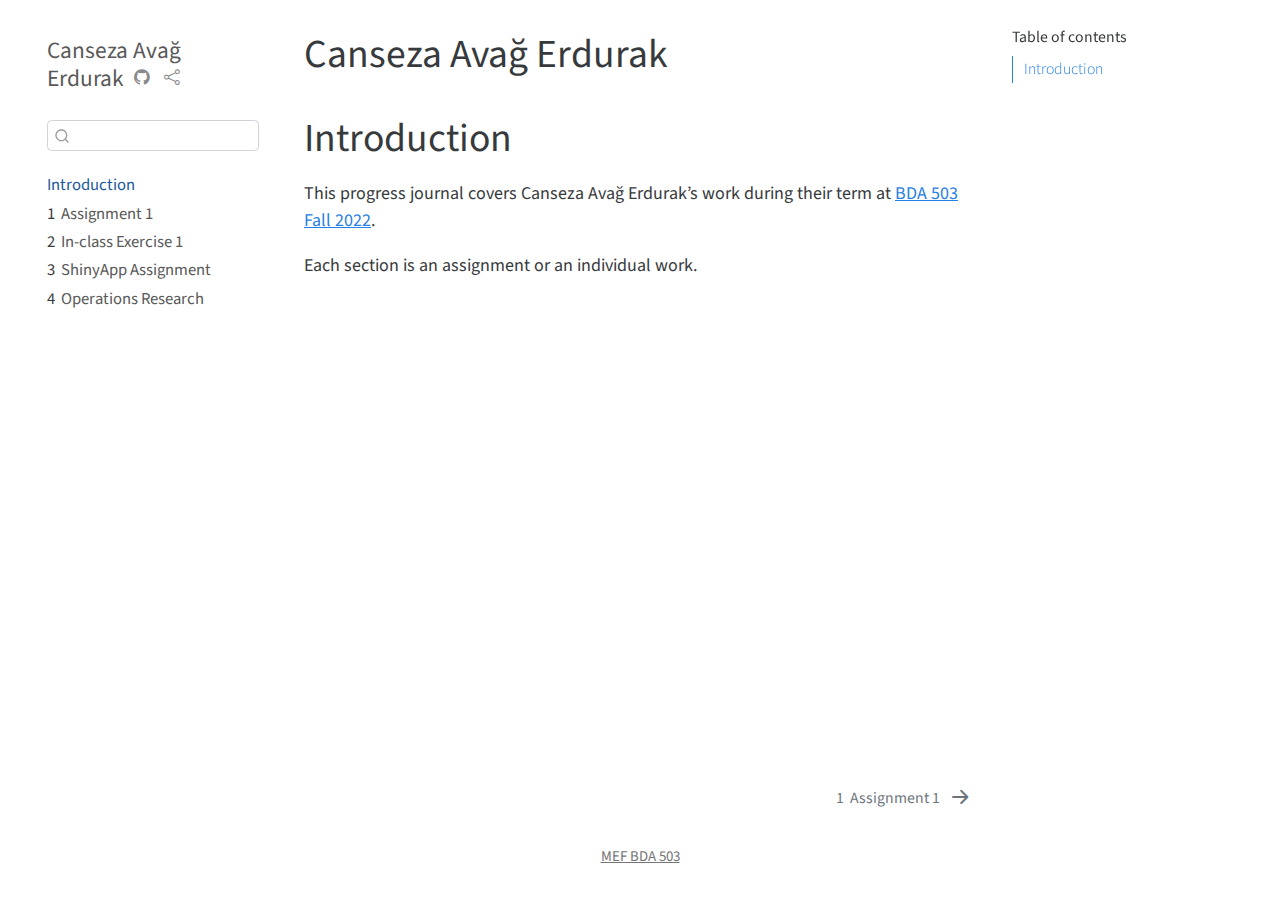
<file: docs/index.html>
<!DOCTYPE html>
<html xmlns="http://www.w3.org/1999/xhtml" lang="en" xml:lang="en"><head>

<meta charset="utf-8">
<meta name="generator" content="quarto-1.1.251">

<meta name="viewport" content="width=device-width, initial-scale=1.0, user-scalable=yes">


<title>Canseza Avağ Erdurak</title>
<style>
code{white-space: pre-wrap;}
span.smallcaps{font-variant: small-caps;}
div.columns{display: flex; gap: min(4vw, 1.5em);}
div.column{flex: auto; overflow-x: auto;}
div.hanging-indent{margin-left: 1.5em; text-indent: -1.5em;}
ul.task-list{list-style: none;}
ul.task-list li input[type="checkbox"] {
  width: 0.8em;
  margin: 0 0.8em 0.2em -1.6em;
  vertical-align: middle;
}
</style>


<script src="site_libs/quarto-nav/quarto-nav.js"></script>
<script src="site_libs/quarto-nav/headroom.min.js"></script>
<script src="site_libs/clipboard/clipboard.min.js"></script>
<script src="site_libs/quarto-search/autocomplete.umd.js"></script>
<script src="site_libs/quarto-search/fuse.min.js"></script>
<script src="site_libs/quarto-search/quarto-search.js"></script>
<meta name="quarto:offset" content="./">
<link href="./assignment1.html" rel="next">
<script src="site_libs/quarto-html/quarto.js"></script>
<script src="site_libs/quarto-html/popper.min.js"></script>
<script src="site_libs/quarto-html/tippy.umd.min.js"></script>
<script src="site_libs/quarto-html/anchor.min.js"></script>
<link href="site_libs/quarto-html/tippy.css" rel="stylesheet">
<link href="site_libs/quarto-html/quarto-syntax-highlighting.css" rel="stylesheet" id="quarto-text-highlighting-styles">
<script src="site_libs/bootstrap/bootstrap.min.js"></script>
<link href="site_libs/bootstrap/bootstrap-icons.css" rel="stylesheet">
<link href="site_libs/bootstrap/bootstrap.min.css" rel="stylesheet" id="quarto-bootstrap" data-mode="light">
<script id="quarto-search-options" type="application/json">{
  "location": "sidebar",
  "copy-button": false,
  "collapse-after": 3,
  "panel-placement": "start",
  "type": "textbox",
  "limit": 20,
  "language": {
    "search-no-results-text": "No results",
    "search-matching-documents-text": "matching documents",
    "search-copy-link-title": "Copy link to search",
    "search-hide-matches-text": "Hide additional matches",
    "search-more-match-text": "more match in this document",
    "search-more-matches-text": "more matches in this document",
    "search-clear-button-title": "Clear",
    "search-detached-cancel-button-title": "Cancel",
    "search-submit-button-title": "Submit"
  }
}</script>


</head>

<body class="nav-sidebar floating">

<div id="quarto-search-results"></div>
  <header id="quarto-header" class="headroom fixed-top">
  <nav class="quarto-secondary-nav" data-bs-toggle="collapse" data-bs-target="#quarto-sidebar" aria-controls="quarto-sidebar" aria-expanded="false" aria-label="Toggle sidebar navigation" onclick="if (window.quartoToggleHeadroom) { window.quartoToggleHeadroom(); }">
    <div class="container-fluid d-flex justify-content-between">
      <h1 class="quarto-secondary-nav-title">Canseza Avağ Erdurak</h1>
      <button type="button" class="quarto-btn-toggle btn" aria-label="Show secondary navigation">
        <i class="bi bi-chevron-right"></i>
      </button>
    </div>
  </nav>
</header>
<!-- content -->
<div id="quarto-content" class="quarto-container page-columns page-rows-contents page-layout-article">
<!-- sidebar -->
  <nav id="quarto-sidebar" class="sidebar collapse sidebar-navigation floating overflow-auto">
    <div class="pt-lg-2 mt-2 text-left sidebar-header">
    <div class="sidebar-title mb-0 py-0">
      <a href="./">Canseza Avağ Erdurak</a> 
        <div class="sidebar-tools-main">
    <a href="https://github.com/pjournal/mef06-avagcanseza" title="Source Code" class="sidebar-tool px-1"><i class="bi bi-github"></i></a>
    <a href="" title="Share" id="sidebar-tool-dropdown-0" class="sidebar-tool dropdown-toggle px-1" data-bs-toggle="dropdown" aria-expanded="false"><i class="bi bi-share"></i></a>
    <ul class="dropdown-menu" aria-labelledby="sidebar-tool-dropdown-0">
        <li>
          <a class="dropdown-item sidebar-tools-main-item" href="https://twitter.com/intent/tweet?url=|url|">
            <i class="bi bi-bi-twitter pe-1"></i>
          Twitter
          </a>
        </li>
        <li>
          <a class="dropdown-item sidebar-tools-main-item" href="https://www.facebook.com/sharer/sharer.php?u=|url|">
            <i class="bi bi-bi-facebook pe-1"></i>
          Facebook
          </a>
        </li>
    </ul>
</div>
    </div>
      </div>
      <div class="mt-2 flex-shrink-0 align-items-center">
        <div class="sidebar-search">
        <div id="quarto-search" class="" title="Search"></div>
        </div>
      </div>
    <div class="sidebar-menu-container"> 
    <ul class="list-unstyled mt-1">
        <li class="sidebar-item">
  <div class="sidebar-item-container"> 
  <a href="./index.html" class="sidebar-item-text sidebar-link active">Introduction</a>
  </div>
</li>
        <li class="sidebar-item">
  <div class="sidebar-item-container"> 
  <a href="./assignment1.html" class="sidebar-item-text sidebar-link"><span class="chapter-number">1</span>&nbsp; <span class="chapter-title">Assignment 1</span></a>
  </div>
</li>
        <li class="sidebar-item">
  <div class="sidebar-item-container"> 
  <a href="./inclass_exercise1.html" class="sidebar-item-text sidebar-link"><span class="chapter-number">2</span>&nbsp; <span class="chapter-title">In-class Exercise 1</span></a>
  </div>
</li>
        <li class="sidebar-item">
  <div class="sidebar-item-container"> 
  <a href="./assignment3.html" class="sidebar-item-text sidebar-link"><span class="chapter-number">3</span>&nbsp; <span class="chapter-title">ShinyApp Assignment</span></a>
  </div>
</li>
        <li class="sidebar-item">
  <div class="sidebar-item-container"> 
  <a href="./assignment4.html" class="sidebar-item-text sidebar-link"><span class="chapter-number">4</span>&nbsp; <span class="chapter-title">Operations Research</span></a>
  </div>
</li>
    </ul>
    </div>
</nav>
<!-- margin-sidebar -->
    <div id="quarto-margin-sidebar" class="sidebar margin-sidebar">
        <nav id="TOC" role="doc-toc" class="toc-active">
    <h2 id="toc-title">Table of contents</h2>
   
  <ul>
  <li><a href="#introduction" id="toc-introduction" class="nav-link active" data-scroll-target="#introduction">Introduction</a></li>
  </ul>
</nav>
    </div>
<!-- main -->
<main class="content" id="quarto-document-content">

<header id="title-block-header" class="quarto-title-block default">
<div class="quarto-title">
<h1 class="title d-none d-lg-block">Canseza Avağ Erdurak</h1>
</div>



<div class="quarto-title-meta">

    
    
  </div>
  

</header>

<section id="introduction" class="level1 unnumbered">
<h1 class="unnumbered">Introduction</h1>
<!-- DO NOT TOUCH THIS PART EXCEPT FILLING YOUR OR YOUR GROUP's NAME -->
<p>This progress journal covers Canseza Avağ Erdurak’s work during their term at <a href="https://mef-bda503.github.io/fall22/">BDA 503 Fall 2022</a>.</p>
<p>Each section is an assignment or an individual work.</p>
<!-- IF THIS IS A GROUP UNCOMMENT BELOW -->
<!-- # Group Members

+ [Member 1](Member 1's Progress Journal URL with https://)  
+ [Member 2](Member 2's Progress Journal URL with https://)
+ [Member 3](Member 3's Progress Journal URL with https://)

# Group Project Details

Our group project is [PROJECT NAME]. [SHORT DESCRIPTION] -->


</section>

</main> <!-- /main -->
<script id="quarto-html-after-body" type="application/javascript">
window.document.addEventListener("DOMContentLoaded", function (event) {
  const toggleBodyColorMode = (bsSheetEl) => {
    const mode = bsSheetEl.getAttribute("data-mode");
    const bodyEl = window.document.querySelector("body");
    if (mode === "dark") {
      bodyEl.classList.add("quarto-dark");
      bodyEl.classList.remove("quarto-light");
    } else {
      bodyEl.classList.add("quarto-light");
      bodyEl.classList.remove("quarto-dark");
    }
  }
  const toggleBodyColorPrimary = () => {
    const bsSheetEl = window.document.querySelector("link#quarto-bootstrap");
    if (bsSheetEl) {
      toggleBodyColorMode(bsSheetEl);
    }
  }
  toggleBodyColorPrimary();  
  const icon = "";
  const anchorJS = new window.AnchorJS();
  anchorJS.options = {
    placement: 'right',
    icon: icon
  };
  anchorJS.add('.anchored');
  const clipboard = new window.ClipboardJS('.code-copy-button', {
    target: function(trigger) {
      return trigger.previousElementSibling;
    }
  });
  clipboard.on('success', function(e) {
    // button target
    const button = e.trigger;
    // don't keep focus
    button.blur();
    // flash "checked"
    button.classList.add('code-copy-button-checked');
    var currentTitle = button.getAttribute("title");
    button.setAttribute("title", "Copied!");
    setTimeout(function() {
      button.setAttribute("title", currentTitle);
      button.classList.remove('code-copy-button-checked');
    }, 1000);
    // clear code selection
    e.clearSelection();
  });
  function tippyHover(el, contentFn) {
    const config = {
      allowHTML: true,
      content: contentFn,
      maxWidth: 500,
      delay: 100,
      arrow: false,
      appendTo: function(el) {
          return el.parentElement;
      },
      interactive: true,
      interactiveBorder: 10,
      theme: 'quarto',
      placement: 'bottom-start'
    };
    window.tippy(el, config); 
  }
  const noterefs = window.document.querySelectorAll('a[role="doc-noteref"]');
  for (var i=0; i<noterefs.length; i++) {
    const ref = noterefs[i];
    tippyHover(ref, function() {
      // use id or data attribute instead here
      let href = ref.getAttribute('data-footnote-href') || ref.getAttribute('href');
      try { href = new URL(href).hash; } catch {}
      const id = href.replace(/^#\/?/, "");
      const note = window.document.getElementById(id);
      return note.innerHTML;
    });
  }
  var bibliorefs = window.document.querySelectorAll('a[role="doc-biblioref"]');
  for (var i=0; i<bibliorefs.length; i++) {
    const ref = bibliorefs[i];
    const cites = ref.parentNode.getAttribute('data-cites').split(' ');
    tippyHover(ref, function() {
      var popup = window.document.createElement('div');
      cites.forEach(function(cite) {
        var citeDiv = window.document.createElement('div');
        citeDiv.classList.add('hanging-indent');
        citeDiv.classList.add('csl-entry');
        var biblioDiv = window.document.getElementById('ref-' + cite);
        if (biblioDiv) {
          citeDiv.innerHTML = biblioDiv.innerHTML;
        }
        popup.appendChild(citeDiv);
      });
      return popup.innerHTML;
    });
  }
});
</script>
<nav class="page-navigation">
  <div class="nav-page nav-page-previous">
  </div>
  <div class="nav-page nav-page-next">
      <a href="./assignment1.html" class="pagination-link">
        <span class="nav-page-text"><span class="chapter-number">1</span>&nbsp; <span class="chapter-title">Assignment 1</span></span> <i class="bi bi-arrow-right-short"></i>
      </a>
  </div>
</nav>
</div> <!-- /content -->
<footer class="footer">
  <div class="nav-footer">
      <div class="nav-footer-center"><a href="https://mef-bda503.github.io">MEF BDA 503</a></div>
  </div>
</footer>



</body></html>
</file>
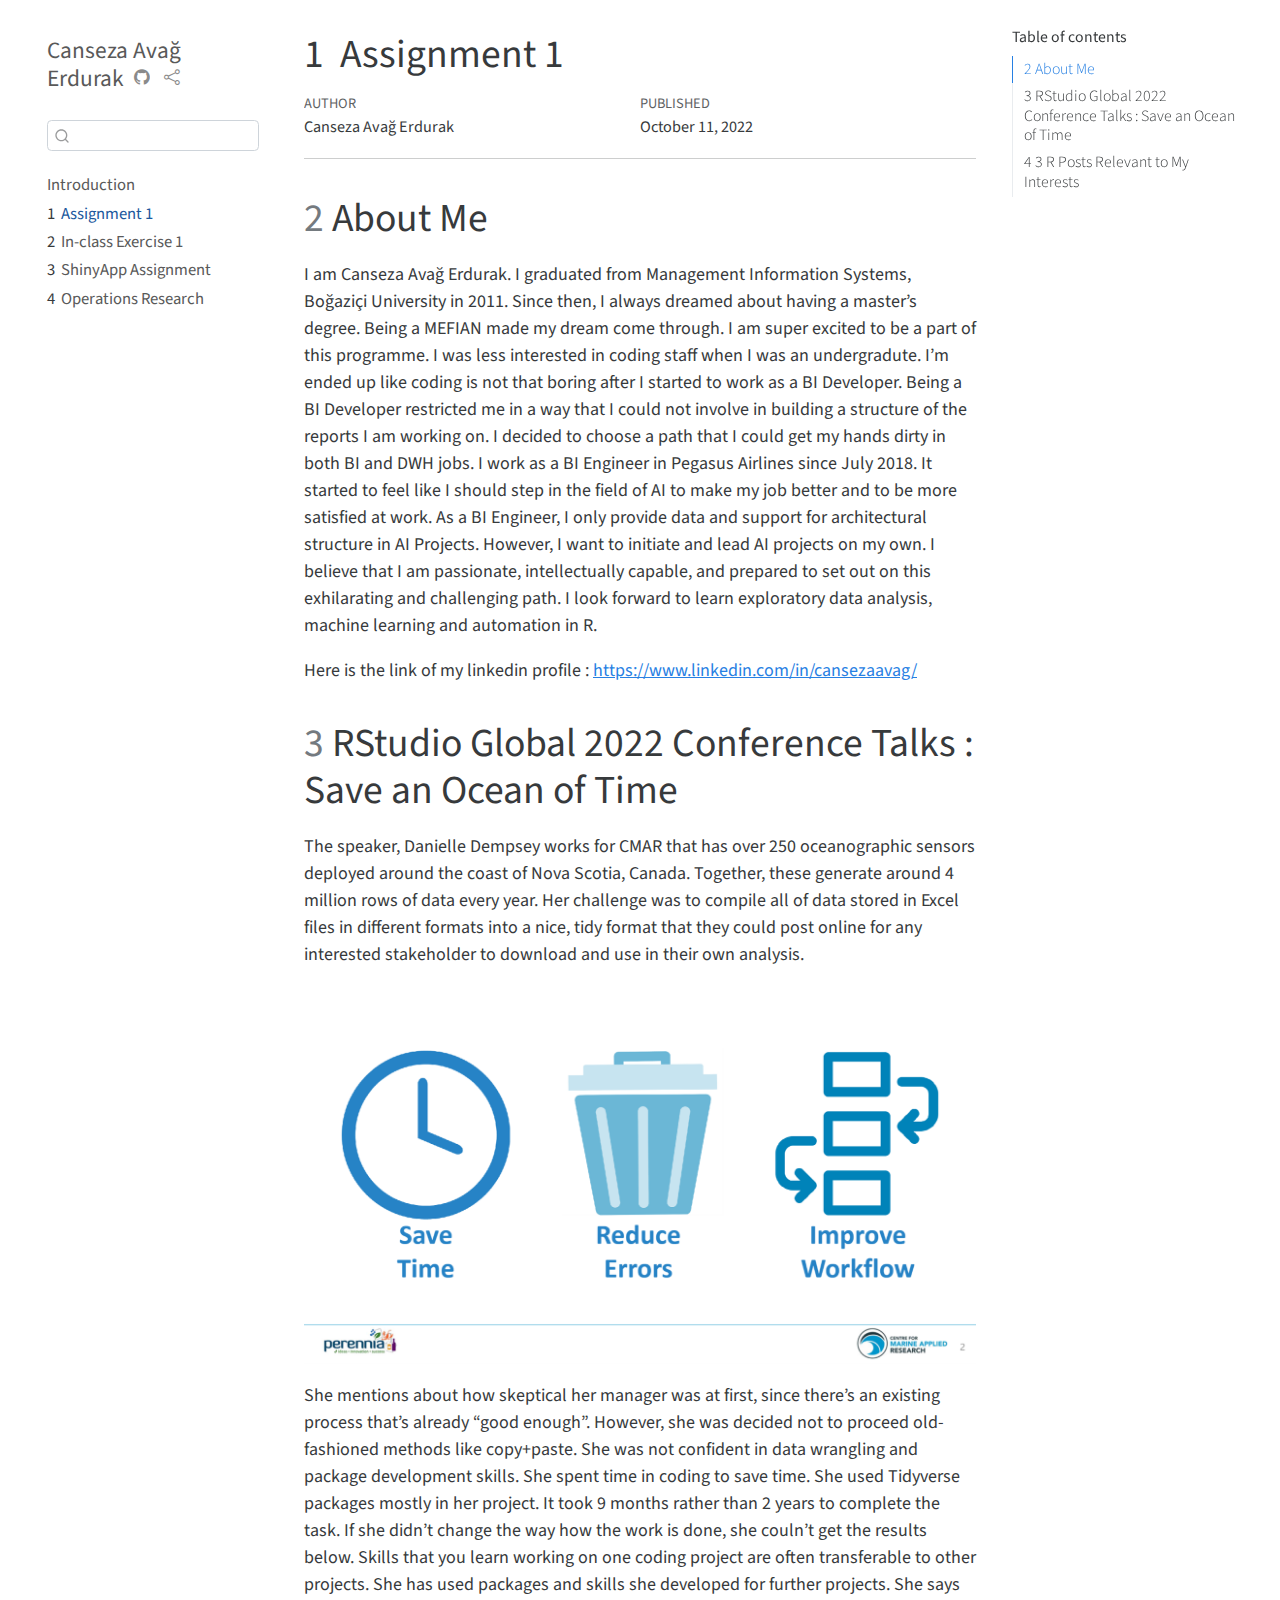
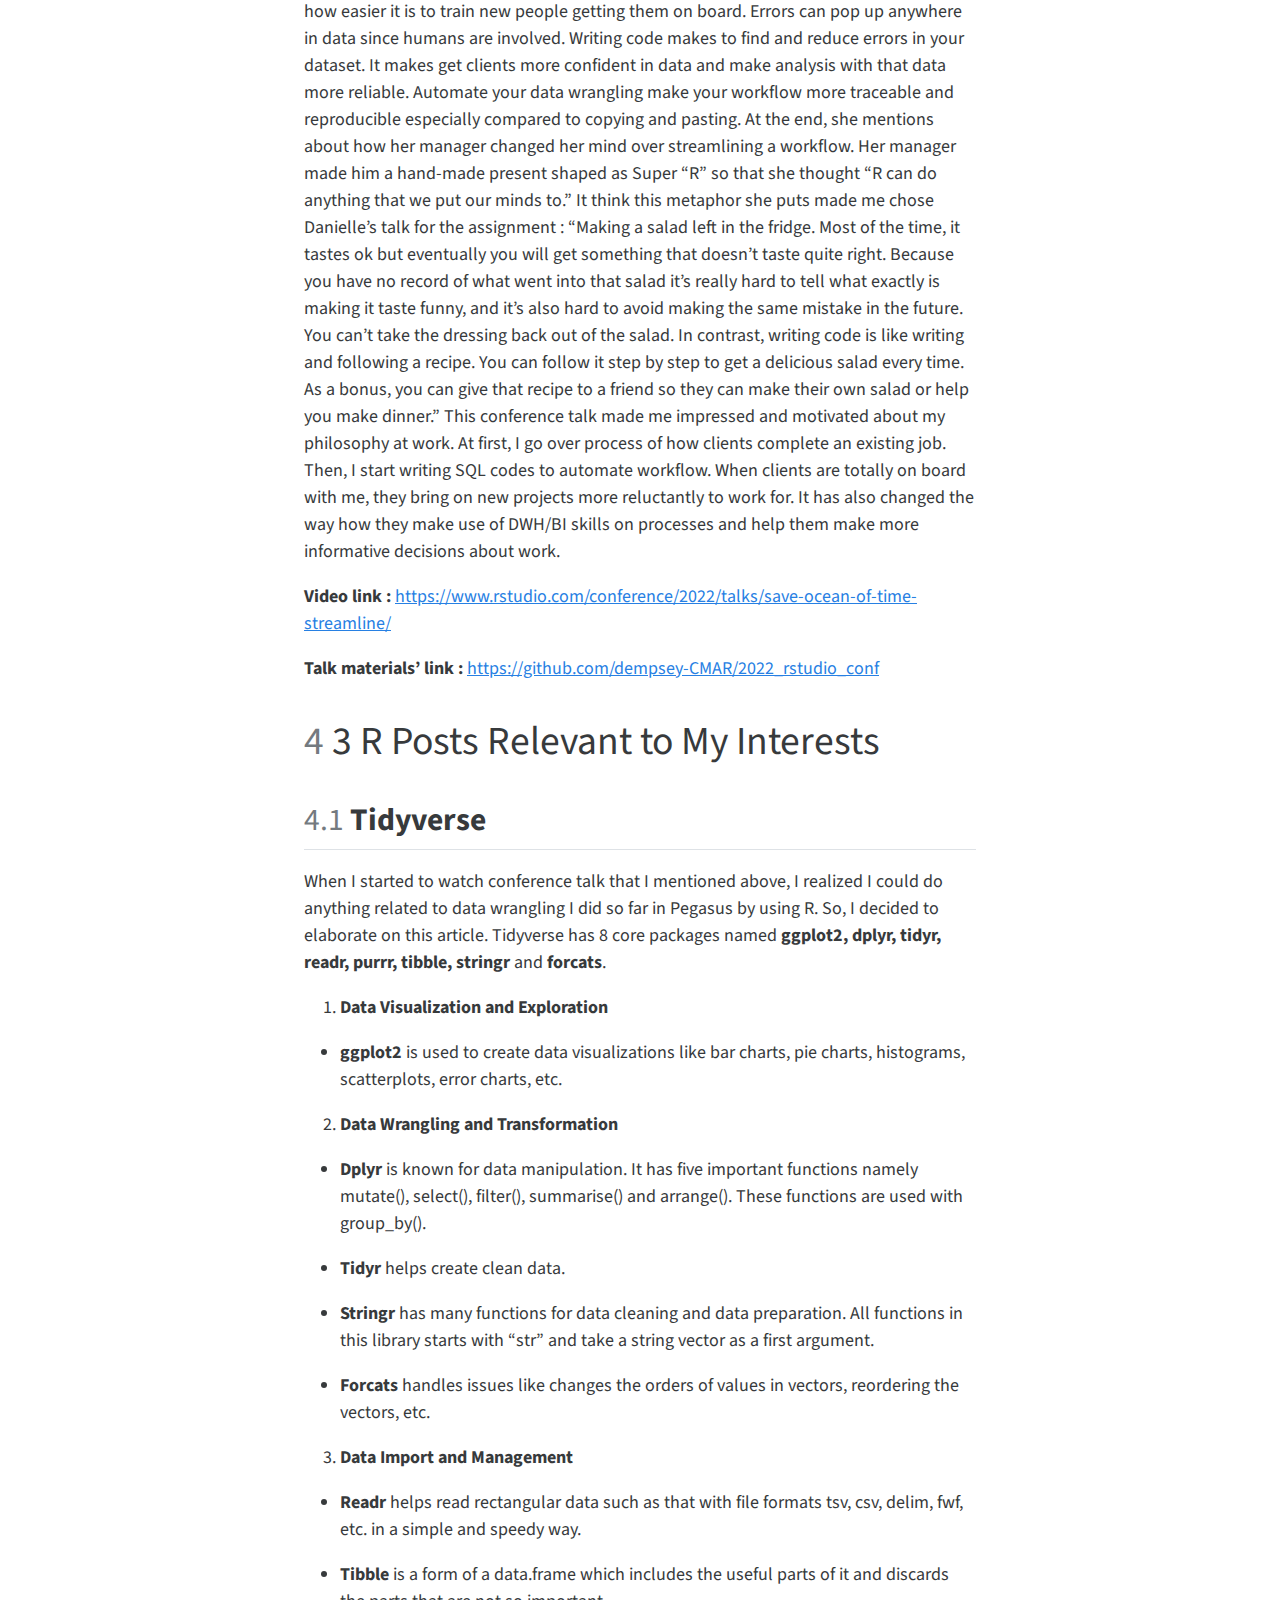
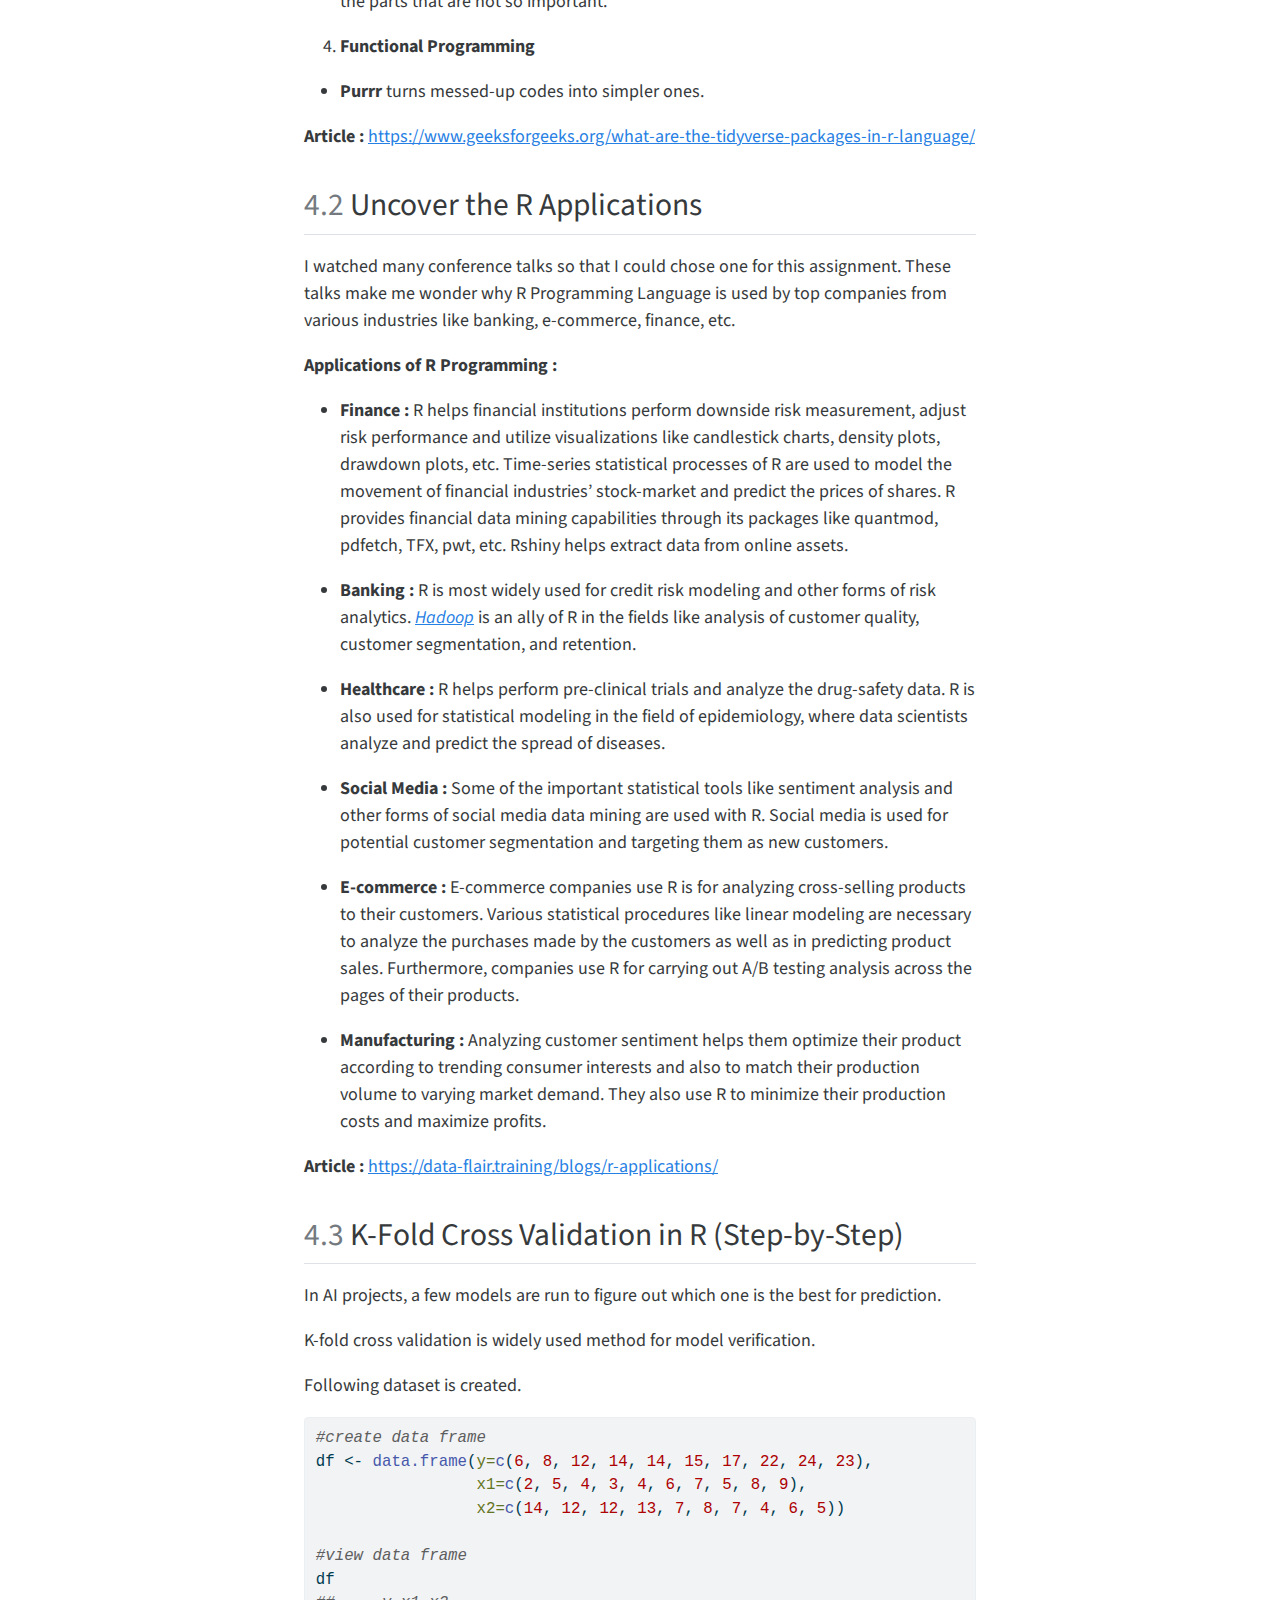
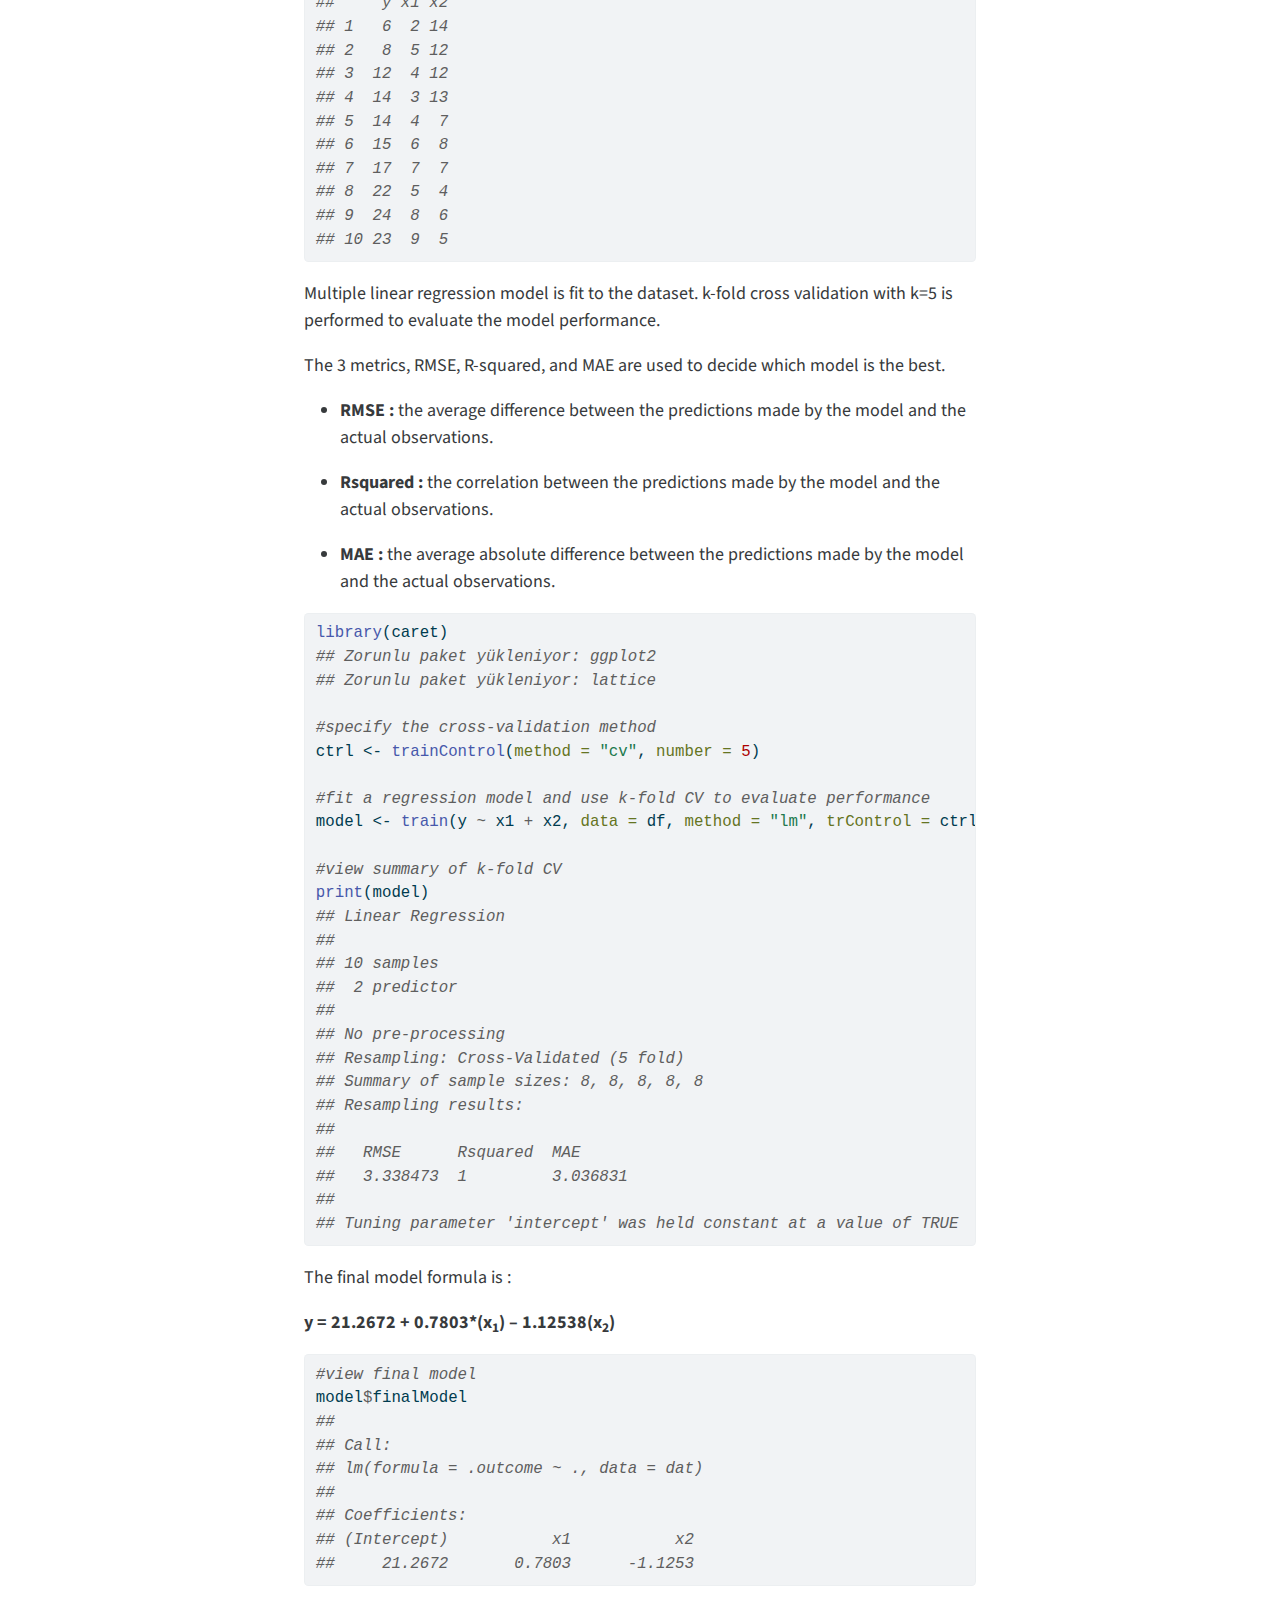
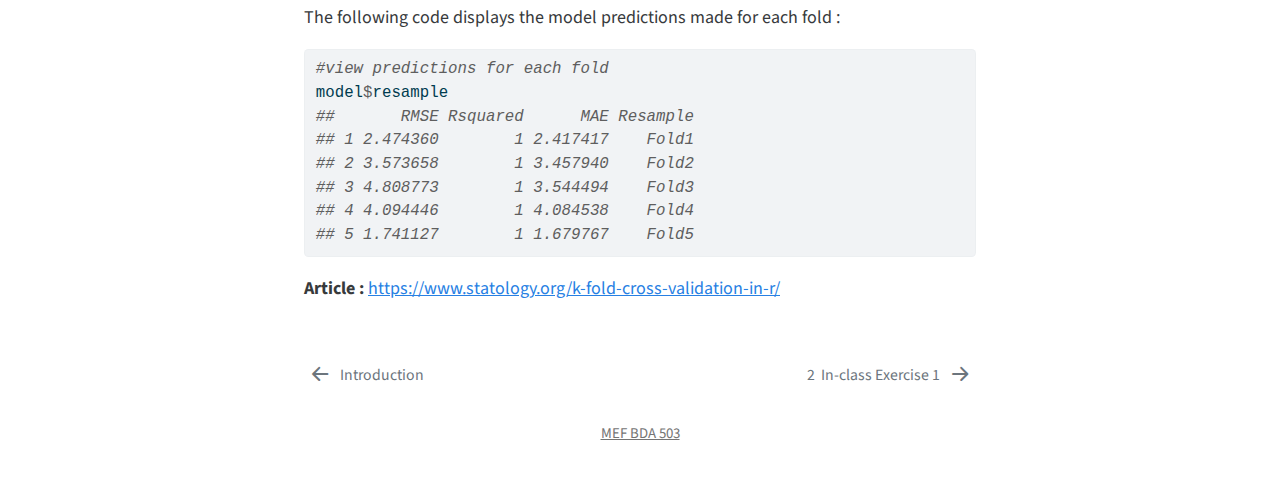
<file: docs/assignment1.html>
<!DOCTYPE html>
<html xmlns="http://www.w3.org/1999/xhtml" lang="en" xml:lang="en"><head>

<meta charset="utf-8">
<meta name="generator" content="quarto-1.1.251">

<meta name="viewport" content="width=device-width, initial-scale=1.0, user-scalable=yes">

<meta name="author" content="Canseza Avağ Erdurak">
<meta name="dcterms.date" content="2022-10-11">

<title>Canseza Avağ Erdurak - 1&nbsp; Assignment 1</title>
<style>
code{white-space: pre-wrap;}
span.smallcaps{font-variant: small-caps;}
div.columns{display: flex; gap: min(4vw, 1.5em);}
div.column{flex: auto; overflow-x: auto;}
div.hanging-indent{margin-left: 1.5em; text-indent: -1.5em;}
ul.task-list{list-style: none;}
ul.task-list li input[type="checkbox"] {
  width: 0.8em;
  margin: 0 0.8em 0.2em -1.6em;
  vertical-align: middle;
}
pre > code.sourceCode { white-space: pre; position: relative; }
pre > code.sourceCode > span { display: inline-block; line-height: 1.25; }
pre > code.sourceCode > span:empty { height: 1.2em; }
.sourceCode { overflow: visible; }
code.sourceCode > span { color: inherit; text-decoration: inherit; }
div.sourceCode { margin: 1em 0; }
pre.sourceCode { margin: 0; }
@media screen {
div.sourceCode { overflow: auto; }
}
@media print {
pre > code.sourceCode { white-space: pre-wrap; }
pre > code.sourceCode > span { text-indent: -5em; padding-left: 5em; }
}
pre.numberSource code
  { counter-reset: source-line 0; }
pre.numberSource code > span
  { position: relative; left: -4em; counter-increment: source-line; }
pre.numberSource code > span > a:first-child::before
  { content: counter(source-line);
    position: relative; left: -1em; text-align: right; vertical-align: baseline;
    border: none; display: inline-block;
    -webkit-touch-callout: none; -webkit-user-select: none;
    -khtml-user-select: none; -moz-user-select: none;
    -ms-user-select: none; user-select: none;
    padding: 0 4px; width: 4em;
    color: #aaaaaa;
  }
pre.numberSource { margin-left: 3em; border-left: 1px solid #aaaaaa;  padding-left: 4px; }
div.sourceCode
  {   }
@media screen {
pre > code.sourceCode > span > a:first-child::before { text-decoration: underline; }
}
code span.al { color: #ff0000; font-weight: bold; } /* Alert */
code span.an { color: #60a0b0; font-weight: bold; font-style: italic; } /* Annotation */
code span.at { color: #7d9029; } /* Attribute */
code span.bn { color: #40a070; } /* BaseN */
code span.bu { color: #008000; } /* BuiltIn */
code span.cf { color: #007020; font-weight: bold; } /* ControlFlow */
code span.ch { color: #4070a0; } /* Char */
code span.cn { color: #880000; } /* Constant */
code span.co { color: #60a0b0; font-style: italic; } /* Comment */
code span.cv { color: #60a0b0; font-weight: bold; font-style: italic; } /* CommentVar */
code span.do { color: #ba2121; font-style: italic; } /* Documentation */
code span.dt { color: #902000; } /* DataType */
code span.dv { color: #40a070; } /* DecVal */
code span.er { color: #ff0000; font-weight: bold; } /* Error */
code span.ex { } /* Extension */
code span.fl { color: #40a070; } /* Float */
code span.fu { color: #06287e; } /* Function */
code span.im { color: #008000; font-weight: bold; } /* Import */
code span.in { color: #60a0b0; font-weight: bold; font-style: italic; } /* Information */
code span.kw { color: #007020; font-weight: bold; } /* Keyword */
code span.op { color: #666666; } /* Operator */
code span.ot { color: #007020; } /* Other */
code span.pp { color: #bc7a00; } /* Preprocessor */
code span.sc { color: #4070a0; } /* SpecialChar */
code span.ss { color: #bb6688; } /* SpecialString */
code span.st { color: #4070a0; } /* String */
code span.va { color: #19177c; } /* Variable */
code span.vs { color: #4070a0; } /* VerbatimString */
code span.wa { color: #60a0b0; font-weight: bold; font-style: italic; } /* Warning */
</style>


<script src="site_libs/quarto-nav/quarto-nav.js"></script>
<script src="site_libs/quarto-nav/headroom.min.js"></script>
<script src="site_libs/clipboard/clipboard.min.js"></script>
<script src="site_libs/quarto-search/autocomplete.umd.js"></script>
<script src="site_libs/quarto-search/fuse.min.js"></script>
<script src="site_libs/quarto-search/quarto-search.js"></script>
<meta name="quarto:offset" content="./">
<link href="./inclass_exercise1.html" rel="next">
<link href="./index.html" rel="prev">
<script src="site_libs/quarto-html/quarto.js"></script>
<script src="site_libs/quarto-html/popper.min.js"></script>
<script src="site_libs/quarto-html/tippy.umd.min.js"></script>
<script src="site_libs/quarto-html/anchor.min.js"></script>
<link href="site_libs/quarto-html/tippy.css" rel="stylesheet">
<link href="site_libs/quarto-html/quarto-syntax-highlighting.css" rel="stylesheet" id="quarto-text-highlighting-styles">
<script src="site_libs/bootstrap/bootstrap.min.js"></script>
<link href="site_libs/bootstrap/bootstrap-icons.css" rel="stylesheet">
<link href="site_libs/bootstrap/bootstrap.min.css" rel="stylesheet" id="quarto-bootstrap" data-mode="light">
<script id="quarto-search-options" type="application/json">{
  "location": "sidebar",
  "copy-button": false,
  "collapse-after": 3,
  "panel-placement": "start",
  "type": "textbox",
  "limit": 20,
  "language": {
    "search-no-results-text": "No results",
    "search-matching-documents-text": "matching documents",
    "search-copy-link-title": "Copy link to search",
    "search-hide-matches-text": "Hide additional matches",
    "search-more-match-text": "more match in this document",
    "search-more-matches-text": "more matches in this document",
    "search-clear-button-title": "Clear",
    "search-detached-cancel-button-title": "Cancel",
    "search-submit-button-title": "Submit"
  }
}</script>


</head>

<body class="nav-sidebar floating">

<div id="quarto-search-results"></div>
  <header id="quarto-header" class="headroom fixed-top">
  <nav class="quarto-secondary-nav" data-bs-toggle="collapse" data-bs-target="#quarto-sidebar" aria-controls="quarto-sidebar" aria-expanded="false" aria-label="Toggle sidebar navigation" onclick="if (window.quartoToggleHeadroom) { window.quartoToggleHeadroom(); }">
    <div class="container-fluid d-flex justify-content-between">
      <h1 class="quarto-secondary-nav-title"><span class="chapter-number">1</span>&nbsp; <span class="chapter-title">Assignment 1</span></h1>
      <button type="button" class="quarto-btn-toggle btn" aria-label="Show secondary navigation">
        <i class="bi bi-chevron-right"></i>
      </button>
    </div>
  </nav>
</header>
<!-- content -->
<div id="quarto-content" class="quarto-container page-columns page-rows-contents page-layout-article">
<!-- sidebar -->
  <nav id="quarto-sidebar" class="sidebar collapse sidebar-navigation floating overflow-auto">
    <div class="pt-lg-2 mt-2 text-left sidebar-header">
    <div class="sidebar-title mb-0 py-0">
      <a href="./">Canseza Avağ Erdurak</a> 
        <div class="sidebar-tools-main">
    <a href="https://github.com/pjournal/mef06-avagcanseza" title="Source Code" class="sidebar-tool px-1"><i class="bi bi-github"></i></a>
    <a href="" title="Share" id="sidebar-tool-dropdown-0" class="sidebar-tool dropdown-toggle px-1" data-bs-toggle="dropdown" aria-expanded="false"><i class="bi bi-share"></i></a>
    <ul class="dropdown-menu" aria-labelledby="sidebar-tool-dropdown-0">
        <li>
          <a class="dropdown-item sidebar-tools-main-item" href="https://twitter.com/intent/tweet?url=|url|">
            <i class="bi bi-bi-twitter pe-1"></i>
          Twitter
          </a>
        </li>
        <li>
          <a class="dropdown-item sidebar-tools-main-item" href="https://www.facebook.com/sharer/sharer.php?u=|url|">
            <i class="bi bi-bi-facebook pe-1"></i>
          Facebook
          </a>
        </li>
    </ul>
</div>
    </div>
      </div>
      <div class="mt-2 flex-shrink-0 align-items-center">
        <div class="sidebar-search">
        <div id="quarto-search" class="" title="Search"></div>
        </div>
      </div>
    <div class="sidebar-menu-container"> 
    <ul class="list-unstyled mt-1">
        <li class="sidebar-item">
  <div class="sidebar-item-container"> 
  <a href="./index.html" class="sidebar-item-text sidebar-link">Introduction</a>
  </div>
</li>
        <li class="sidebar-item">
  <div class="sidebar-item-container"> 
  <a href="./assignment1.html" class="sidebar-item-text sidebar-link active"><span class="chapter-number">1</span>&nbsp; <span class="chapter-title">Assignment 1</span></a>
  </div>
</li>
        <li class="sidebar-item">
  <div class="sidebar-item-container"> 
  <a href="./inclass_exercise1.html" class="sidebar-item-text sidebar-link"><span class="chapter-number">2</span>&nbsp; <span class="chapter-title">In-class Exercise 1</span></a>
  </div>
</li>
        <li class="sidebar-item">
  <div class="sidebar-item-container"> 
  <a href="./assignment3.html" class="sidebar-item-text sidebar-link"><span class="chapter-number">3</span>&nbsp; <span class="chapter-title">ShinyApp Assignment</span></a>
  </div>
</li>
        <li class="sidebar-item">
  <div class="sidebar-item-container"> 
  <a href="./assignment4.html" class="sidebar-item-text sidebar-link"><span class="chapter-number">4</span>&nbsp; <span class="chapter-title">Operations Research</span></a>
  </div>
</li>
    </ul>
    </div>
</nav>
<!-- margin-sidebar -->
    <div id="quarto-margin-sidebar" class="sidebar margin-sidebar">
        <nav id="TOC" role="doc-toc" class="toc-active">
    <h2 id="toc-title">Table of contents</h2>
   
  <ul>
  <li><a href="#about-me" id="toc-about-me" class="nav-link active" data-scroll-target="#about-me"><span class="toc-section-number">2</span>  About Me</a></li>
  <li><a href="#rstudio-global-2022-conference-talks-save-an-ocean-of-time" id="toc-rstudio-global-2022-conference-talks-save-an-ocean-of-time" class="nav-link" data-scroll-target="#rstudio-global-2022-conference-talks-save-an-ocean-of-time"><span class="toc-section-number">3</span>  RStudio Global 2022 Conference Talks : Save an Ocean of Time</a></li>
  <li><a href="#r-posts-relevant-to-my-interests" id="toc-r-posts-relevant-to-my-interests" class="nav-link" data-scroll-target="#r-posts-relevant-to-my-interests"><span class="toc-section-number">4</span>  3 R Posts Relevant to My Interests</a>
  <ul class="collapse">
  <li><a href="#tidyverse" id="toc-tidyverse" class="nav-link" data-scroll-target="#tidyverse"><span class="toc-section-number">4.1</span>  <strong>Tidyverse</strong></a></li>
  <li><a href="#uncover-the-r-applications" id="toc-uncover-the-r-applications" class="nav-link" data-scroll-target="#uncover-the-r-applications"><span class="toc-section-number">4.2</span>  Uncover the R Applications</a></li>
  <li><a href="#k-fold-cross-validation-in-r-step-by-step" id="toc-k-fold-cross-validation-in-r-step-by-step" class="nav-link" data-scroll-target="#k-fold-cross-validation-in-r-step-by-step"><span class="toc-section-number">4.3</span>  K-Fold Cross Validation in R (Step-by-Step)</a></li>
  </ul></li>
  </ul>
</nav>
    </div>
<!-- main -->
<main class="content" id="quarto-document-content">

<header id="title-block-header" class="quarto-title-block default">
<div class="quarto-title">
<h1 class="title d-none d-lg-block"><span class="chapter-number">1</span>&nbsp; <span class="chapter-title">Assignment 1</span></h1>
</div>



<div class="quarto-title-meta">

    <div>
    <div class="quarto-title-meta-heading">Author</div>
    <div class="quarto-title-meta-contents">
             <p>Canseza Avağ Erdurak </p>
          </div>
  </div>
    
    <div>
    <div class="quarto-title-meta-heading">Published</div>
    <div class="quarto-title-meta-contents">
      <p class="date">October 11, 2022</p>
    </div>
  </div>
    
  </div>
  

</header>

<hr>
<section id="about-me" class="level1" data-number="2">
<h1 data-number="2"><span class="header-section-number">2</span> About Me</h1>
<p>I am Canseza Avağ Erdurak. I graduated from Management Information Systems, Boğaziçi University in 2011. Since then, I always dreamed about having a master’s degree. Being a MEFIAN made my dream come through. I am super excited to be a part of this programme. I was less interested in coding staff when I was an undergradute. I’m ended up like coding is not that boring after I started to work as a BI Developer. Being a BI Developer restricted me in a way that I could not involve in building a structure of the reports I am working on. I decided to choose a path that I could get my hands dirty in both BI and DWH jobs. I work as a BI Engineer in Pegasus Airlines since July 2018. It started to feel like I should step in the field of AI to make my job better and to be more satisfied at work. As a BI Engineer, I only provide data and support for architectural structure in AI Projects. However, I want to initiate and lead AI projects on my own. I believe that I am passionate, intellectually capable, and prepared to set out on this exhilarating and challenging path. I look forward to learn exploratory data analysis, machine learning and automation in R.</p>
<p>Here is the link of my linkedin profile : <a href="https://www.linkedin.com/in/cansezaavag/" class="uri">https://www.linkedin.com/in/cansezaavag/</a></p>
</section>
<section id="rstudio-global-2022-conference-talks-save-an-ocean-of-time" class="level1" data-number="3">
<h1 data-number="3"><span class="header-section-number">3</span> RStudio Global 2022 Conference Talks : Save an Ocean of Time</h1>
<p>The speaker, Danielle Dempsey works for CMAR that has over 250 oceanographic sensors deployed around the coast of Nova Scotia, Canada. Together, these generate around 4 million rows of data every year. Her challenge was to compile all of data stored in Excel files in different formats into a nice, tidy format that they could post online for any interested stakeholder to download and use in their own analysis.</p>
<p><img src="writingcode.png" class="img-fluid"></p>
<p>She mentions about how skeptical her manager was at first, since there’s an existing process that’s already “good enough”. However, she was decided not to proceed old-fashioned methods like copy+paste. She was not confident in data wrangling and package development skills. She spent time in coding to save time. She used Tidyverse packages mostly in her project. It took 9 months rather than 2 years to complete the task. If she didn’t change the way how the work is done, she couln’t get the results below. Skills that you learn working on one coding project are often transferable to other projects. She has used packages and skills she developed for further projects. She says how easier it is to train new people getting them on board. Errors can pop up anywhere in data since humans are involved. Writing code makes to find and reduce errors in your dataset. It makes get clients more confident in data and make analysis with that data more reliable. Automate your data wrangling make your workflow more traceable and reproducible especially compared to copying and pasting. At the end, she mentions about how her manager changed her mind over streamlining a workflow. Her manager made him a hand-made present shaped as Super “R” so that she thought “R can do anything that we put our minds to.” It think this metaphor she puts made me chose Danielle’s talk for the assignment : “Making a salad left in the fridge. Most of the time, it tastes ok but eventually you will get something that doesn’t taste quite right. Because you have no record of what went into that salad it’s really hard to tell what exactly is making it taste funny, and it’s also hard to avoid making the same mistake in the future. You can’t take the dressing back out of the salad. In contrast, writing code is like writing and following a recipe. You can follow it step by step to get a delicious salad every time. As a bonus, you can give that recipe to a friend so they can make their own salad or help you make dinner.” This conference talk made me impressed and motivated about my philosophy at work. At first, I go over process of how clients complete an existing job. Then, I start writing SQL codes to automate workflow. When clients are totally on board with me, they bring on new projects more reluctantly to work for. It has also changed the way how they make use of DWH/BI skills on processes and help them make more informative decisions about work.</p>
<p><strong>Video link :</strong> <a href="https://www.rstudio.com/conference/2022/talks/save-ocean-of-time-streamline/" class="uri">https://www.rstudio.com/conference/2022/talks/save-ocean-of-time-streamline/</a></p>
<p><strong>Talk materials’ link :</strong> <a href="https://github.com/dempsey-CMAR/2022_rstudio_conf" class="uri">https://github.com/dempsey-CMAR/2022_rstudio_conf</a></p>
</section>
<section id="r-posts-relevant-to-my-interests" class="level1" data-number="4">
<h1 data-number="4"><span class="header-section-number">4</span> 3 R Posts Relevant to My Interests</h1>
<section id="tidyverse" class="level2" data-number="4.1">
<h2 data-number="4.1" class="anchored" data-anchor-id="tidyverse"><span class="header-section-number">4.1</span> <strong>Tidyverse</strong></h2>
<p>When I started to watch conference talk that I mentioned above, I realized I could do anything related to data wrangling I did so far in Pegasus by using R. So, I decided to elaborate on this article. Tidyverse has 8 core packages named <strong>ggplot2, dplyr, tidyr, readr, purrr, tibble, stringr</strong> and <strong>forcats</strong>.</p>
<ol type="1">
<li><strong>Data Visualization and Exploration</strong></li>
</ol>
<ul>
<li><strong>ggplot2</strong> is used to create data visualizations like bar charts, pie charts, histograms, scatterplots, error charts, etc.</li>
</ul>
<ol start="2" type="1">
<li><strong>Data Wrangling and Transformation</strong></li>
</ol>
<ul>
<li><p><strong>Dplyr</strong> is known for data manipulation. It has five important functions namely mutate(), select(), filter(), summarise() and arrange(). These functions are used with group_by().</p></li>
<li><p><strong>Tidyr</strong> helps create clean data.</p></li>
<li><p><strong>Stringr</strong> has many functions for data cleaning and data preparation. All functions in this library starts with “str” and take a string vector as a first argument.</p></li>
<li><p><strong>Forcats</strong> handles issues like changes the orders of values in vectors, reordering the vectors, etc.</p></li>
</ul>
<ol start="3" type="1">
<li><strong>Data Import and Management</strong></li>
</ol>
<ul>
<li><p><strong>Readr</strong> helps read rectangular data such as that with file formats tsv, csv, delim, fwf, etc. in a simple and speedy way.</p></li>
<li><p><strong>Tibble</strong> is a form of a data.frame which includes the useful parts of it and discards the parts that are not so important.</p></li>
</ul>
<ol start="4" type="1">
<li><strong>Functional Programming</strong></li>
</ol>
<ul>
<li><strong>Purrr</strong> turns messed-up codes into simpler ones.</li>
</ul>
<p><strong>Article :</strong> <a href="https://www.geeksforgeeks.org/what-are-the-tidyverse-packages-in-r-language/" class="uri">https://www.geeksforgeeks.org/what-are-the-tidyverse-packages-in-r-language/</a></p>
</section>
<section id="uncover-the-r-applications" class="level2" data-number="4.2">
<h2 data-number="4.2" class="anchored" data-anchor-id="uncover-the-r-applications"><span class="header-section-number">4.2</span> Uncover the R Applications</h2>
<p>I watched many conference talks so that I could chose one for this assignment. These talks make me wonder why R Programming Language is used by top companies from various industries like banking, e-commerce, finance, etc.</p>
<p><strong>Applications of R Programming :</strong></p>
<ul>
<li><p><strong>Finance :</strong> R helps financial institutions perform downside risk measurement, adjust risk performance and utilize visualizations like candlestick charts, density plots, drawdown plots, etc. Time-series statistical processes of R are used to model the movement of financial industries’ stock-market and predict the prices of shares. R provides financial data mining capabilities through its packages like quantmod, pdfetch, TFX, pwt, etc. Rshiny helps extract data from online assets.</p></li>
<li><p><strong>Banking :</strong> R is most widely used for credit risk modeling and other forms of risk analytics. <a href="https://data-flair.training/blogs/hadoop-tutorials-home/"><em>Hadoop</em></a> is an ally of R in the fields like analysis of customer quality, customer segmentation, and retention.</p></li>
<li><p><strong>Healthcare :</strong> R helps perform pre-clinical trials and analyze the drug-safety data. R is also used for statistical modeling in the field of epidemiology, where data scientists analyze and predict the spread of diseases.</p></li>
<li><p><strong>Social Media :</strong> Some of the important statistical tools like sentiment analysis and other forms of social media data mining are used with R. Social media is used for potential customer segmentation and targeting them as new customers.</p></li>
<li><p><strong>E-commerce :</strong> E-commerce companies use R is for analyzing cross-selling products to their customers. Various statistical procedures like linear modeling are necessary to analyze the purchases made by the customers as well as in predicting product sales. Furthermore, companies use R for carrying out A/B testing analysis across the pages of their products.</p></li>
<li><p><strong>Manufacturing :</strong> Analyzing customer sentiment helps them optimize their product according to trending consumer interests and also to match their production volume to varying market demand. They also use R to minimize their production costs and maximize profits.</p></li>
</ul>
<p><strong>Article :</strong> <a href="https://data-flair.training/blogs/r-applications/" class="uri">https://data-flair.training/blogs/r-applications/</a></p>
</section>
<section id="k-fold-cross-validation-in-r-step-by-step" class="level2" data-number="4.3">
<h2 data-number="4.3" class="anchored" data-anchor-id="k-fold-cross-validation-in-r-step-by-step"><span class="header-section-number">4.3</span> K-Fold Cross Validation in R (Step-by-Step)</h2>
<p>In AI projects, a few models are run to figure out which one is the best for prediction.</p>
<p>K-fold cross validation is widely used method for model verification.</p>
<p>Following dataset is created.</p>
<div class="cell">
<div class="sourceCode cell-code" id="cb1"><pre class="sourceCode r code-with-copy"><code class="sourceCode r"><span id="cb1-1"><a href="#cb1-1" aria-hidden="true" tabindex="-1"></a><span class="co">#create data frame</span></span>
<span id="cb1-2"><a href="#cb1-2" aria-hidden="true" tabindex="-1"></a>df <span class="ot">&lt;-</span> <span class="fu">data.frame</span>(<span class="at">y=</span><span class="fu">c</span>(<span class="dv">6</span>, <span class="dv">8</span>, <span class="dv">12</span>, <span class="dv">14</span>, <span class="dv">14</span>, <span class="dv">15</span>, <span class="dv">17</span>, <span class="dv">22</span>, <span class="dv">24</span>, <span class="dv">23</span>),</span>
<span id="cb1-3"><a href="#cb1-3" aria-hidden="true" tabindex="-1"></a>                 <span class="at">x1=</span><span class="fu">c</span>(<span class="dv">2</span>, <span class="dv">5</span>, <span class="dv">4</span>, <span class="dv">3</span>, <span class="dv">4</span>, <span class="dv">6</span>, <span class="dv">7</span>, <span class="dv">5</span>, <span class="dv">8</span>, <span class="dv">9</span>),</span>
<span id="cb1-4"><a href="#cb1-4" aria-hidden="true" tabindex="-1"></a>                 <span class="at">x2=</span><span class="fu">c</span>(<span class="dv">14</span>, <span class="dv">12</span>, <span class="dv">12</span>, <span class="dv">13</span>, <span class="dv">7</span>, <span class="dv">8</span>, <span class="dv">7</span>, <span class="dv">4</span>, <span class="dv">6</span>, <span class="dv">5</span>))</span>
<span id="cb1-5"><a href="#cb1-5" aria-hidden="true" tabindex="-1"></a></span>
<span id="cb1-6"><a href="#cb1-6" aria-hidden="true" tabindex="-1"></a><span class="co">#view data frame</span></span>
<span id="cb1-7"><a href="#cb1-7" aria-hidden="true" tabindex="-1"></a>df</span>
<span id="cb1-8"><a href="#cb1-8" aria-hidden="true" tabindex="-1"></a><span class="do">##     y x1 x2</span></span>
<span id="cb1-9"><a href="#cb1-9" aria-hidden="true" tabindex="-1"></a><span class="do">## 1   6  2 14</span></span>
<span id="cb1-10"><a href="#cb1-10" aria-hidden="true" tabindex="-1"></a><span class="do">## 2   8  5 12</span></span>
<span id="cb1-11"><a href="#cb1-11" aria-hidden="true" tabindex="-1"></a><span class="do">## 3  12  4 12</span></span>
<span id="cb1-12"><a href="#cb1-12" aria-hidden="true" tabindex="-1"></a><span class="do">## 4  14  3 13</span></span>
<span id="cb1-13"><a href="#cb1-13" aria-hidden="true" tabindex="-1"></a><span class="do">## 5  14  4  7</span></span>
<span id="cb1-14"><a href="#cb1-14" aria-hidden="true" tabindex="-1"></a><span class="do">## 6  15  6  8</span></span>
<span id="cb1-15"><a href="#cb1-15" aria-hidden="true" tabindex="-1"></a><span class="do">## 7  17  7  7</span></span>
<span id="cb1-16"><a href="#cb1-16" aria-hidden="true" tabindex="-1"></a><span class="do">## 8  22  5  4</span></span>
<span id="cb1-17"><a href="#cb1-17" aria-hidden="true" tabindex="-1"></a><span class="do">## 9  24  8  6</span></span>
<span id="cb1-18"><a href="#cb1-18" aria-hidden="true" tabindex="-1"></a><span class="do">## 10 23  9  5</span></span></code><button title="Copy to Clipboard" class="code-copy-button"><i class="bi"></i></button></pre></div>
</div>
<p>Multiple linear regression model is fit to the dataset. k-fold cross validation with k=5 is performed to evaluate the model performance.</p>
<p>The 3 metrics, RMSE, R-squared, and MAE are used to decide which model is the best.</p>
<ul>
<li><p><strong>RMSE :</strong> the average difference between the predictions made by the model and the actual observations.</p></li>
<li><p><strong>Rsquared :</strong> the correlation between the predictions made by the model and the actual observations.</p></li>
<li><p><strong>MAE :</strong> the average absolute difference between the predictions made by the model and the actual observations.</p></li>
</ul>
<div class="cell">
<div class="sourceCode cell-code" id="cb2"><pre class="sourceCode r code-with-copy"><code class="sourceCode r"><span id="cb2-1"><a href="#cb2-1" aria-hidden="true" tabindex="-1"></a><span class="fu">library</span>(caret)</span>
<span id="cb2-2"><a href="#cb2-2" aria-hidden="true" tabindex="-1"></a><span class="do">## Zorunlu paket yükleniyor: ggplot2</span></span>
<span id="cb2-3"><a href="#cb2-3" aria-hidden="true" tabindex="-1"></a><span class="do">## Zorunlu paket yükleniyor: lattice</span></span>
<span id="cb2-4"><a href="#cb2-4" aria-hidden="true" tabindex="-1"></a></span>
<span id="cb2-5"><a href="#cb2-5" aria-hidden="true" tabindex="-1"></a><span class="co">#specify the cross-validation method</span></span>
<span id="cb2-6"><a href="#cb2-6" aria-hidden="true" tabindex="-1"></a>ctrl <span class="ot">&lt;-</span> <span class="fu">trainControl</span>(<span class="at">method =</span> <span class="st">"cv"</span>, <span class="at">number =</span> <span class="dv">5</span>)</span>
<span id="cb2-7"><a href="#cb2-7" aria-hidden="true" tabindex="-1"></a></span>
<span id="cb2-8"><a href="#cb2-8" aria-hidden="true" tabindex="-1"></a><span class="co">#fit a regression model and use k-fold CV to evaluate performance</span></span>
<span id="cb2-9"><a href="#cb2-9" aria-hidden="true" tabindex="-1"></a>model <span class="ot">&lt;-</span> <span class="fu">train</span>(y <span class="sc">~</span> x1 <span class="sc">+</span> x2, <span class="at">data =</span> df, <span class="at">method =</span> <span class="st">"lm"</span>, <span class="at">trControl =</span> ctrl)</span>
<span id="cb2-10"><a href="#cb2-10" aria-hidden="true" tabindex="-1"></a></span>
<span id="cb2-11"><a href="#cb2-11" aria-hidden="true" tabindex="-1"></a><span class="co">#view summary of k-fold CV               </span></span>
<span id="cb2-12"><a href="#cb2-12" aria-hidden="true" tabindex="-1"></a><span class="fu">print</span>(model)</span>
<span id="cb2-13"><a href="#cb2-13" aria-hidden="true" tabindex="-1"></a><span class="do">## Linear Regression </span></span>
<span id="cb2-14"><a href="#cb2-14" aria-hidden="true" tabindex="-1"></a><span class="do">## </span></span>
<span id="cb2-15"><a href="#cb2-15" aria-hidden="true" tabindex="-1"></a><span class="do">## 10 samples</span></span>
<span id="cb2-16"><a href="#cb2-16" aria-hidden="true" tabindex="-1"></a><span class="do">##  2 predictor</span></span>
<span id="cb2-17"><a href="#cb2-17" aria-hidden="true" tabindex="-1"></a><span class="do">## </span></span>
<span id="cb2-18"><a href="#cb2-18" aria-hidden="true" tabindex="-1"></a><span class="do">## No pre-processing</span></span>
<span id="cb2-19"><a href="#cb2-19" aria-hidden="true" tabindex="-1"></a><span class="do">## Resampling: Cross-Validated (5 fold) </span></span>
<span id="cb2-20"><a href="#cb2-20" aria-hidden="true" tabindex="-1"></a><span class="do">## Summary of sample sizes: 8, 8, 8, 8, 8 </span></span>
<span id="cb2-21"><a href="#cb2-21" aria-hidden="true" tabindex="-1"></a><span class="do">## Resampling results:</span></span>
<span id="cb2-22"><a href="#cb2-22" aria-hidden="true" tabindex="-1"></a><span class="do">## </span></span>
<span id="cb2-23"><a href="#cb2-23" aria-hidden="true" tabindex="-1"></a><span class="do">##   RMSE      Rsquared  MAE     </span></span>
<span id="cb2-24"><a href="#cb2-24" aria-hidden="true" tabindex="-1"></a><span class="do">##   3.338473  1         3.036831</span></span>
<span id="cb2-25"><a href="#cb2-25" aria-hidden="true" tabindex="-1"></a><span class="do">## </span></span>
<span id="cb2-26"><a href="#cb2-26" aria-hidden="true" tabindex="-1"></a><span class="do">## Tuning parameter 'intercept' was held constant at a value of TRUE</span></span></code><button title="Copy to Clipboard" class="code-copy-button"><i class="bi"></i></button></pre></div>
</div>
<p>The final model formula is :</p>
<p><strong>y = 21.2672 + 0.7803*(x<sub>1</sub>) – 1.12538(x<sub>2</sub>)</strong></p>
<div class="cell">
<div class="sourceCode cell-code" id="cb3"><pre class="sourceCode r code-with-copy"><code class="sourceCode r"><span id="cb3-1"><a href="#cb3-1" aria-hidden="true" tabindex="-1"></a><span class="co">#view final model</span></span>
<span id="cb3-2"><a href="#cb3-2" aria-hidden="true" tabindex="-1"></a>model<span class="sc">$</span>finalModel</span>
<span id="cb3-3"><a href="#cb3-3" aria-hidden="true" tabindex="-1"></a><span class="do">## </span></span>
<span id="cb3-4"><a href="#cb3-4" aria-hidden="true" tabindex="-1"></a><span class="do">## Call:</span></span>
<span id="cb3-5"><a href="#cb3-5" aria-hidden="true" tabindex="-1"></a><span class="do">## lm(formula = .outcome ~ ., data = dat)</span></span>
<span id="cb3-6"><a href="#cb3-6" aria-hidden="true" tabindex="-1"></a><span class="do">## </span></span>
<span id="cb3-7"><a href="#cb3-7" aria-hidden="true" tabindex="-1"></a><span class="do">## Coefficients:</span></span>
<span id="cb3-8"><a href="#cb3-8" aria-hidden="true" tabindex="-1"></a><span class="do">## (Intercept)           x1           x2  </span></span>
<span id="cb3-9"><a href="#cb3-9" aria-hidden="true" tabindex="-1"></a><span class="do">##     21.2672       0.7803      -1.1253</span></span></code><button title="Copy to Clipboard" class="code-copy-button"><i class="bi"></i></button></pre></div>
</div>
<p>The following code displays the model predictions made for each fold :</p>
<div class="cell">
<div class="sourceCode cell-code" id="cb4"><pre class="sourceCode r code-with-copy"><code class="sourceCode r"><span id="cb4-1"><a href="#cb4-1" aria-hidden="true" tabindex="-1"></a><span class="co">#view predictions for each fold</span></span>
<span id="cb4-2"><a href="#cb4-2" aria-hidden="true" tabindex="-1"></a>model<span class="sc">$</span>resample</span>
<span id="cb4-3"><a href="#cb4-3" aria-hidden="true" tabindex="-1"></a><span class="do">##       RMSE Rsquared      MAE Resample</span></span>
<span id="cb4-4"><a href="#cb4-4" aria-hidden="true" tabindex="-1"></a><span class="do">## 1 2.474360        1 2.417417    Fold1</span></span>
<span id="cb4-5"><a href="#cb4-5" aria-hidden="true" tabindex="-1"></a><span class="do">## 2 3.573658        1 3.457940    Fold2</span></span>
<span id="cb4-6"><a href="#cb4-6" aria-hidden="true" tabindex="-1"></a><span class="do">## 3 4.808773        1 3.544494    Fold3</span></span>
<span id="cb4-7"><a href="#cb4-7" aria-hidden="true" tabindex="-1"></a><span class="do">## 4 4.094446        1 4.084538    Fold4</span></span>
<span id="cb4-8"><a href="#cb4-8" aria-hidden="true" tabindex="-1"></a><span class="do">## 5 1.741127        1 1.679767    Fold5</span></span></code><button title="Copy to Clipboard" class="code-copy-button"><i class="bi"></i></button></pre></div>
</div>
<p><strong>Article :</strong> <a href="https://www.statology.org/k-fold-cross-validation-in-r/" class="uri">https://www.statology.org/k-fold-cross-validation-in-r/</a></p>


</section>
</section>

</main> <!-- /main -->
<script id="quarto-html-after-body" type="application/javascript">
window.document.addEventListener("DOMContentLoaded", function (event) {
  const toggleBodyColorMode = (bsSheetEl) => {
    const mode = bsSheetEl.getAttribute("data-mode");
    const bodyEl = window.document.querySelector("body");
    if (mode === "dark") {
      bodyEl.classList.add("quarto-dark");
      bodyEl.classList.remove("quarto-light");
    } else {
      bodyEl.classList.add("quarto-light");
      bodyEl.classList.remove("quarto-dark");
    }
  }
  const toggleBodyColorPrimary = () => {
    const bsSheetEl = window.document.querySelector("link#quarto-bootstrap");
    if (bsSheetEl) {
      toggleBodyColorMode(bsSheetEl);
    }
  }
  toggleBodyColorPrimary();  
  const icon = "";
  const anchorJS = new window.AnchorJS();
  anchorJS.options = {
    placement: 'right',
    icon: icon
  };
  anchorJS.add('.anchored');
  const clipboard = new window.ClipboardJS('.code-copy-button', {
    target: function(trigger) {
      return trigger.previousElementSibling;
    }
  });
  clipboard.on('success', function(e) {
    // button target
    const button = e.trigger;
    // don't keep focus
    button.blur();
    // flash "checked"
    button.classList.add('code-copy-button-checked');
    var currentTitle = button.getAttribute("title");
    button.setAttribute("title", "Copied!");
    setTimeout(function() {
      button.setAttribute("title", currentTitle);
      button.classList.remove('code-copy-button-checked');
    }, 1000);
    // clear code selection
    e.clearSelection();
  });
  function tippyHover(el, contentFn) {
    const config = {
      allowHTML: true,
      content: contentFn,
      maxWidth: 500,
      delay: 100,
      arrow: false,
      appendTo: function(el) {
          return el.parentElement;
      },
      interactive: true,
      interactiveBorder: 10,
      theme: 'quarto',
      placement: 'bottom-start'
    };
    window.tippy(el, config); 
  }
  const noterefs = window.document.querySelectorAll('a[role="doc-noteref"]');
  for (var i=0; i<noterefs.length; i++) {
    const ref = noterefs[i];
    tippyHover(ref, function() {
      // use id or data attribute instead here
      let href = ref.getAttribute('data-footnote-href') || ref.getAttribute('href');
      try { href = new URL(href).hash; } catch {}
      const id = href.replace(/^#\/?/, "");
      const note = window.document.getElementById(id);
      return note.innerHTML;
    });
  }
  var bibliorefs = window.document.querySelectorAll('a[role="doc-biblioref"]');
  for (var i=0; i<bibliorefs.length; i++) {
    const ref = bibliorefs[i];
    const cites = ref.parentNode.getAttribute('data-cites').split(' ');
    tippyHover(ref, function() {
      var popup = window.document.createElement('div');
      cites.forEach(function(cite) {
        var citeDiv = window.document.createElement('div');
        citeDiv.classList.add('hanging-indent');
        citeDiv.classList.add('csl-entry');
        var biblioDiv = window.document.getElementById('ref-' + cite);
        if (biblioDiv) {
          citeDiv.innerHTML = biblioDiv.innerHTML;
        }
        popup.appendChild(citeDiv);
      });
      return popup.innerHTML;
    });
  }
});
</script>
<nav class="page-navigation">
  <div class="nav-page nav-page-previous">
      <a href="./index.html" class="pagination-link">
        <i class="bi bi-arrow-left-short"></i> <span class="nav-page-text">Introduction</span>
      </a>          
  </div>
  <div class="nav-page nav-page-next">
      <a href="./inclass_exercise1.html" class="pagination-link">
        <span class="nav-page-text"><span class="chapter-number">2</span>&nbsp; <span class="chapter-title">In-class Exercise 1</span></span> <i class="bi bi-arrow-right-short"></i>
      </a>
  </div>
</nav>
</div> <!-- /content -->
<footer class="footer">
  <div class="nav-footer">
      <div class="nav-footer-center"><a href="https://mef-bda503.github.io">MEF BDA 503</a></div>
  </div>
</footer>



</body></html>
</file>
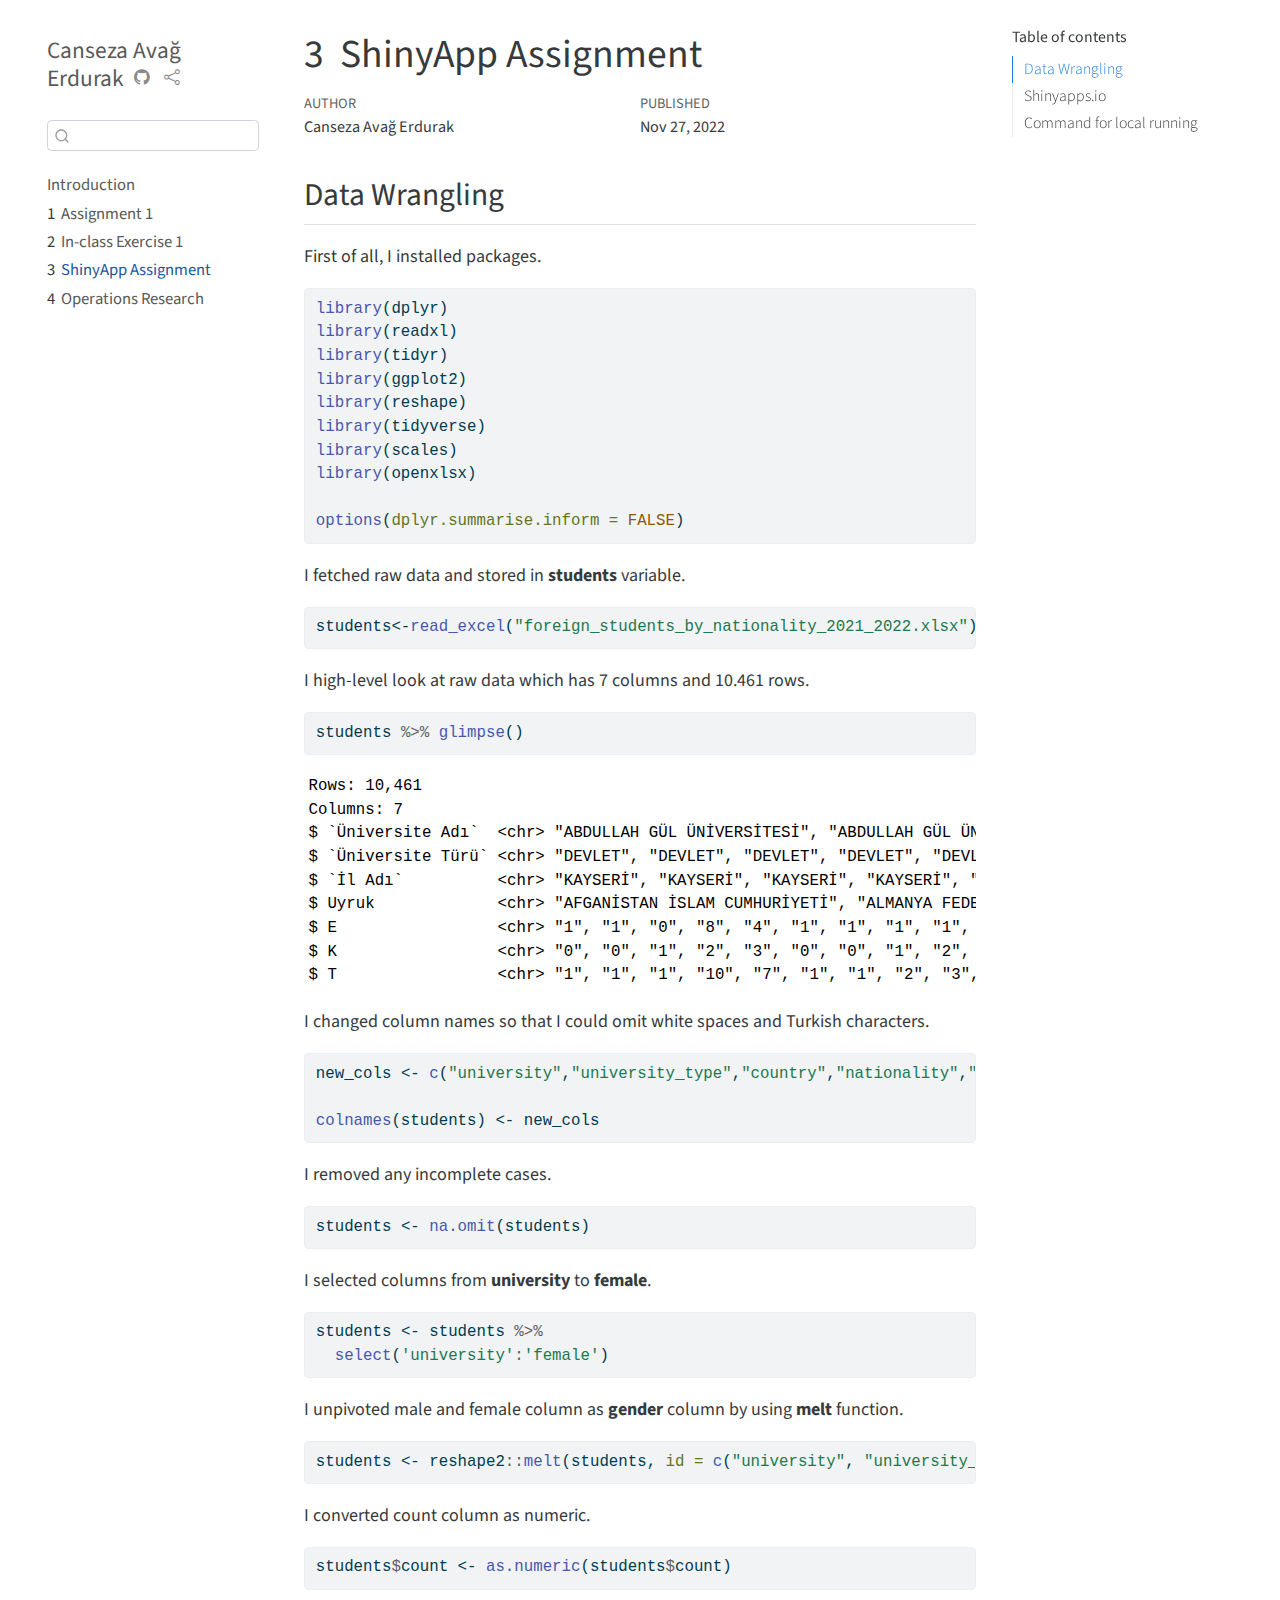
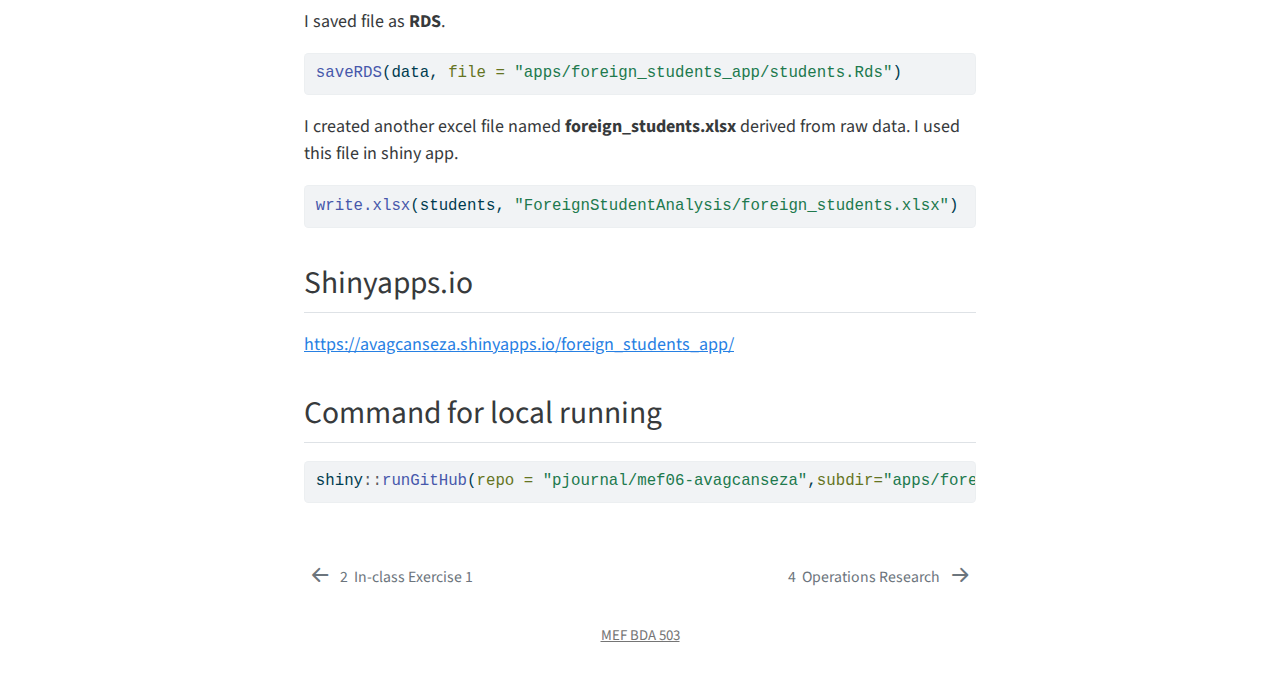
<file: docs/assignment3.html>
<!DOCTYPE html>
<html xmlns="http://www.w3.org/1999/xhtml" lang="en" xml:lang="en"><head>

<meta charset="utf-8">
<meta name="generator" content="quarto-1.1.251">

<meta name="viewport" content="width=device-width, initial-scale=1.0, user-scalable=yes">

<meta name="author" content="Canseza Avağ Erdurak">

<title>Canseza Avağ Erdurak - 3&nbsp; ShinyApp Assignment</title>
<style>
code{white-space: pre-wrap;}
span.smallcaps{font-variant: small-caps;}
div.columns{display: flex; gap: min(4vw, 1.5em);}
div.column{flex: auto; overflow-x: auto;}
div.hanging-indent{margin-left: 1.5em; text-indent: -1.5em;}
ul.task-list{list-style: none;}
ul.task-list li input[type="checkbox"] {
  width: 0.8em;
  margin: 0 0.8em 0.2em -1.6em;
  vertical-align: middle;
}
pre > code.sourceCode { white-space: pre; position: relative; }
pre > code.sourceCode > span { display: inline-block; line-height: 1.25; }
pre > code.sourceCode > span:empty { height: 1.2em; }
.sourceCode { overflow: visible; }
code.sourceCode > span { color: inherit; text-decoration: inherit; }
div.sourceCode { margin: 1em 0; }
pre.sourceCode { margin: 0; }
@media screen {
div.sourceCode { overflow: auto; }
}
@media print {
pre > code.sourceCode { white-space: pre-wrap; }
pre > code.sourceCode > span { text-indent: -5em; padding-left: 5em; }
}
pre.numberSource code
  { counter-reset: source-line 0; }
pre.numberSource code > span
  { position: relative; left: -4em; counter-increment: source-line; }
pre.numberSource code > span > a:first-child::before
  { content: counter(source-line);
    position: relative; left: -1em; text-align: right; vertical-align: baseline;
    border: none; display: inline-block;
    -webkit-touch-callout: none; -webkit-user-select: none;
    -khtml-user-select: none; -moz-user-select: none;
    -ms-user-select: none; user-select: none;
    padding: 0 4px; width: 4em;
    color: #aaaaaa;
  }
pre.numberSource { margin-left: 3em; border-left: 1px solid #aaaaaa;  padding-left: 4px; }
div.sourceCode
  {   }
@media screen {
pre > code.sourceCode > span > a:first-child::before { text-decoration: underline; }
}
code span.al { color: #ff0000; font-weight: bold; } /* Alert */
code span.an { color: #60a0b0; font-weight: bold; font-style: italic; } /* Annotation */
code span.at { color: #7d9029; } /* Attribute */
code span.bn { color: #40a070; } /* BaseN */
code span.bu { color: #008000; } /* BuiltIn */
code span.cf { color: #007020; font-weight: bold; } /* ControlFlow */
code span.ch { color: #4070a0; } /* Char */
code span.cn { color: #880000; } /* Constant */
code span.co { color: #60a0b0; font-style: italic; } /* Comment */
code span.cv { color: #60a0b0; font-weight: bold; font-style: italic; } /* CommentVar */
code span.do { color: #ba2121; font-style: italic; } /* Documentation */
code span.dt { color: #902000; } /* DataType */
code span.dv { color: #40a070; } /* DecVal */
code span.er { color: #ff0000; font-weight: bold; } /* Error */
code span.ex { } /* Extension */
code span.fl { color: #40a070; } /* Float */
code span.fu { color: #06287e; } /* Function */
code span.im { color: #008000; font-weight: bold; } /* Import */
code span.in { color: #60a0b0; font-weight: bold; font-style: italic; } /* Information */
code span.kw { color: #007020; font-weight: bold; } /* Keyword */
code span.op { color: #666666; } /* Operator */
code span.ot { color: #007020; } /* Other */
code span.pp { color: #bc7a00; } /* Preprocessor */
code span.sc { color: #4070a0; } /* SpecialChar */
code span.ss { color: #bb6688; } /* SpecialString */
code span.st { color: #4070a0; } /* String */
code span.va { color: #19177c; } /* Variable */
code span.vs { color: #4070a0; } /* VerbatimString */
code span.wa { color: #60a0b0; font-weight: bold; font-style: italic; } /* Warning */
</style>


<script src="site_libs/quarto-nav/quarto-nav.js"></script>
<script src="site_libs/quarto-nav/headroom.min.js"></script>
<script src="site_libs/clipboard/clipboard.min.js"></script>
<script src="site_libs/quarto-search/autocomplete.umd.js"></script>
<script src="site_libs/quarto-search/fuse.min.js"></script>
<script src="site_libs/quarto-search/quarto-search.js"></script>
<meta name="quarto:offset" content="./">
<link href="./assignment4.html" rel="next">
<link href="./inclass_exercise1.html" rel="prev">
<script src="site_libs/quarto-html/quarto.js"></script>
<script src="site_libs/quarto-html/popper.min.js"></script>
<script src="site_libs/quarto-html/tippy.umd.min.js"></script>
<script src="site_libs/quarto-html/anchor.min.js"></script>
<link href="site_libs/quarto-html/tippy.css" rel="stylesheet">
<link href="site_libs/quarto-html/quarto-syntax-highlighting.css" rel="stylesheet" id="quarto-text-highlighting-styles">
<script src="site_libs/bootstrap/bootstrap.min.js"></script>
<link href="site_libs/bootstrap/bootstrap-icons.css" rel="stylesheet">
<link href="site_libs/bootstrap/bootstrap.min.css" rel="stylesheet" id="quarto-bootstrap" data-mode="light">
<script id="quarto-search-options" type="application/json">{
  "location": "sidebar",
  "copy-button": false,
  "collapse-after": 3,
  "panel-placement": "start",
  "type": "textbox",
  "limit": 20,
  "language": {
    "search-no-results-text": "No results",
    "search-matching-documents-text": "matching documents",
    "search-copy-link-title": "Copy link to search",
    "search-hide-matches-text": "Hide additional matches",
    "search-more-match-text": "more match in this document",
    "search-more-matches-text": "more matches in this document",
    "search-clear-button-title": "Clear",
    "search-detached-cancel-button-title": "Cancel",
    "search-submit-button-title": "Submit"
  }
}</script>


</head>

<body class="nav-sidebar floating">

<div id="quarto-search-results"></div>
  <header id="quarto-header" class="headroom fixed-top">
  <nav class="quarto-secondary-nav" data-bs-toggle="collapse" data-bs-target="#quarto-sidebar" aria-controls="quarto-sidebar" aria-expanded="false" aria-label="Toggle sidebar navigation" onclick="if (window.quartoToggleHeadroom) { window.quartoToggleHeadroom(); }">
    <div class="container-fluid d-flex justify-content-between">
      <h1 class="quarto-secondary-nav-title"><span class="chapter-number">3</span>&nbsp; <span class="chapter-title">ShinyApp Assignment</span></h1>
      <button type="button" class="quarto-btn-toggle btn" aria-label="Show secondary navigation">
        <i class="bi bi-chevron-right"></i>
      </button>
    </div>
  </nav>
</header>
<!-- content -->
<div id="quarto-content" class="quarto-container page-columns page-rows-contents page-layout-article">
<!-- sidebar -->
  <nav id="quarto-sidebar" class="sidebar collapse sidebar-navigation floating overflow-auto">
    <div class="pt-lg-2 mt-2 text-left sidebar-header">
    <div class="sidebar-title mb-0 py-0">
      <a href="./">Canseza Avağ Erdurak</a> 
        <div class="sidebar-tools-main">
    <a href="https://github.com/pjournal/mef06-avagcanseza" title="Source Code" class="sidebar-tool px-1"><i class="bi bi-github"></i></a>
    <a href="" title="Share" id="sidebar-tool-dropdown-0" class="sidebar-tool dropdown-toggle px-1" data-bs-toggle="dropdown" aria-expanded="false"><i class="bi bi-share"></i></a>
    <ul class="dropdown-menu" aria-labelledby="sidebar-tool-dropdown-0">
        <li>
          <a class="dropdown-item sidebar-tools-main-item" href="https://twitter.com/intent/tweet?url=|url|">
            <i class="bi bi-bi-twitter pe-1"></i>
          Twitter
          </a>
        </li>
        <li>
          <a class="dropdown-item sidebar-tools-main-item" href="https://www.facebook.com/sharer/sharer.php?u=|url|">
            <i class="bi bi-bi-facebook pe-1"></i>
          Facebook
          </a>
        </li>
    </ul>
</div>
    </div>
      </div>
      <div class="mt-2 flex-shrink-0 align-items-center">
        <div class="sidebar-search">
        <div id="quarto-search" class="" title="Search"></div>
        </div>
      </div>
    <div class="sidebar-menu-container"> 
    <ul class="list-unstyled mt-1">
        <li class="sidebar-item">
  <div class="sidebar-item-container"> 
  <a href="./index.html" class="sidebar-item-text sidebar-link">Introduction</a>
  </div>
</li>
        <li class="sidebar-item">
  <div class="sidebar-item-container"> 
  <a href="./assignment1.html" class="sidebar-item-text sidebar-link"><span class="chapter-number">1</span>&nbsp; <span class="chapter-title">Assignment 1</span></a>
  </div>
</li>
        <li class="sidebar-item">
  <div class="sidebar-item-container"> 
  <a href="./inclass_exercise1.html" class="sidebar-item-text sidebar-link"><span class="chapter-number">2</span>&nbsp; <span class="chapter-title">In-class Exercise 1</span></a>
  </div>
</li>
        <li class="sidebar-item">
  <div class="sidebar-item-container"> 
  <a href="./assignment3.html" class="sidebar-item-text sidebar-link active"><span class="chapter-number">3</span>&nbsp; <span class="chapter-title">ShinyApp Assignment</span></a>
  </div>
</li>
        <li class="sidebar-item">
  <div class="sidebar-item-container"> 
  <a href="./assignment4.html" class="sidebar-item-text sidebar-link"><span class="chapter-number">4</span>&nbsp; <span class="chapter-title">Operations Research</span></a>
  </div>
</li>
    </ul>
    </div>
</nav>
<!-- margin-sidebar -->
    <div id="quarto-margin-sidebar" class="sidebar margin-sidebar">
        <nav id="TOC" role="doc-toc" class="toc-active">
    <h2 id="toc-title">Table of contents</h2>
   
  <ul>
  <li><a href="#data-wrangling" id="toc-data-wrangling" class="nav-link active" data-scroll-target="#data-wrangling">Data Wrangling</a></li>
  <li><a href="#shinyapps.io" id="toc-shinyapps.io" class="nav-link" data-scroll-target="#shinyapps.io">Shinyapps.io</a></li>
  <li><a href="#command-for-local-running" id="toc-command-for-local-running" class="nav-link" data-scroll-target="#command-for-local-running">Command for local running</a></li>
  </ul>
</nav>
    </div>
<!-- main -->
<main class="content" id="quarto-document-content">

<header id="title-block-header" class="quarto-title-block default">
<div class="quarto-title">
<h1 class="title d-none d-lg-block"><span class="chapter-number">3</span>&nbsp; <span class="chapter-title">ShinyApp Assignment</span></h1>
</div>



<div class="quarto-title-meta">

    <div>
    <div class="quarto-title-meta-heading">Author</div>
    <div class="quarto-title-meta-contents">
             <p>Canseza Avağ Erdurak </p>
          </div>
  </div>
    
    <div>
    <div class="quarto-title-meta-heading">Published</div>
    <div class="quarto-title-meta-contents">
      <p class="date">Nov 27, 2022</p>
    </div>
  </div>
    
  </div>
  

</header>

<section id="data-wrangling" class="level2">
<h2 class="anchored" data-anchor-id="data-wrangling">Data Wrangling</h2>
<p>First of all, I installed packages.</p>
<div class="cell">
<div class="sourceCode cell-code" id="cb1"><pre class="sourceCode r code-with-copy"><code class="sourceCode r"><span id="cb1-1"><a href="#cb1-1" aria-hidden="true" tabindex="-1"></a><span class="fu">library</span>(dplyr)</span>
<span id="cb1-2"><a href="#cb1-2" aria-hidden="true" tabindex="-1"></a><span class="fu">library</span>(readxl)</span>
<span id="cb1-3"><a href="#cb1-3" aria-hidden="true" tabindex="-1"></a><span class="fu">library</span>(tidyr)</span>
<span id="cb1-4"><a href="#cb1-4" aria-hidden="true" tabindex="-1"></a><span class="fu">library</span>(ggplot2)</span>
<span id="cb1-5"><a href="#cb1-5" aria-hidden="true" tabindex="-1"></a><span class="fu">library</span>(reshape)</span>
<span id="cb1-6"><a href="#cb1-6" aria-hidden="true" tabindex="-1"></a><span class="fu">library</span>(tidyverse)</span>
<span id="cb1-7"><a href="#cb1-7" aria-hidden="true" tabindex="-1"></a><span class="fu">library</span>(scales)</span>
<span id="cb1-8"><a href="#cb1-8" aria-hidden="true" tabindex="-1"></a><span class="fu">library</span>(openxlsx)</span>
<span id="cb1-9"><a href="#cb1-9" aria-hidden="true" tabindex="-1"></a></span>
<span id="cb1-10"><a href="#cb1-10" aria-hidden="true" tabindex="-1"></a><span class="fu">options</span>(<span class="at">dplyr.summarise.inform =</span> <span class="cn">FALSE</span>)</span></code><button title="Copy to Clipboard" class="code-copy-button"><i class="bi"></i></button></pre></div>
</div>
<p>I fetched raw data and stored in <strong>students</strong> variable.</p>
<div class="cell">
<div class="sourceCode cell-code" id="cb2"><pre class="sourceCode r code-with-copy"><code class="sourceCode r"><span id="cb2-1"><a href="#cb2-1" aria-hidden="true" tabindex="-1"></a>students<span class="ot">&lt;-</span><span class="fu">read_excel</span>(<span class="st">"foreign_students_by_nationality_2021_2022.xlsx"</span>)</span></code><button title="Copy to Clipboard" class="code-copy-button"><i class="bi"></i></button></pre></div>
</div>
<p>I high-level look at raw data which has 7 columns and 10.461 rows.</p>
<div class="cell">
<div class="sourceCode cell-code" id="cb3"><pre class="sourceCode r code-with-copy"><code class="sourceCode r"><span id="cb3-1"><a href="#cb3-1" aria-hidden="true" tabindex="-1"></a>students <span class="sc">%&gt;%</span> <span class="fu">glimpse</span>()</span></code><button title="Copy to Clipboard" class="code-copy-button"><i class="bi"></i></button></pre></div>
<div class="cell-output cell-output-stdout">
<pre><code>Rows: 10,461
Columns: 7
$ `Üniversite Adı`  &lt;chr&gt; "ABDULLAH GÜL ÜNİVERSİTESİ", "ABDULLAH GÜL ÜNİVERSİT…
$ `Üniversite Türü` &lt;chr&gt; "DEVLET", "DEVLET", "DEVLET", "DEVLET", "DEVLET", "D…
$ `İl Adı`          &lt;chr&gt; "KAYSERİ", "KAYSERİ", "KAYSERİ", "KAYSERİ", "KAYSERİ…
$ Uyruk             &lt;chr&gt; "AFGANİSTAN İSLAM CUMHURİYETİ", "ALMANYA FEDERAL CUM…
$ E                 &lt;chr&gt; "1", "1", "0", "8", "4", "1", "1", "1", "1", "1", "1…
$ K                 &lt;chr&gt; "0", "0", "1", "2", "3", "0", "0", "1", "2", "0", "0…
$ T                 &lt;chr&gt; "1", "1", "1", "10", "7", "1", "1", "2", "3", "1", "…</code></pre>
</div>
</div>
<p>I changed column names so that I could omit white spaces and Turkish characters.</p>
<div class="cell">
<div class="sourceCode cell-code" id="cb5"><pre class="sourceCode r code-with-copy"><code class="sourceCode r"><span id="cb5-1"><a href="#cb5-1" aria-hidden="true" tabindex="-1"></a>new_cols <span class="ot">&lt;-</span> <span class="fu">c</span>(<span class="st">"university"</span>,<span class="st">"university_type"</span>,<span class="st">"country"</span>,<span class="st">"nationality"</span>,<span class="st">"male"</span>,<span class="st">"female"</span>,<span class="st">"total"</span>)</span>
<span id="cb5-2"><a href="#cb5-2" aria-hidden="true" tabindex="-1"></a></span>
<span id="cb5-3"><a href="#cb5-3" aria-hidden="true" tabindex="-1"></a><span class="fu">colnames</span>(students) <span class="ot">&lt;-</span> new_cols</span></code><button title="Copy to Clipboard" class="code-copy-button"><i class="bi"></i></button></pre></div>
</div>
<p>I removed any incomplete cases.</p>
<div class="cell">
<div class="sourceCode cell-code" id="cb6"><pre class="sourceCode r code-with-copy"><code class="sourceCode r"><span id="cb6-1"><a href="#cb6-1" aria-hidden="true" tabindex="-1"></a>students <span class="ot">&lt;-</span> <span class="fu">na.omit</span>(students) </span></code><button title="Copy to Clipboard" class="code-copy-button"><i class="bi"></i></button></pre></div>
</div>
<p>I selected columns from <strong>university</strong> to <strong>female</strong>.</p>
<div class="cell">
<div class="sourceCode cell-code" id="cb7"><pre class="sourceCode r code-with-copy"><code class="sourceCode r"><span id="cb7-1"><a href="#cb7-1" aria-hidden="true" tabindex="-1"></a>students <span class="ot">&lt;-</span> students <span class="sc">%&gt;%</span></span>
<span id="cb7-2"><a href="#cb7-2" aria-hidden="true" tabindex="-1"></a>  <span class="fu">select</span>(<span class="st">'university'</span><span class="sc">:</span><span class="st">'female'</span>)</span></code><button title="Copy to Clipboard" class="code-copy-button"><i class="bi"></i></button></pre></div>
</div>
<p>I unpivoted male and female column as <strong>gender</strong> column by using <strong>melt</strong> function.</p>
<div class="cell">
<div class="sourceCode cell-code" id="cb8"><pre class="sourceCode r code-with-copy"><code class="sourceCode r"><span id="cb8-1"><a href="#cb8-1" aria-hidden="true" tabindex="-1"></a>students <span class="ot">&lt;-</span> reshape2<span class="sc">::</span><span class="fu">melt</span>(students, <span class="at">id =</span> <span class="fu">c</span>(<span class="st">"university"</span>, <span class="st">"university_type"</span>, <span class="st">"country"</span>, <span class="st">"nationality"</span>), <span class="at">variable.name =</span> <span class="st">"gender"</span>, <span class="at">value.name=</span><span class="st">"count"</span>)</span></code><button title="Copy to Clipboard" class="code-copy-button"><i class="bi"></i></button></pre></div>
</div>
<p>I converted count column as numeric.</p>
<div class="cell">
<div class="sourceCode cell-code" id="cb9"><pre class="sourceCode r code-with-copy"><code class="sourceCode r"><span id="cb9-1"><a href="#cb9-1" aria-hidden="true" tabindex="-1"></a>students<span class="sc">$</span>count <span class="ot">&lt;-</span> <span class="fu">as.numeric</span>(students<span class="sc">$</span>count)</span></code><button title="Copy to Clipboard" class="code-copy-button"><i class="bi"></i></button></pre></div>
</div>
<p>I saved file as <strong>RDS</strong>.</p>
<div class="cell">
<div class="sourceCode cell-code" id="cb10"><pre class="sourceCode r code-with-copy"><code class="sourceCode r"><span id="cb10-1"><a href="#cb10-1" aria-hidden="true" tabindex="-1"></a><span class="fu">saveRDS</span>(data, <span class="at">file =</span> <span class="st">"apps/foreign_students_app/students.Rds"</span>)</span></code><button title="Copy to Clipboard" class="code-copy-button"><i class="bi"></i></button></pre></div>
</div>
<p>I created another excel file named <strong>foreign_students.xlsx</strong> derived from raw data. I used this file in shiny app.</p>
<div class="cell">
<div class="sourceCode cell-code" id="cb11"><pre class="sourceCode r code-with-copy"><code class="sourceCode r"><span id="cb11-1"><a href="#cb11-1" aria-hidden="true" tabindex="-1"></a><span class="fu">write.xlsx</span>(students, <span class="st">"ForeignStudentAnalysis/foreign_students.xlsx"</span>)</span></code><button title="Copy to Clipboard" class="code-copy-button"><i class="bi"></i></button></pre></div>
</div>
</section>
<section id="shinyapps.io" class="level2">
<h2 class="anchored" data-anchor-id="shinyapps.io">Shinyapps.io</h2>
<p><a href="https://avagcanseza.shinyapps.io/foreign_students_app/" class="uri">https://avagcanseza.shinyapps.io/foreign_students_app/</a></p>
</section>
<section id="command-for-local-running" class="level2">
<h2 class="anchored" data-anchor-id="command-for-local-running">Command for local running</h2>
<div class="cell">
<div class="sourceCode cell-code" id="cb12"><pre class="sourceCode r code-with-copy"><code class="sourceCode r"><span id="cb12-1"><a href="#cb12-1" aria-hidden="true" tabindex="-1"></a>shiny<span class="sc">::</span><span class="fu">runGitHub</span>(<span class="at">repo =</span> <span class="st">"pjournal/mef06-avagcanseza"</span>,<span class="at">subdir=</span><span class="st">"apps/foreign_students_app"</span>)</span></code><button title="Copy to Clipboard" class="code-copy-button"><i class="bi"></i></button></pre></div>
</div>


</section>

</main> <!-- /main -->
<script id="quarto-html-after-body" type="application/javascript">
window.document.addEventListener("DOMContentLoaded", function (event) {
  const toggleBodyColorMode = (bsSheetEl) => {
    const mode = bsSheetEl.getAttribute("data-mode");
    const bodyEl = window.document.querySelector("body");
    if (mode === "dark") {
      bodyEl.classList.add("quarto-dark");
      bodyEl.classList.remove("quarto-light");
    } else {
      bodyEl.classList.add("quarto-light");
      bodyEl.classList.remove("quarto-dark");
    }
  }
  const toggleBodyColorPrimary = () => {
    const bsSheetEl = window.document.querySelector("link#quarto-bootstrap");
    if (bsSheetEl) {
      toggleBodyColorMode(bsSheetEl);
    }
  }
  toggleBodyColorPrimary();  
  const icon = "";
  const anchorJS = new window.AnchorJS();
  anchorJS.options = {
    placement: 'right',
    icon: icon
  };
  anchorJS.add('.anchored');
  const clipboard = new window.ClipboardJS('.code-copy-button', {
    target: function(trigger) {
      return trigger.previousElementSibling;
    }
  });
  clipboard.on('success', function(e) {
    // button target
    const button = e.trigger;
    // don't keep focus
    button.blur();
    // flash "checked"
    button.classList.add('code-copy-button-checked');
    var currentTitle = button.getAttribute("title");
    button.setAttribute("title", "Copied!");
    setTimeout(function() {
      button.setAttribute("title", currentTitle);
      button.classList.remove('code-copy-button-checked');
    }, 1000);
    // clear code selection
    e.clearSelection();
  });
  function tippyHover(el, contentFn) {
    const config = {
      allowHTML: true,
      content: contentFn,
      maxWidth: 500,
      delay: 100,
      arrow: false,
      appendTo: function(el) {
          return el.parentElement;
      },
      interactive: true,
      interactiveBorder: 10,
      theme: 'quarto',
      placement: 'bottom-start'
    };
    window.tippy(el, config); 
  }
  const noterefs = window.document.querySelectorAll('a[role="doc-noteref"]');
  for (var i=0; i<noterefs.length; i++) {
    const ref = noterefs[i];
    tippyHover(ref, function() {
      // use id or data attribute instead here
      let href = ref.getAttribute('data-footnote-href') || ref.getAttribute('href');
      try { href = new URL(href).hash; } catch {}
      const id = href.replace(/^#\/?/, "");
      const note = window.document.getElementById(id);
      return note.innerHTML;
    });
  }
  var bibliorefs = window.document.querySelectorAll('a[role="doc-biblioref"]');
  for (var i=0; i<bibliorefs.length; i++) {
    const ref = bibliorefs[i];
    const cites = ref.parentNode.getAttribute('data-cites').split(' ');
    tippyHover(ref, function() {
      var popup = window.document.createElement('div');
      cites.forEach(function(cite) {
        var citeDiv = window.document.createElement('div');
        citeDiv.classList.add('hanging-indent');
        citeDiv.classList.add('csl-entry');
        var biblioDiv = window.document.getElementById('ref-' + cite);
        if (biblioDiv) {
          citeDiv.innerHTML = biblioDiv.innerHTML;
        }
        popup.appendChild(citeDiv);
      });
      return popup.innerHTML;
    });
  }
});
</script>
<nav class="page-navigation">
  <div class="nav-page nav-page-previous">
      <a href="./inclass_exercise1.html" class="pagination-link">
        <i class="bi bi-arrow-left-short"></i> <span class="nav-page-text"><span class="chapter-number">2</span>&nbsp; <span class="chapter-title">In-class Exercise 1</span></span>
      </a>          
  </div>
  <div class="nav-page nav-page-next">
      <a href="./assignment4.html" class="pagination-link">
        <span class="nav-page-text"><span class="chapter-number">4</span>&nbsp; <span class="chapter-title">Operations Research</span></span> <i class="bi bi-arrow-right-short"></i>
      </a>
  </div>
</nav>
</div> <!-- /content -->
<footer class="footer">
  <div class="nav-footer">
      <div class="nav-footer-center"><a href="https://mef-bda503.github.io">MEF BDA 503</a></div>
  </div>
</footer>



</body></html>
</file>
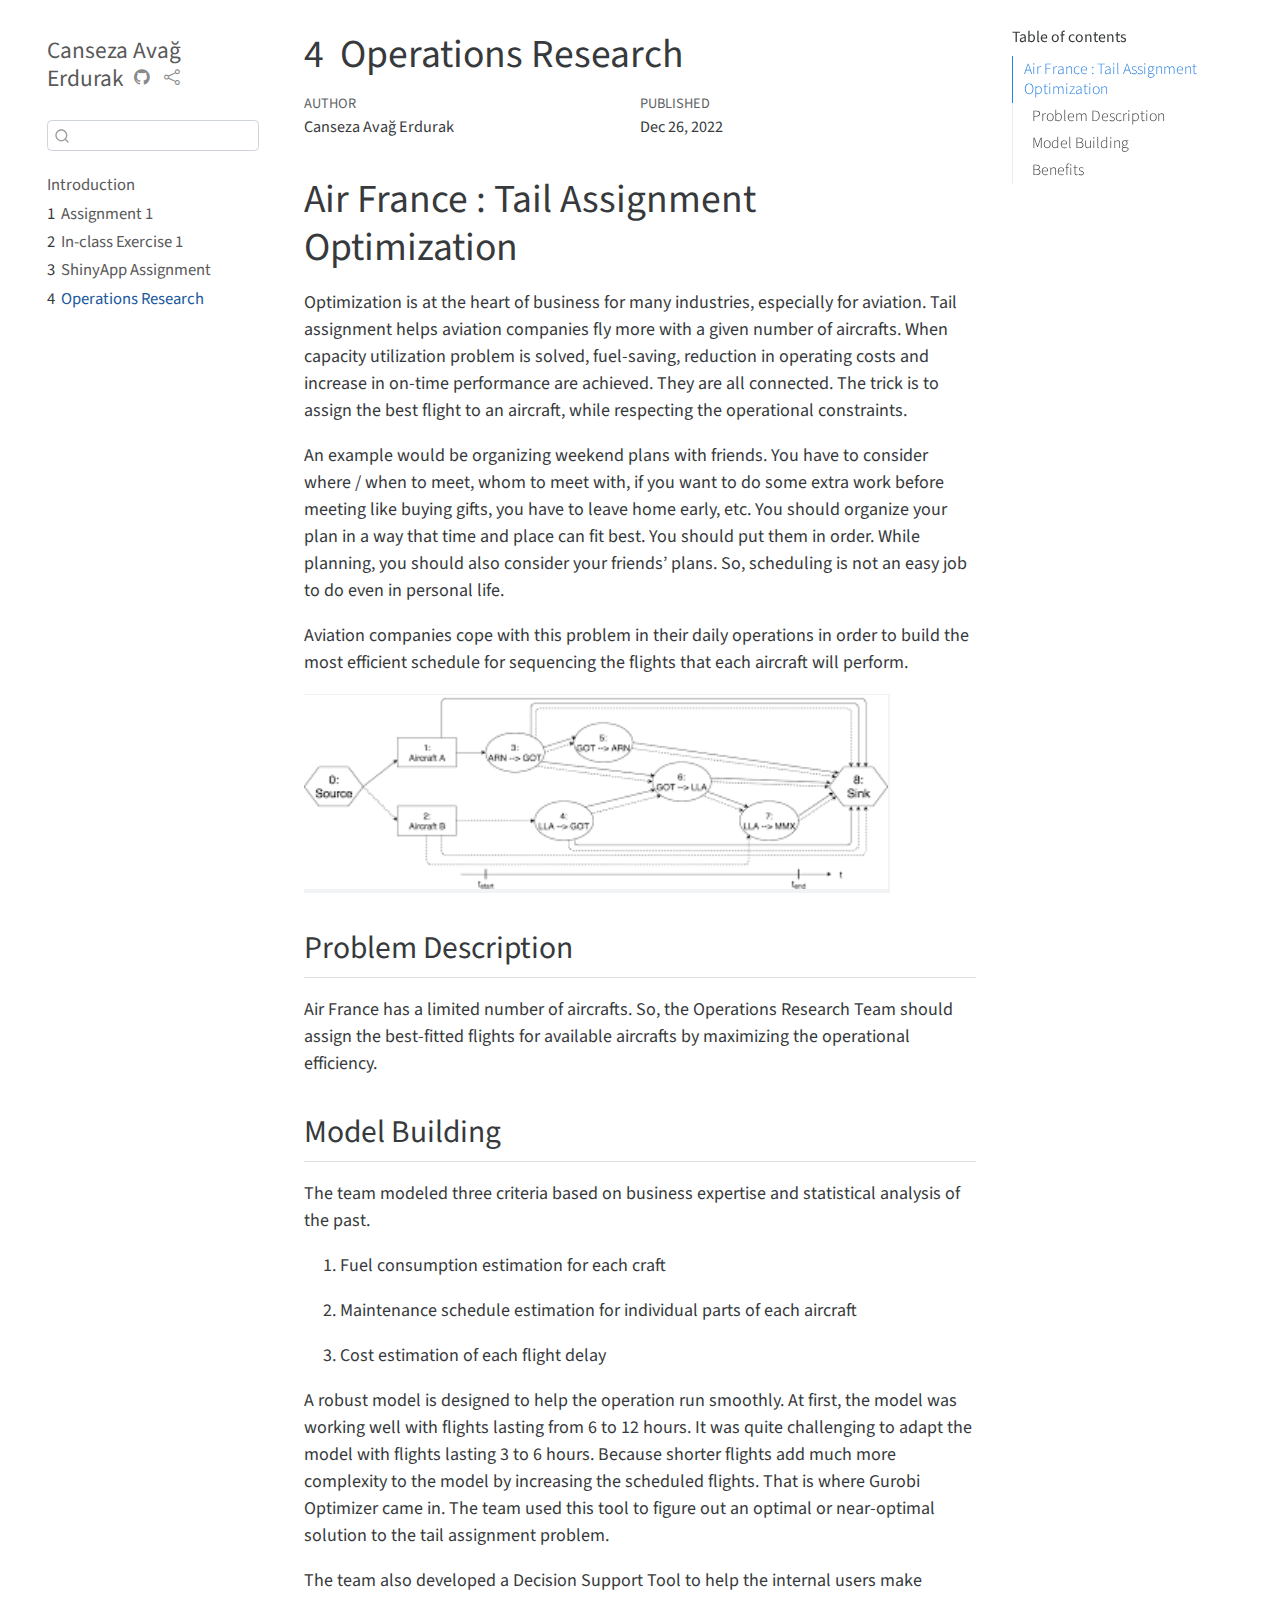
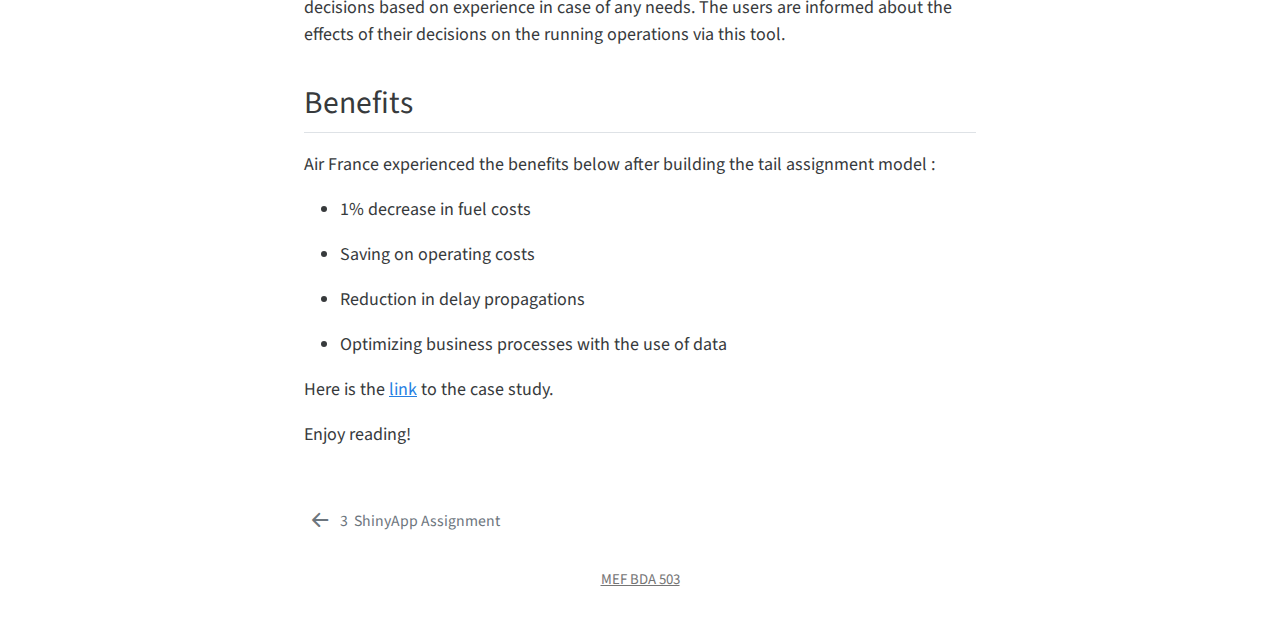
<file: docs/assignment4.html>
<!DOCTYPE html>
<html xmlns="http://www.w3.org/1999/xhtml" lang="en" xml:lang="en"><head>

<meta charset="utf-8">
<meta name="generator" content="quarto-1.1.251">

<meta name="viewport" content="width=device-width, initial-scale=1.0, user-scalable=yes">

<meta name="author" content="Canseza Avağ Erdurak">

<title>Canseza Avağ Erdurak - 4&nbsp; Operations Research</title>
<style>
code{white-space: pre-wrap;}
span.smallcaps{font-variant: small-caps;}
div.columns{display: flex; gap: min(4vw, 1.5em);}
div.column{flex: auto; overflow-x: auto;}
div.hanging-indent{margin-left: 1.5em; text-indent: -1.5em;}
ul.task-list{list-style: none;}
ul.task-list li input[type="checkbox"] {
  width: 0.8em;
  margin: 0 0.8em 0.2em -1.6em;
  vertical-align: middle;
}
</style>


<script src="site_libs/quarto-nav/quarto-nav.js"></script>
<script src="site_libs/quarto-nav/headroom.min.js"></script>
<script src="site_libs/clipboard/clipboard.min.js"></script>
<script src="site_libs/quarto-search/autocomplete.umd.js"></script>
<script src="site_libs/quarto-search/fuse.min.js"></script>
<script src="site_libs/quarto-search/quarto-search.js"></script>
<meta name="quarto:offset" content="./">
<link href="./assignment3.html" rel="prev">
<script src="site_libs/quarto-html/quarto.js"></script>
<script src="site_libs/quarto-html/popper.min.js"></script>
<script src="site_libs/quarto-html/tippy.umd.min.js"></script>
<script src="site_libs/quarto-html/anchor.min.js"></script>
<link href="site_libs/quarto-html/tippy.css" rel="stylesheet">
<link href="site_libs/quarto-html/quarto-syntax-highlighting.css" rel="stylesheet" id="quarto-text-highlighting-styles">
<script src="site_libs/bootstrap/bootstrap.min.js"></script>
<link href="site_libs/bootstrap/bootstrap-icons.css" rel="stylesheet">
<link href="site_libs/bootstrap/bootstrap.min.css" rel="stylesheet" id="quarto-bootstrap" data-mode="light">
<script id="quarto-search-options" type="application/json">{
  "location": "sidebar",
  "copy-button": false,
  "collapse-after": 3,
  "panel-placement": "start",
  "type": "textbox",
  "limit": 20,
  "language": {
    "search-no-results-text": "No results",
    "search-matching-documents-text": "matching documents",
    "search-copy-link-title": "Copy link to search",
    "search-hide-matches-text": "Hide additional matches",
    "search-more-match-text": "more match in this document",
    "search-more-matches-text": "more matches in this document",
    "search-clear-button-title": "Clear",
    "search-detached-cancel-button-title": "Cancel",
    "search-submit-button-title": "Submit"
  }
}</script>


</head>

<body class="nav-sidebar floating">

<div id="quarto-search-results"></div>
  <header id="quarto-header" class="headroom fixed-top">
  <nav class="quarto-secondary-nav" data-bs-toggle="collapse" data-bs-target="#quarto-sidebar" aria-controls="quarto-sidebar" aria-expanded="false" aria-label="Toggle sidebar navigation" onclick="if (window.quartoToggleHeadroom) { window.quartoToggleHeadroom(); }">
    <div class="container-fluid d-flex justify-content-between">
      <h1 class="quarto-secondary-nav-title"><span class="chapter-number">4</span>&nbsp; <span class="chapter-title">Operations Research</span></h1>
      <button type="button" class="quarto-btn-toggle btn" aria-label="Show secondary navigation">
        <i class="bi bi-chevron-right"></i>
      </button>
    </div>
  </nav>
</header>
<!-- content -->
<div id="quarto-content" class="quarto-container page-columns page-rows-contents page-layout-article">
<!-- sidebar -->
  <nav id="quarto-sidebar" class="sidebar collapse sidebar-navigation floating overflow-auto">
    <div class="pt-lg-2 mt-2 text-left sidebar-header">
    <div class="sidebar-title mb-0 py-0">
      <a href="./">Canseza Avağ Erdurak</a> 
        <div class="sidebar-tools-main">
    <a href="https://github.com/pjournal/mef06-avagcanseza" title="Source Code" class="sidebar-tool px-1"><i class="bi bi-github"></i></a>
    <a href="" title="Share" id="sidebar-tool-dropdown-0" class="sidebar-tool dropdown-toggle px-1" data-bs-toggle="dropdown" aria-expanded="false"><i class="bi bi-share"></i></a>
    <ul class="dropdown-menu" aria-labelledby="sidebar-tool-dropdown-0">
        <li>
          <a class="dropdown-item sidebar-tools-main-item" href="https://twitter.com/intent/tweet?url=|url|">
            <i class="bi bi-bi-twitter pe-1"></i>
          Twitter
          </a>
        </li>
        <li>
          <a class="dropdown-item sidebar-tools-main-item" href="https://www.facebook.com/sharer/sharer.php?u=|url|">
            <i class="bi bi-bi-facebook pe-1"></i>
          Facebook
          </a>
        </li>
    </ul>
</div>
    </div>
      </div>
      <div class="mt-2 flex-shrink-0 align-items-center">
        <div class="sidebar-search">
        <div id="quarto-search" class="" title="Search"></div>
        </div>
      </div>
    <div class="sidebar-menu-container"> 
    <ul class="list-unstyled mt-1">
        <li class="sidebar-item">
  <div class="sidebar-item-container"> 
  <a href="./index.html" class="sidebar-item-text sidebar-link">Introduction</a>
  </div>
</li>
        <li class="sidebar-item">
  <div class="sidebar-item-container"> 
  <a href="./assignment1.html" class="sidebar-item-text sidebar-link"><span class="chapter-number">1</span>&nbsp; <span class="chapter-title">Assignment 1</span></a>
  </div>
</li>
        <li class="sidebar-item">
  <div class="sidebar-item-container"> 
  <a href="./inclass_exercise1.html" class="sidebar-item-text sidebar-link"><span class="chapter-number">2</span>&nbsp; <span class="chapter-title">In-class Exercise 1</span></a>
  </div>
</li>
        <li class="sidebar-item">
  <div class="sidebar-item-container"> 
  <a href="./assignment3.html" class="sidebar-item-text sidebar-link"><span class="chapter-number">3</span>&nbsp; <span class="chapter-title">ShinyApp Assignment</span></a>
  </div>
</li>
        <li class="sidebar-item">
  <div class="sidebar-item-container"> 
  <a href="./assignment4.html" class="sidebar-item-text sidebar-link active"><span class="chapter-number">4</span>&nbsp; <span class="chapter-title">Operations Research</span></a>
  </div>
</li>
    </ul>
    </div>
</nav>
<!-- margin-sidebar -->
    <div id="quarto-margin-sidebar" class="sidebar margin-sidebar">
        <nav id="TOC" role="doc-toc" class="toc-active">
    <h2 id="toc-title">Table of contents</h2>
   
  <ul>
  <li><a href="#air-france-tail-assignment-optimization" id="toc-air-france-tail-assignment-optimization" class="nav-link active" data-scroll-target="#air-france-tail-assignment-optimization">Air France : Tail Assignment Optimization</a>
  <ul class="collapse">
  <li><a href="#problem-description" id="toc-problem-description" class="nav-link" data-scroll-target="#problem-description">Problem Description</a></li>
  <li><a href="#model-building" id="toc-model-building" class="nav-link" data-scroll-target="#model-building">Model Building</a></li>
  <li><a href="#benefits" id="toc-benefits" class="nav-link" data-scroll-target="#benefits">Benefits</a></li>
  </ul></li>
  </ul>
</nav>
    </div>
<!-- main -->
<main class="content" id="quarto-document-content">

<header id="title-block-header" class="quarto-title-block default">
<div class="quarto-title">
<h1 class="title d-none d-lg-block"><span class="chapter-number">4</span>&nbsp; <span class="chapter-title">Operations Research</span></h1>
</div>



<div class="quarto-title-meta">

    <div>
    <div class="quarto-title-meta-heading">Author</div>
    <div class="quarto-title-meta-contents">
             <p>Canseza Avağ Erdurak </p>
          </div>
  </div>
    
    <div>
    <div class="quarto-title-meta-heading">Published</div>
    <div class="quarto-title-meta-contents">
      <p class="date">Dec 26, 2022</p>
    </div>
  </div>
    
  </div>
  

</header>

<section id="air-france-tail-assignment-optimization" class="level1">
<h1>Air France : Tail Assignment Optimization</h1>
<p>Optimization is at the heart of business for many industries, especially for aviation. Tail assignment helps aviation companies fly more with a given number of aircrafts. When capacity utilization problem is solved, fuel-saving, reduction in operating costs and increase in on-time performance are achieved. They are all connected. The trick is to assign the best flight to an aircraft, while respecting the operational constraints.</p>
<p>An example would be organizing weekend plans with friends. You have to consider where / when to meet, whom to meet with, if you want to do some extra work before meeting like buying gifts, you have to leave home early, etc. You should organize your plan in a way that time and place can fit best. You should put them in order. While planning, you should also consider your friends’ plans. So, scheduling is not an easy job to do even in personal life.</p>
<p>Aviation companies cope with this problem in their daily operations in order to build the most efficient schedule for sequencing the flights that each aircraft will perform.</p>
<p><img src="tail_assignment.png" class="img-fluid"><br>
</p>
<section id="problem-description" class="level2">
<h2 class="anchored" data-anchor-id="problem-description">Problem Description</h2>
<p>Air France has a limited number of aircrafts. So, the Operations Research Team should assign the best-fitted flights for available aircrafts by maximizing the operational efficiency.</p>
</section>
<section id="model-building" class="level2">
<h2 class="anchored" data-anchor-id="model-building">Model Building</h2>
<p>The team modeled three criteria based on business expertise and statistical analysis of the past.</p>
<ol type="1">
<li><p>Fuel consumption estimation for each craft</p></li>
<li><p>Maintenance schedule estimation for individual parts of each aircraft</p></li>
<li><p>Cost estimation of each flight delay</p></li>
</ol>
<p>A robust model is designed to help the operation run smoothly. At first, the model was working well with flights lasting from 6 to 12 hours. It was quite challenging to adapt the model with flights lasting 3 to 6 hours. Because shorter flights add much more complexity to the model by increasing the scheduled flights. That is where Gurobi Optimizer came in. The team used this tool to figure out an optimal or near-optimal solution to the tail assignment problem.</p>
<p>The team also developed a Decision Support Tool to help the internal users make decisions based on experience in case of any needs. The users are informed about the effects of their decisions on the running operations via this tool.</p>
</section>
<section id="benefits" class="level2">
<h2 class="anchored" data-anchor-id="benefits">Benefits</h2>
<p>Air France experienced the benefits below after building the tail assignment model :</p>
<ul>
<li><p>1% decrease in fuel costs</p></li>
<li><p>Saving on operating costs</p></li>
<li><p>Reduction in delay propagations</p></li>
<li><p>Optimizing business processes with the use of data</p></li>
</ul>
<p>Here is the <a href="https://www.gurobi.com/wp-content/uploads/2022/08/CaseStudy-2019Sep-AirFrance_Eng.pdf?x58432">link</a> to the case study.</p>
<p>Enjoy reading!</p>


</section>
</section>

</main> <!-- /main -->
<script id="quarto-html-after-body" type="application/javascript">
window.document.addEventListener("DOMContentLoaded", function (event) {
  const toggleBodyColorMode = (bsSheetEl) => {
    const mode = bsSheetEl.getAttribute("data-mode");
    const bodyEl = window.document.querySelector("body");
    if (mode === "dark") {
      bodyEl.classList.add("quarto-dark");
      bodyEl.classList.remove("quarto-light");
    } else {
      bodyEl.classList.add("quarto-light");
      bodyEl.classList.remove("quarto-dark");
    }
  }
  const toggleBodyColorPrimary = () => {
    const bsSheetEl = window.document.querySelector("link#quarto-bootstrap");
    if (bsSheetEl) {
      toggleBodyColorMode(bsSheetEl);
    }
  }
  toggleBodyColorPrimary();  
  const icon = "";
  const anchorJS = new window.AnchorJS();
  anchorJS.options = {
    placement: 'right',
    icon: icon
  };
  anchorJS.add('.anchored');
  const clipboard = new window.ClipboardJS('.code-copy-button', {
    target: function(trigger) {
      return trigger.previousElementSibling;
    }
  });
  clipboard.on('success', function(e) {
    // button target
    const button = e.trigger;
    // don't keep focus
    button.blur();
    // flash "checked"
    button.classList.add('code-copy-button-checked');
    var currentTitle = button.getAttribute("title");
    button.setAttribute("title", "Copied!");
    setTimeout(function() {
      button.setAttribute("title", currentTitle);
      button.classList.remove('code-copy-button-checked');
    }, 1000);
    // clear code selection
    e.clearSelection();
  });
  function tippyHover(el, contentFn) {
    const config = {
      allowHTML: true,
      content: contentFn,
      maxWidth: 500,
      delay: 100,
      arrow: false,
      appendTo: function(el) {
          return el.parentElement;
      },
      interactive: true,
      interactiveBorder: 10,
      theme: 'quarto',
      placement: 'bottom-start'
    };
    window.tippy(el, config); 
  }
  const noterefs = window.document.querySelectorAll('a[role="doc-noteref"]');
  for (var i=0; i<noterefs.length; i++) {
    const ref = noterefs[i];
    tippyHover(ref, function() {
      // use id or data attribute instead here
      let href = ref.getAttribute('data-footnote-href') || ref.getAttribute('href');
      try { href = new URL(href).hash; } catch {}
      const id = href.replace(/^#\/?/, "");
      const note = window.document.getElementById(id);
      return note.innerHTML;
    });
  }
  var bibliorefs = window.document.querySelectorAll('a[role="doc-biblioref"]');
  for (var i=0; i<bibliorefs.length; i++) {
    const ref = bibliorefs[i];
    const cites = ref.parentNode.getAttribute('data-cites').split(' ');
    tippyHover(ref, function() {
      var popup = window.document.createElement('div');
      cites.forEach(function(cite) {
        var citeDiv = window.document.createElement('div');
        citeDiv.classList.add('hanging-indent');
        citeDiv.classList.add('csl-entry');
        var biblioDiv = window.document.getElementById('ref-' + cite);
        if (biblioDiv) {
          citeDiv.innerHTML = biblioDiv.innerHTML;
        }
        popup.appendChild(citeDiv);
      });
      return popup.innerHTML;
    });
  }
});
</script>
<nav class="page-navigation">
  <div class="nav-page nav-page-previous">
      <a href="./assignment3.html" class="pagination-link">
        <i class="bi bi-arrow-left-short"></i> <span class="nav-page-text"><span class="chapter-number">3</span>&nbsp; <span class="chapter-title">ShinyApp Assignment</span></span>
      </a>          
  </div>
  <div class="nav-page nav-page-next">
  </div>
</nav>
</div> <!-- /content -->
<footer class="footer">
  <div class="nav-footer">
      <div class="nav-footer-center"><a href="https://mef-bda503.github.io">MEF BDA 503</a></div>
  </div>
</footer>



</body></html>
</file>
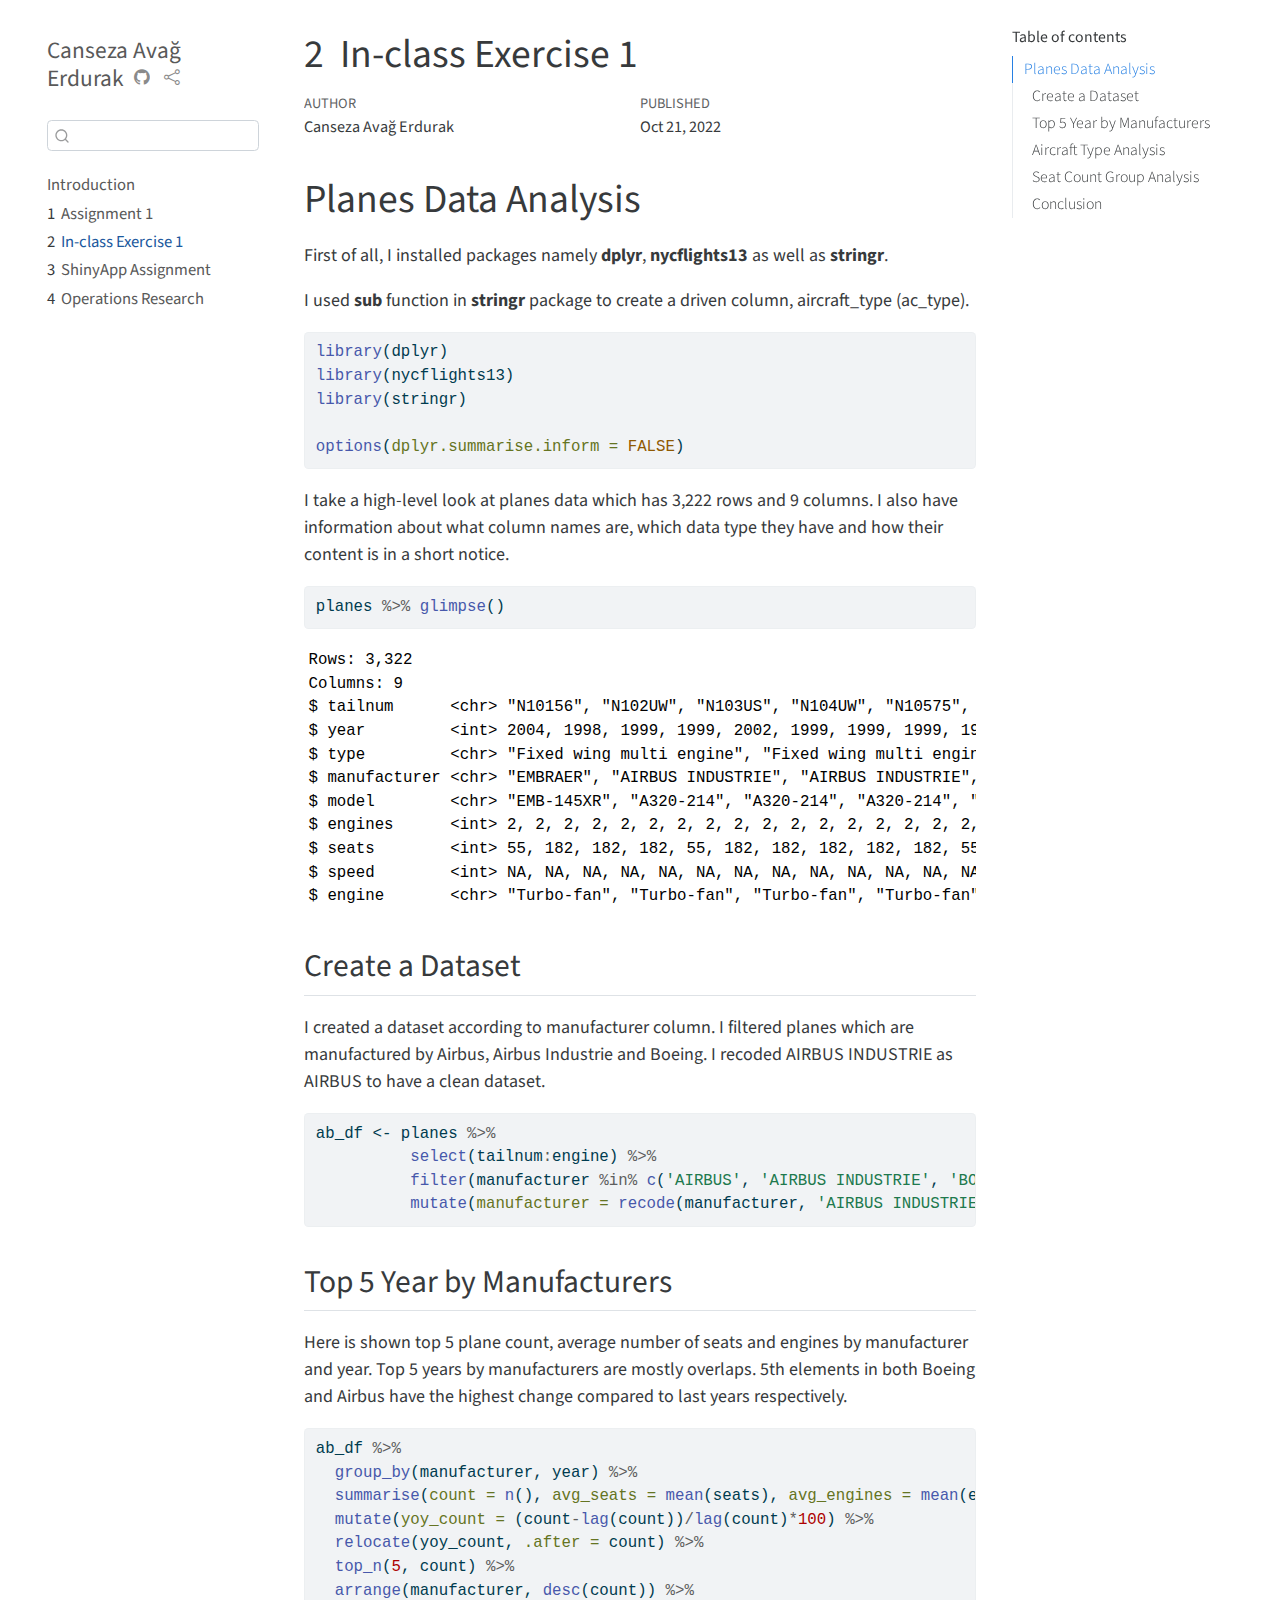
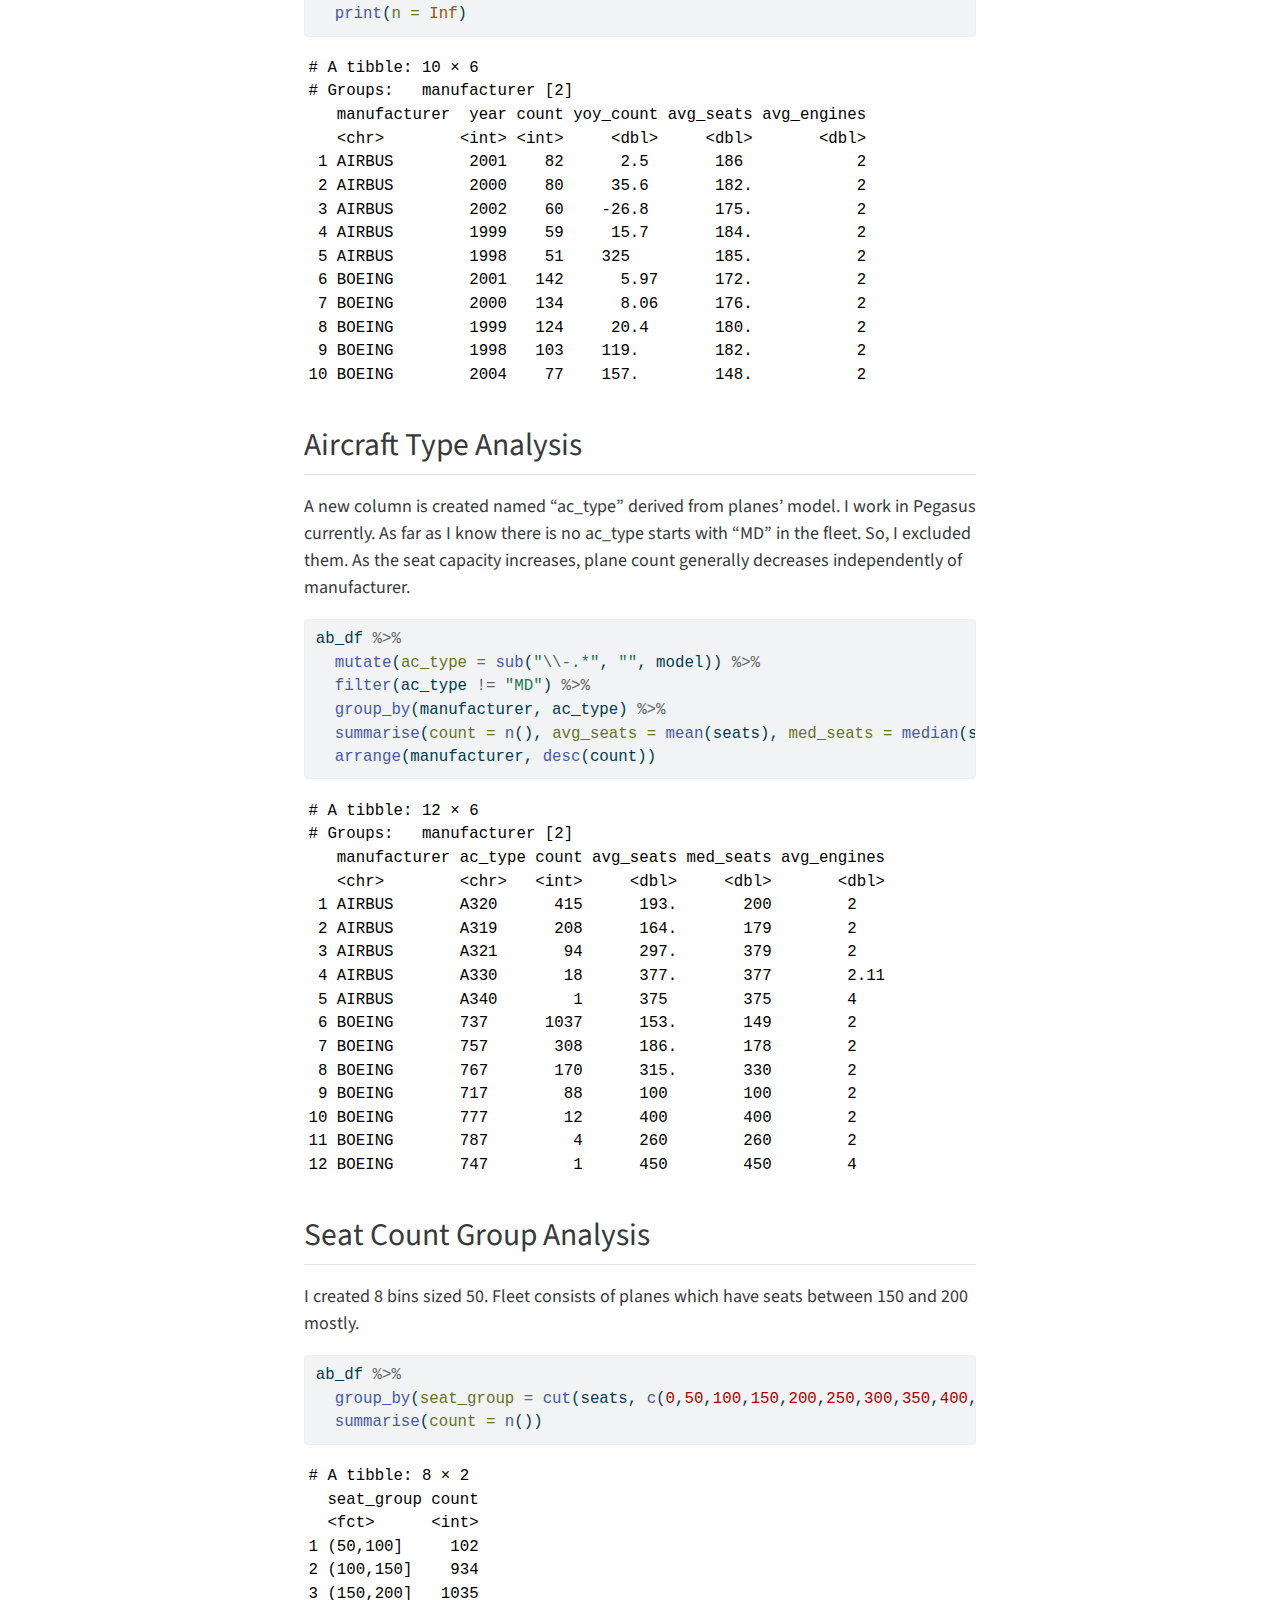
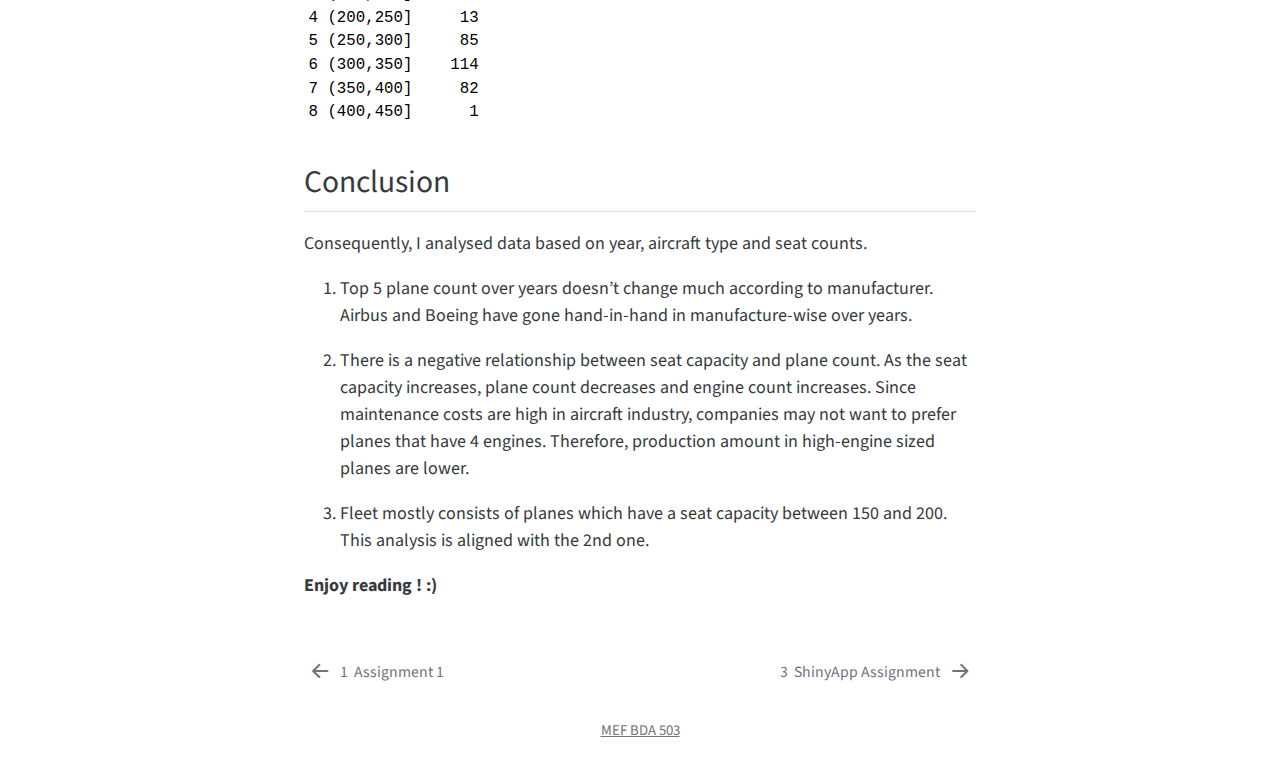
<file: docs/inclass_exercise1.html>
<!DOCTYPE html>
<html xmlns="http://www.w3.org/1999/xhtml" lang="en" xml:lang="en"><head>

<meta charset="utf-8">
<meta name="generator" content="quarto-1.1.251">

<meta name="viewport" content="width=device-width, initial-scale=1.0, user-scalable=yes">

<meta name="author" content="Canseza Avağ Erdurak">

<title>Canseza Avağ Erdurak - 2&nbsp; In-class Exercise 1</title>
<style>
code{white-space: pre-wrap;}
span.smallcaps{font-variant: small-caps;}
div.columns{display: flex; gap: min(4vw, 1.5em);}
div.column{flex: auto; overflow-x: auto;}
div.hanging-indent{margin-left: 1.5em; text-indent: -1.5em;}
ul.task-list{list-style: none;}
ul.task-list li input[type="checkbox"] {
  width: 0.8em;
  margin: 0 0.8em 0.2em -1.6em;
  vertical-align: middle;
}
pre > code.sourceCode { white-space: pre; position: relative; }
pre > code.sourceCode > span { display: inline-block; line-height: 1.25; }
pre > code.sourceCode > span:empty { height: 1.2em; }
.sourceCode { overflow: visible; }
code.sourceCode > span { color: inherit; text-decoration: inherit; }
div.sourceCode { margin: 1em 0; }
pre.sourceCode { margin: 0; }
@media screen {
div.sourceCode { overflow: auto; }
}
@media print {
pre > code.sourceCode { white-space: pre-wrap; }
pre > code.sourceCode > span { text-indent: -5em; padding-left: 5em; }
}
pre.numberSource code
  { counter-reset: source-line 0; }
pre.numberSource code > span
  { position: relative; left: -4em; counter-increment: source-line; }
pre.numberSource code > span > a:first-child::before
  { content: counter(source-line);
    position: relative; left: -1em; text-align: right; vertical-align: baseline;
    border: none; display: inline-block;
    -webkit-touch-callout: none; -webkit-user-select: none;
    -khtml-user-select: none; -moz-user-select: none;
    -ms-user-select: none; user-select: none;
    padding: 0 4px; width: 4em;
    color: #aaaaaa;
  }
pre.numberSource { margin-left: 3em; border-left: 1px solid #aaaaaa;  padding-left: 4px; }
div.sourceCode
  {   }
@media screen {
pre > code.sourceCode > span > a:first-child::before { text-decoration: underline; }
}
code span.al { color: #ff0000; font-weight: bold; } /* Alert */
code span.an { color: #60a0b0; font-weight: bold; font-style: italic; } /* Annotation */
code span.at { color: #7d9029; } /* Attribute */
code span.bn { color: #40a070; } /* BaseN */
code span.bu { color: #008000; } /* BuiltIn */
code span.cf { color: #007020; font-weight: bold; } /* ControlFlow */
code span.ch { color: #4070a0; } /* Char */
code span.cn { color: #880000; } /* Constant */
code span.co { color: #60a0b0; font-style: italic; } /* Comment */
code span.cv { color: #60a0b0; font-weight: bold; font-style: italic; } /* CommentVar */
code span.do { color: #ba2121; font-style: italic; } /* Documentation */
code span.dt { color: #902000; } /* DataType */
code span.dv { color: #40a070; } /* DecVal */
code span.er { color: #ff0000; font-weight: bold; } /* Error */
code span.ex { } /* Extension */
code span.fl { color: #40a070; } /* Float */
code span.fu { color: #06287e; } /* Function */
code span.im { color: #008000; font-weight: bold; } /* Import */
code span.in { color: #60a0b0; font-weight: bold; font-style: italic; } /* Information */
code span.kw { color: #007020; font-weight: bold; } /* Keyword */
code span.op { color: #666666; } /* Operator */
code span.ot { color: #007020; } /* Other */
code span.pp { color: #bc7a00; } /* Preprocessor */
code span.sc { color: #4070a0; } /* SpecialChar */
code span.ss { color: #bb6688; } /* SpecialString */
code span.st { color: #4070a0; } /* String */
code span.va { color: #19177c; } /* Variable */
code span.vs { color: #4070a0; } /* VerbatimString */
code span.wa { color: #60a0b0; font-weight: bold; font-style: italic; } /* Warning */
</style>


<script src="site_libs/quarto-nav/quarto-nav.js"></script>
<script src="site_libs/quarto-nav/headroom.min.js"></script>
<script src="site_libs/clipboard/clipboard.min.js"></script>
<script src="site_libs/quarto-search/autocomplete.umd.js"></script>
<script src="site_libs/quarto-search/fuse.min.js"></script>
<script src="site_libs/quarto-search/quarto-search.js"></script>
<meta name="quarto:offset" content="./">
<link href="./assignment3.html" rel="next">
<link href="./assignment1.html" rel="prev">
<script src="site_libs/quarto-html/quarto.js"></script>
<script src="site_libs/quarto-html/popper.min.js"></script>
<script src="site_libs/quarto-html/tippy.umd.min.js"></script>
<script src="site_libs/quarto-html/anchor.min.js"></script>
<link href="site_libs/quarto-html/tippy.css" rel="stylesheet">
<link href="site_libs/quarto-html/quarto-syntax-highlighting.css" rel="stylesheet" id="quarto-text-highlighting-styles">
<script src="site_libs/bootstrap/bootstrap.min.js"></script>
<link href="site_libs/bootstrap/bootstrap-icons.css" rel="stylesheet">
<link href="site_libs/bootstrap/bootstrap.min.css" rel="stylesheet" id="quarto-bootstrap" data-mode="light">
<script id="quarto-search-options" type="application/json">{
  "location": "sidebar",
  "copy-button": false,
  "collapse-after": 3,
  "panel-placement": "start",
  "type": "textbox",
  "limit": 20,
  "language": {
    "search-no-results-text": "No results",
    "search-matching-documents-text": "matching documents",
    "search-copy-link-title": "Copy link to search",
    "search-hide-matches-text": "Hide additional matches",
    "search-more-match-text": "more match in this document",
    "search-more-matches-text": "more matches in this document",
    "search-clear-button-title": "Clear",
    "search-detached-cancel-button-title": "Cancel",
    "search-submit-button-title": "Submit"
  }
}</script>


</head>

<body class="nav-sidebar floating">

<div id="quarto-search-results"></div>
  <header id="quarto-header" class="headroom fixed-top">
  <nav class="quarto-secondary-nav" data-bs-toggle="collapse" data-bs-target="#quarto-sidebar" aria-controls="quarto-sidebar" aria-expanded="false" aria-label="Toggle sidebar navigation" onclick="if (window.quartoToggleHeadroom) { window.quartoToggleHeadroom(); }">
    <div class="container-fluid d-flex justify-content-between">
      <h1 class="quarto-secondary-nav-title"><span class="chapter-number">2</span>&nbsp; <span class="chapter-title">In-class Exercise 1</span></h1>
      <button type="button" class="quarto-btn-toggle btn" aria-label="Show secondary navigation">
        <i class="bi bi-chevron-right"></i>
      </button>
    </div>
  </nav>
</header>
<!-- content -->
<div id="quarto-content" class="quarto-container page-columns page-rows-contents page-layout-article">
<!-- sidebar -->
  <nav id="quarto-sidebar" class="sidebar collapse sidebar-navigation floating overflow-auto">
    <div class="pt-lg-2 mt-2 text-left sidebar-header">
    <div class="sidebar-title mb-0 py-0">
      <a href="./">Canseza Avağ Erdurak</a> 
        <div class="sidebar-tools-main">
    <a href="https://github.com/pjournal/mef06-avagcanseza" title="Source Code" class="sidebar-tool px-1"><i class="bi bi-github"></i></a>
    <a href="" title="Share" id="sidebar-tool-dropdown-0" class="sidebar-tool dropdown-toggle px-1" data-bs-toggle="dropdown" aria-expanded="false"><i class="bi bi-share"></i></a>
    <ul class="dropdown-menu" aria-labelledby="sidebar-tool-dropdown-0">
        <li>
          <a class="dropdown-item sidebar-tools-main-item" href="https://twitter.com/intent/tweet?url=|url|">
            <i class="bi bi-bi-twitter pe-1"></i>
          Twitter
          </a>
        </li>
        <li>
          <a class="dropdown-item sidebar-tools-main-item" href="https://www.facebook.com/sharer/sharer.php?u=|url|">
            <i class="bi bi-bi-facebook pe-1"></i>
          Facebook
          </a>
        </li>
    </ul>
</div>
    </div>
      </div>
      <div class="mt-2 flex-shrink-0 align-items-center">
        <div class="sidebar-search">
        <div id="quarto-search" class="" title="Search"></div>
        </div>
      </div>
    <div class="sidebar-menu-container"> 
    <ul class="list-unstyled mt-1">
        <li class="sidebar-item">
  <div class="sidebar-item-container"> 
  <a href="./index.html" class="sidebar-item-text sidebar-link">Introduction</a>
  </div>
</li>
        <li class="sidebar-item">
  <div class="sidebar-item-container"> 
  <a href="./assignment1.html" class="sidebar-item-text sidebar-link"><span class="chapter-number">1</span>&nbsp; <span class="chapter-title">Assignment 1</span></a>
  </div>
</li>
        <li class="sidebar-item">
  <div class="sidebar-item-container"> 
  <a href="./inclass_exercise1.html" class="sidebar-item-text sidebar-link active"><span class="chapter-number">2</span>&nbsp; <span class="chapter-title">In-class Exercise 1</span></a>
  </div>
</li>
        <li class="sidebar-item">
  <div class="sidebar-item-container"> 
  <a href="./assignment3.html" class="sidebar-item-text sidebar-link"><span class="chapter-number">3</span>&nbsp; <span class="chapter-title">ShinyApp Assignment</span></a>
  </div>
</li>
        <li class="sidebar-item">
  <div class="sidebar-item-container"> 
  <a href="./assignment4.html" class="sidebar-item-text sidebar-link"><span class="chapter-number">4</span>&nbsp; <span class="chapter-title">Operations Research</span></a>
  </div>
</li>
    </ul>
    </div>
</nav>
<!-- margin-sidebar -->
    <div id="quarto-margin-sidebar" class="sidebar margin-sidebar">
        <nav id="TOC" role="doc-toc" class="toc-active">
    <h2 id="toc-title">Table of contents</h2>
   
  <ul>
  <li><a href="#planes-data-analysis" id="toc-planes-data-analysis" class="nav-link active" data-scroll-target="#planes-data-analysis">Planes Data Analysis</a>
  <ul class="collapse">
  <li><a href="#create-a-dataset" id="toc-create-a-dataset" class="nav-link" data-scroll-target="#create-a-dataset">Create a Dataset</a></li>
  <li><a href="#top-5-year-by-manufacturers" id="toc-top-5-year-by-manufacturers" class="nav-link" data-scroll-target="#top-5-year-by-manufacturers">Top 5 Year by Manufacturers</a></li>
  <li><a href="#aircraft-type-analysis" id="toc-aircraft-type-analysis" class="nav-link" data-scroll-target="#aircraft-type-analysis">Aircraft Type Analysis</a></li>
  <li><a href="#seat-count-group-analysis" id="toc-seat-count-group-analysis" class="nav-link" data-scroll-target="#seat-count-group-analysis">Seat Count Group Analysis</a></li>
  <li><a href="#conclusion" id="toc-conclusion" class="nav-link" data-scroll-target="#conclusion">Conclusion</a></li>
  </ul></li>
  </ul>
</nav>
    </div>
<!-- main -->
<main class="content" id="quarto-document-content">

<header id="title-block-header" class="quarto-title-block default">
<div class="quarto-title">
<h1 class="title d-none d-lg-block"><span class="chapter-number">2</span>&nbsp; <span class="chapter-title">In-class Exercise 1</span></h1>
</div>



<div class="quarto-title-meta">

    <div>
    <div class="quarto-title-meta-heading">Author</div>
    <div class="quarto-title-meta-contents">
             <p>Canseza Avağ Erdurak </p>
          </div>
  </div>
    
    <div>
    <div class="quarto-title-meta-heading">Published</div>
    <div class="quarto-title-meta-contents">
      <p class="date">Oct 21, 2022</p>
    </div>
  </div>
    
  </div>
  

</header>

<section id="planes-data-analysis" class="level1">
<h1>Planes Data Analysis</h1>
<p>First of all, I installed packages namely <strong>dplyr</strong>, <strong>nycflights13</strong> as well as <strong>stringr</strong>.</p>
<p>I used <strong>sub</strong> function in <strong>stringr</strong> package to create a driven column, aircraft_type (ac_type).</p>
<div class="cell">
<div class="sourceCode cell-code" id="cb1"><pre class="sourceCode r code-with-copy"><code class="sourceCode r"><span id="cb1-1"><a href="#cb1-1" aria-hidden="true" tabindex="-1"></a><span class="fu">library</span>(dplyr)</span>
<span id="cb1-2"><a href="#cb1-2" aria-hidden="true" tabindex="-1"></a><span class="fu">library</span>(nycflights13)</span>
<span id="cb1-3"><a href="#cb1-3" aria-hidden="true" tabindex="-1"></a><span class="fu">library</span>(stringr)</span>
<span id="cb1-4"><a href="#cb1-4" aria-hidden="true" tabindex="-1"></a></span>
<span id="cb1-5"><a href="#cb1-5" aria-hidden="true" tabindex="-1"></a><span class="fu">options</span>(<span class="at">dplyr.summarise.inform =</span> <span class="cn">FALSE</span>)</span></code><button title="Copy to Clipboard" class="code-copy-button"><i class="bi"></i></button></pre></div>
</div>
<p>I take a high-level look at planes data which has 3,222 rows and 9 columns. I also have information about what column names are, which data type they have and how their content is in a short notice.</p>
<div class="cell">
<div class="sourceCode cell-code" id="cb2"><pre class="sourceCode r code-with-copy"><code class="sourceCode r"><span id="cb2-1"><a href="#cb2-1" aria-hidden="true" tabindex="-1"></a>planes <span class="sc">%&gt;%</span> <span class="fu">glimpse</span>()</span></code><button title="Copy to Clipboard" class="code-copy-button"><i class="bi"></i></button></pre></div>
<div class="cell-output cell-output-stdout">
<pre><code>Rows: 3,322
Columns: 9
$ tailnum      &lt;chr&gt; "N10156", "N102UW", "N103US", "N104UW", "N10575", "N105UW…
$ year         &lt;int&gt; 2004, 1998, 1999, 1999, 2002, 1999, 1999, 1999, 1999, 199…
$ type         &lt;chr&gt; "Fixed wing multi engine", "Fixed wing multi engine", "Fi…
$ manufacturer &lt;chr&gt; "EMBRAER", "AIRBUS INDUSTRIE", "AIRBUS INDUSTRIE", "AIRBU…
$ model        &lt;chr&gt; "EMB-145XR", "A320-214", "A320-214", "A320-214", "EMB-145…
$ engines      &lt;int&gt; 2, 2, 2, 2, 2, 2, 2, 2, 2, 2, 2, 2, 2, 2, 2, 2, 2, 2, 2, …
$ seats        &lt;int&gt; 55, 182, 182, 182, 55, 182, 182, 182, 182, 182, 55, 55, 5…
$ speed        &lt;int&gt; NA, NA, NA, NA, NA, NA, NA, NA, NA, NA, NA, NA, NA, NA, N…
$ engine       &lt;chr&gt; "Turbo-fan", "Turbo-fan", "Turbo-fan", "Turbo-fan", "Turb…</code></pre>
</div>
</div>
<section id="create-a-dataset" class="level2">
<h2 class="anchored" data-anchor-id="create-a-dataset">Create a Dataset</h2>
<p>I created a dataset according to manufacturer column. I filtered planes which are manufactured by Airbus, Airbus Industrie and Boeing. I recoded AIRBUS INDUSTRIE as AIRBUS to have a clean dataset.</p>
<div class="cell">
<div class="sourceCode cell-code" id="cb4"><pre class="sourceCode r code-with-copy"><code class="sourceCode r"><span id="cb4-1"><a href="#cb4-1" aria-hidden="true" tabindex="-1"></a>ab_df <span class="ot">&lt;-</span> planes <span class="sc">%&gt;%</span></span>
<span id="cb4-2"><a href="#cb4-2" aria-hidden="true" tabindex="-1"></a>          <span class="fu">select</span>(tailnum<span class="sc">:</span>engine) <span class="sc">%&gt;%</span></span>
<span id="cb4-3"><a href="#cb4-3" aria-hidden="true" tabindex="-1"></a>          <span class="fu">filter</span>(manufacturer <span class="sc">%in%</span> <span class="fu">c</span>(<span class="st">'AIRBUS'</span>, <span class="st">'AIRBUS INDUSTRIE'</span>, <span class="st">'BOEING'</span>)) <span class="sc">%&gt;%</span></span>
<span id="cb4-4"><a href="#cb4-4" aria-hidden="true" tabindex="-1"></a>          <span class="fu">mutate</span>(<span class="at">manufacturer =</span> <span class="fu">recode</span>(manufacturer, <span class="st">'AIRBUS INDUSTRIE'</span> <span class="ot">=</span> <span class="st">'AIRBUS'</span>))</span></code><button title="Copy to Clipboard" class="code-copy-button"><i class="bi"></i></button></pre></div>
</div>
</section>
<section id="top-5-year-by-manufacturers" class="level2">
<h2 class="anchored" data-anchor-id="top-5-year-by-manufacturers">Top 5 Year by Manufacturers</h2>
<p>Here is shown top 5 plane count, average number of seats and engines by manufacturer and year. Top 5 years by manufacturers are mostly overlaps. 5th elements in both Boeing and Airbus have the highest change compared to last years respectively.</p>
<div class="cell">
<div class="sourceCode cell-code" id="cb5"><pre class="sourceCode r code-with-copy"><code class="sourceCode r"><span id="cb5-1"><a href="#cb5-1" aria-hidden="true" tabindex="-1"></a>ab_df <span class="sc">%&gt;%</span></span>
<span id="cb5-2"><a href="#cb5-2" aria-hidden="true" tabindex="-1"></a>  <span class="fu">group_by</span>(manufacturer, year) <span class="sc">%&gt;%</span></span>
<span id="cb5-3"><a href="#cb5-3" aria-hidden="true" tabindex="-1"></a>  <span class="fu">summarise</span>(<span class="at">count =</span> <span class="fu">n</span>(), <span class="at">avg_seats =</span> <span class="fu">mean</span>(seats), <span class="at">avg_engines =</span> <span class="fu">mean</span>(engines)) <span class="sc">%&gt;%</span></span>
<span id="cb5-4"><a href="#cb5-4" aria-hidden="true" tabindex="-1"></a>  <span class="fu">mutate</span>(<span class="at">yoy_count =</span> (count<span class="sc">-</span><span class="fu">lag</span>(count))<span class="sc">/</span><span class="fu">lag</span>(count)<span class="sc">*</span><span class="dv">100</span>) <span class="sc">%&gt;%</span></span>
<span id="cb5-5"><a href="#cb5-5" aria-hidden="true" tabindex="-1"></a>  <span class="fu">relocate</span>(yoy_count, <span class="at">.after =</span> count) <span class="sc">%&gt;%</span></span>
<span id="cb5-6"><a href="#cb5-6" aria-hidden="true" tabindex="-1"></a>  <span class="fu">top_n</span>(<span class="dv">5</span>, count) <span class="sc">%&gt;%</span></span>
<span id="cb5-7"><a href="#cb5-7" aria-hidden="true" tabindex="-1"></a>  <span class="fu">arrange</span>(manufacturer, <span class="fu">desc</span>(count)) <span class="sc">%&gt;%</span></span>
<span id="cb5-8"><a href="#cb5-8" aria-hidden="true" tabindex="-1"></a>  <span class="fu">print</span>(<span class="at">n =</span> <span class="cn">Inf</span>)</span></code><button title="Copy to Clipboard" class="code-copy-button"><i class="bi"></i></button></pre></div>
<div class="cell-output cell-output-stdout">
<pre><code># A tibble: 10 × 6
# Groups:   manufacturer [2]
   manufacturer  year count yoy_count avg_seats avg_engines
   &lt;chr&gt;        &lt;int&gt; &lt;int&gt;     &lt;dbl&gt;     &lt;dbl&gt;       &lt;dbl&gt;
 1 AIRBUS        2001    82      2.5       186            2
 2 AIRBUS        2000    80     35.6       182.           2
 3 AIRBUS        2002    60    -26.8       175.           2
 4 AIRBUS        1999    59     15.7       184.           2
 5 AIRBUS        1998    51    325         185.           2
 6 BOEING        2001   142      5.97      172.           2
 7 BOEING        2000   134      8.06      176.           2
 8 BOEING        1999   124     20.4       180.           2
 9 BOEING        1998   103    119.        182.           2
10 BOEING        2004    77    157.        148.           2</code></pre>
</div>
</div>
</section>
<section id="aircraft-type-analysis" class="level2">
<h2 class="anchored" data-anchor-id="aircraft-type-analysis">Aircraft Type Analysis</h2>
<p>A new column is created named “ac_type” derived from planes’ model. I work in Pegasus currently. As far as I know there is no ac_type starts with “MD” in the fleet. So, I excluded them. As the seat capacity increases, plane count generally decreases independently of manufacturer.</p>
<div class="cell">
<div class="sourceCode cell-code" id="cb7"><pre class="sourceCode r code-with-copy"><code class="sourceCode r"><span id="cb7-1"><a href="#cb7-1" aria-hidden="true" tabindex="-1"></a>ab_df <span class="sc">%&gt;%</span></span>
<span id="cb7-2"><a href="#cb7-2" aria-hidden="true" tabindex="-1"></a>  <span class="fu">mutate</span>(<span class="at">ac_type =</span> <span class="fu">sub</span>(<span class="st">"</span><span class="sc">\\</span><span class="st">-.*"</span>, <span class="st">""</span>, model)) <span class="sc">%&gt;%</span></span>
<span id="cb7-3"><a href="#cb7-3" aria-hidden="true" tabindex="-1"></a>  <span class="fu">filter</span>(ac_type <span class="sc">!=</span> <span class="st">"MD"</span>) <span class="sc">%&gt;%</span></span>
<span id="cb7-4"><a href="#cb7-4" aria-hidden="true" tabindex="-1"></a>  <span class="fu">group_by</span>(manufacturer, ac_type) <span class="sc">%&gt;%</span></span>
<span id="cb7-5"><a href="#cb7-5" aria-hidden="true" tabindex="-1"></a>  <span class="fu">summarise</span>(<span class="at">count =</span> <span class="fu">n</span>(), <span class="at">avg_seats =</span> <span class="fu">mean</span>(seats), <span class="at">med_seats =</span> <span class="fu">median</span>(seats), <span class="at">avg_engines =</span> <span class="fu">mean</span>(engines)) <span class="sc">%&gt;%</span></span>
<span id="cb7-6"><a href="#cb7-6" aria-hidden="true" tabindex="-1"></a>  <span class="fu">arrange</span>(manufacturer, <span class="fu">desc</span>(count))</span></code><button title="Copy to Clipboard" class="code-copy-button"><i class="bi"></i></button></pre></div>
<div class="cell-output cell-output-stdout">
<pre><code># A tibble: 12 × 6
# Groups:   manufacturer [2]
   manufacturer ac_type count avg_seats med_seats avg_engines
   &lt;chr&gt;        &lt;chr&gt;   &lt;int&gt;     &lt;dbl&gt;     &lt;dbl&gt;       &lt;dbl&gt;
 1 AIRBUS       A320      415      193.       200        2   
 2 AIRBUS       A319      208      164.       179        2   
 3 AIRBUS       A321       94      297.       379        2   
 4 AIRBUS       A330       18      377.       377        2.11
 5 AIRBUS       A340        1      375        375        4   
 6 BOEING       737      1037      153.       149        2   
 7 BOEING       757       308      186.       178        2   
 8 BOEING       767       170      315.       330        2   
 9 BOEING       717        88      100        100        2   
10 BOEING       777        12      400        400        2   
11 BOEING       787         4      260        260        2   
12 BOEING       747         1      450        450        4   </code></pre>
</div>
</div>
</section>
<section id="seat-count-group-analysis" class="level2">
<h2 class="anchored" data-anchor-id="seat-count-group-analysis">Seat Count Group Analysis</h2>
<p>I created 8 bins sized 50. Fleet consists of planes which have seats between 150 and 200 mostly.</p>
<div class="cell">
<div class="sourceCode cell-code" id="cb9"><pre class="sourceCode r code-with-copy"><code class="sourceCode r"><span id="cb9-1"><a href="#cb9-1" aria-hidden="true" tabindex="-1"></a>ab_df <span class="sc">%&gt;%</span></span>
<span id="cb9-2"><a href="#cb9-2" aria-hidden="true" tabindex="-1"></a>  <span class="fu">group_by</span>(<span class="at">seat_group =</span> <span class="fu">cut</span>(seats, <span class="fu">c</span>(<span class="dv">0</span>,<span class="dv">50</span>,<span class="dv">100</span>,<span class="dv">150</span>,<span class="dv">200</span>,<span class="dv">250</span>,<span class="dv">300</span>,<span class="dv">350</span>,<span class="dv">400</span>,<span class="dv">450</span>,<span class="dv">500</span>), <span class="at">include.lowest =</span> <span class="cn">TRUE</span>)) <span class="sc">%&gt;%</span></span>
<span id="cb9-3"><a href="#cb9-3" aria-hidden="true" tabindex="-1"></a>  <span class="fu">summarise</span>(<span class="at">count =</span> <span class="fu">n</span>())</span></code><button title="Copy to Clipboard" class="code-copy-button"><i class="bi"></i></button></pre></div>
<div class="cell-output cell-output-stdout">
<pre><code># A tibble: 8 × 2
  seat_group count
  &lt;fct&gt;      &lt;int&gt;
1 (50,100]     102
2 (100,150]    934
3 (150,200]   1035
4 (200,250]     13
5 (250,300]     85
6 (300,350]    114
7 (350,400]     82
8 (400,450]      1</code></pre>
</div>
</div>
</section>
<section id="conclusion" class="level2">
<h2 class="anchored" data-anchor-id="conclusion">Conclusion</h2>
<p>Consequently, I analysed data based on year, aircraft type and seat counts.</p>
<ol type="1">
<li><p>Top 5 plane count over years doesn’t change much according to manufacturer. Airbus and Boeing have gone hand-in-hand in manufacture-wise over years.</p></li>
<li><p>There is a negative relationship between seat capacity and plane count. As the seat capacity increases, plane count decreases and engine count increases. Since maintenance costs are high in aircraft industry, companies may not want to prefer planes that have 4 engines. Therefore, production amount in high-engine sized planes are lower.</p></li>
<li><p>Fleet mostly consists of planes which have a seat capacity between 150 and 200. This analysis is aligned with the 2nd one.</p></li>
</ol>
<p><strong>Enjoy reading ! :)</strong></p>


</section>
</section>

</main> <!-- /main -->
<script id="quarto-html-after-body" type="application/javascript">
window.document.addEventListener("DOMContentLoaded", function (event) {
  const toggleBodyColorMode = (bsSheetEl) => {
    const mode = bsSheetEl.getAttribute("data-mode");
    const bodyEl = window.document.querySelector("body");
    if (mode === "dark") {
      bodyEl.classList.add("quarto-dark");
      bodyEl.classList.remove("quarto-light");
    } else {
      bodyEl.classList.add("quarto-light");
      bodyEl.classList.remove("quarto-dark");
    }
  }
  const toggleBodyColorPrimary = () => {
    const bsSheetEl = window.document.querySelector("link#quarto-bootstrap");
    if (bsSheetEl) {
      toggleBodyColorMode(bsSheetEl);
    }
  }
  toggleBodyColorPrimary();  
  const icon = "";
  const anchorJS = new window.AnchorJS();
  anchorJS.options = {
    placement: 'right',
    icon: icon
  };
  anchorJS.add('.anchored');
  const clipboard = new window.ClipboardJS('.code-copy-button', {
    target: function(trigger) {
      return trigger.previousElementSibling;
    }
  });
  clipboard.on('success', function(e) {
    // button target
    const button = e.trigger;
    // don't keep focus
    button.blur();
    // flash "checked"
    button.classList.add('code-copy-button-checked');
    var currentTitle = button.getAttribute("title");
    button.setAttribute("title", "Copied!");
    setTimeout(function() {
      button.setAttribute("title", currentTitle);
      button.classList.remove('code-copy-button-checked');
    }, 1000);
    // clear code selection
    e.clearSelection();
  });
  function tippyHover(el, contentFn) {
    const config = {
      allowHTML: true,
      content: contentFn,
      maxWidth: 500,
      delay: 100,
      arrow: false,
      appendTo: function(el) {
          return el.parentElement;
      },
      interactive: true,
      interactiveBorder: 10,
      theme: 'quarto',
      placement: 'bottom-start'
    };
    window.tippy(el, config); 
  }
  const noterefs = window.document.querySelectorAll('a[role="doc-noteref"]');
  for (var i=0; i<noterefs.length; i++) {
    const ref = noterefs[i];
    tippyHover(ref, function() {
      // use id or data attribute instead here
      let href = ref.getAttribute('data-footnote-href') || ref.getAttribute('href');
      try { href = new URL(href).hash; } catch {}
      const id = href.replace(/^#\/?/, "");
      const note = window.document.getElementById(id);
      return note.innerHTML;
    });
  }
  var bibliorefs = window.document.querySelectorAll('a[role="doc-biblioref"]');
  for (var i=0; i<bibliorefs.length; i++) {
    const ref = bibliorefs[i];
    const cites = ref.parentNode.getAttribute('data-cites').split(' ');
    tippyHover(ref, function() {
      var popup = window.document.createElement('div');
      cites.forEach(function(cite) {
        var citeDiv = window.document.createElement('div');
        citeDiv.classList.add('hanging-indent');
        citeDiv.classList.add('csl-entry');
        var biblioDiv = window.document.getElementById('ref-' + cite);
        if (biblioDiv) {
          citeDiv.innerHTML = biblioDiv.innerHTML;
        }
        popup.appendChild(citeDiv);
      });
      return popup.innerHTML;
    });
  }
});
</script>
<nav class="page-navigation">
  <div class="nav-page nav-page-previous">
      <a href="./assignment1.html" class="pagination-link">
        <i class="bi bi-arrow-left-short"></i> <span class="nav-page-text"><span class="chapter-number">1</span>&nbsp; <span class="chapter-title">Assignment 1</span></span>
      </a>          
  </div>
  <div class="nav-page nav-page-next">
      <a href="./assignment3.html" class="pagination-link">
        <span class="nav-page-text"><span class="chapter-number">3</span>&nbsp; <span class="chapter-title">ShinyApp Assignment</span></span> <i class="bi bi-arrow-right-short"></i>
      </a>
  </div>
</nav>
</div> <!-- /content -->
<footer class="footer">
  <div class="nav-footer">
      <div class="nav-footer-center"><a href="https://mef-bda503.github.io">MEF BDA 503</a></div>
  </div>
</footer>



</body></html>
</file>
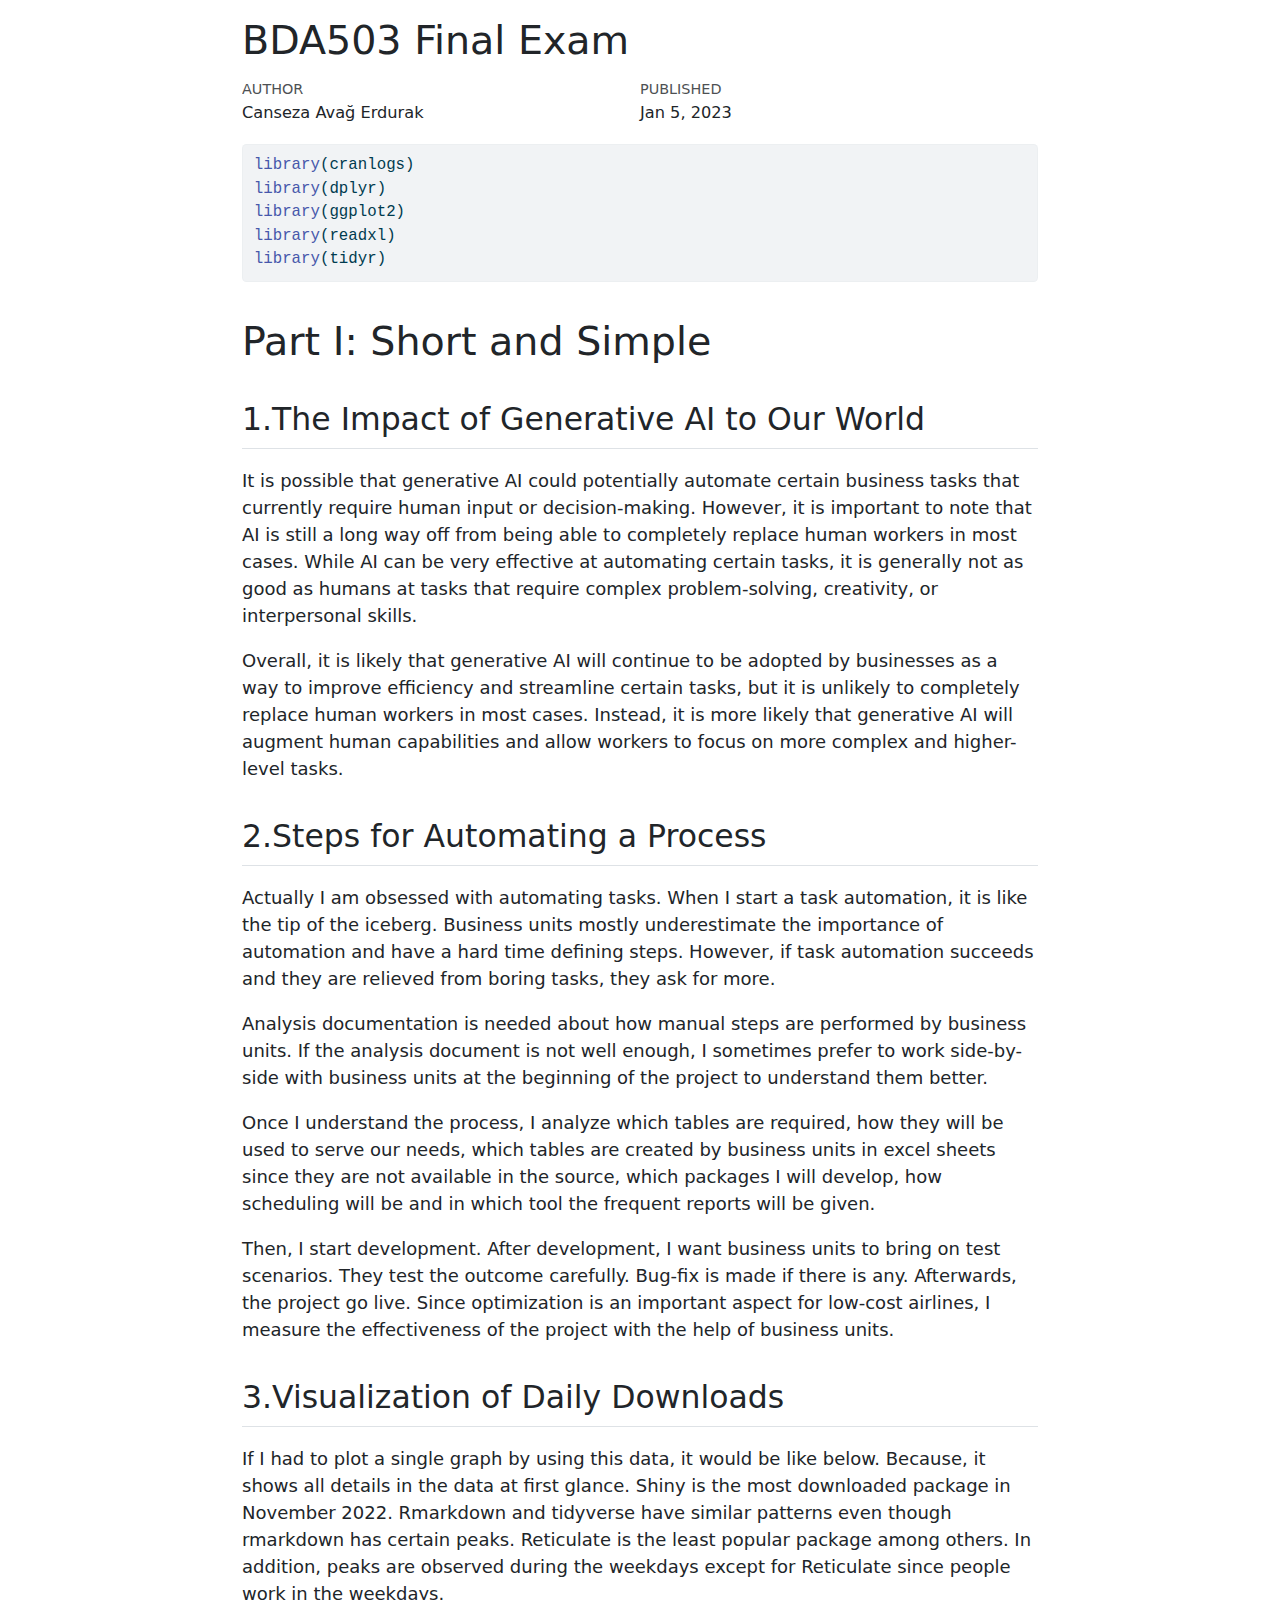
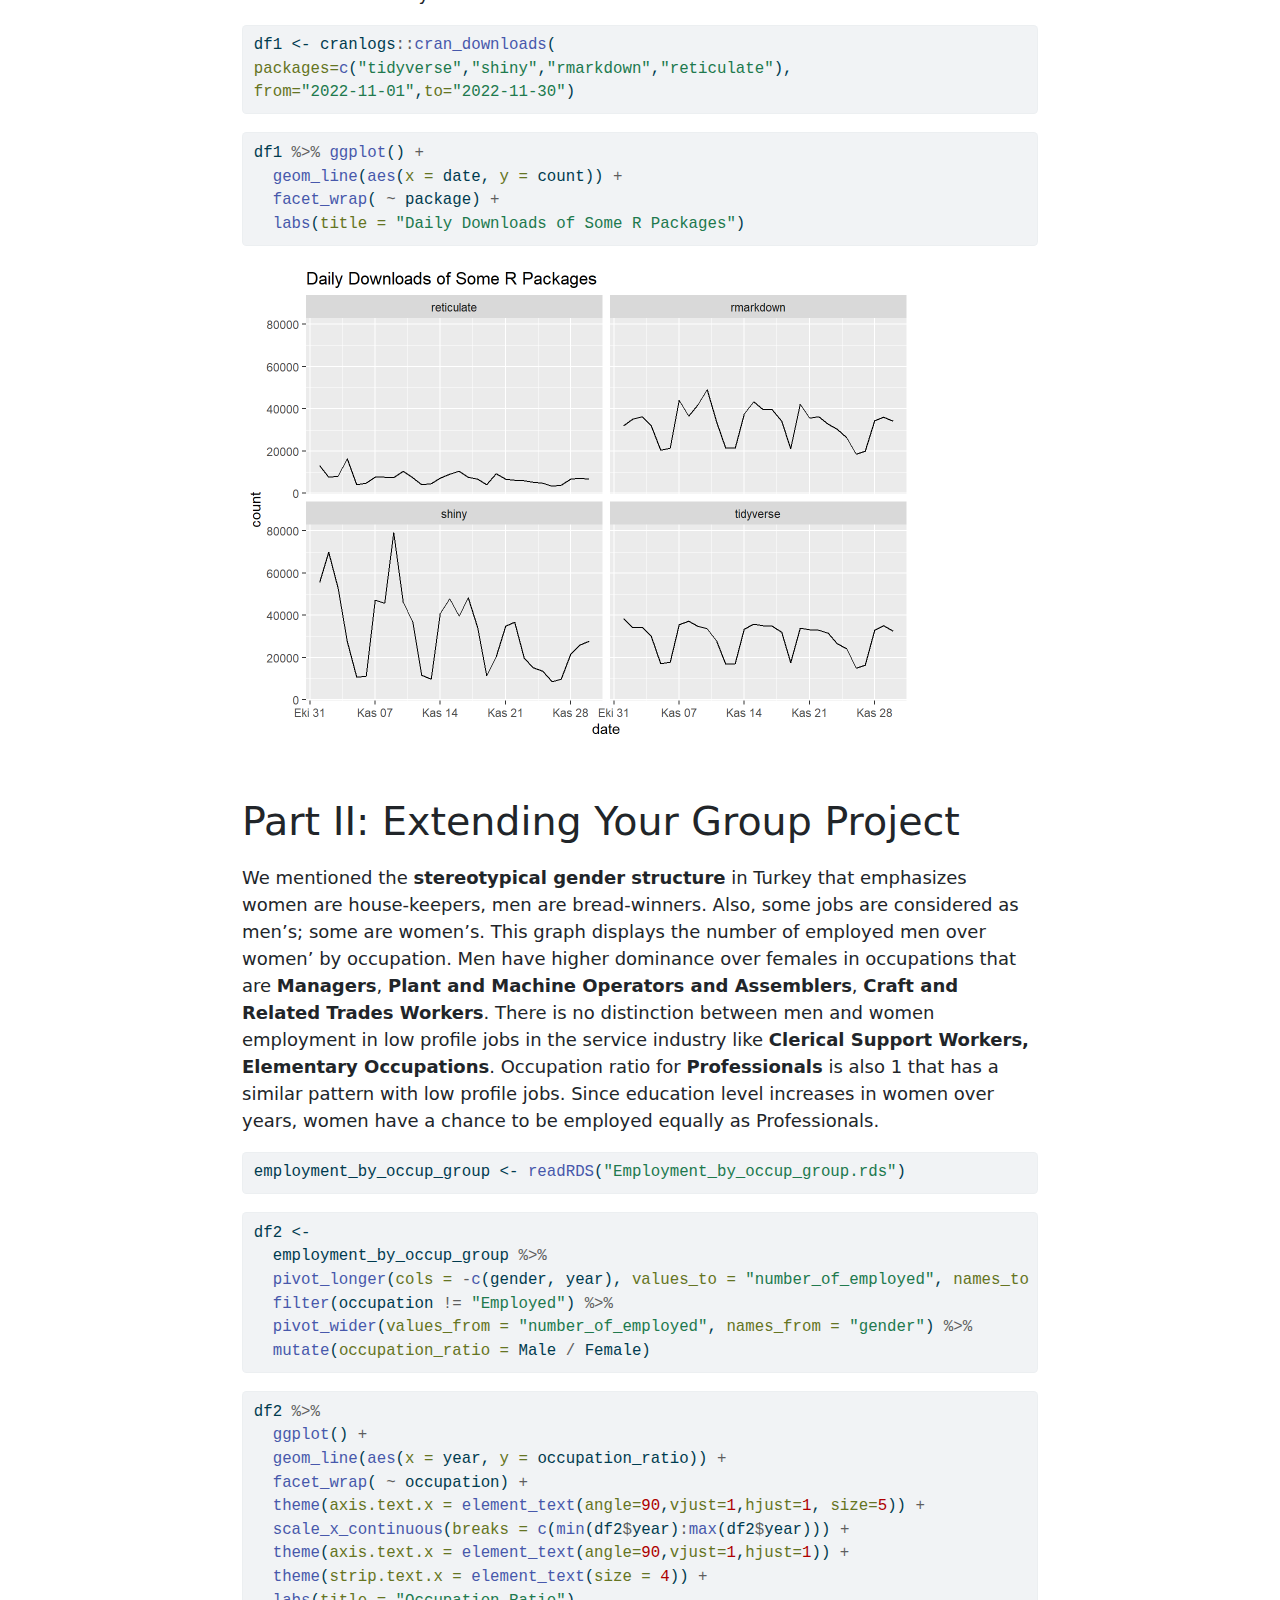
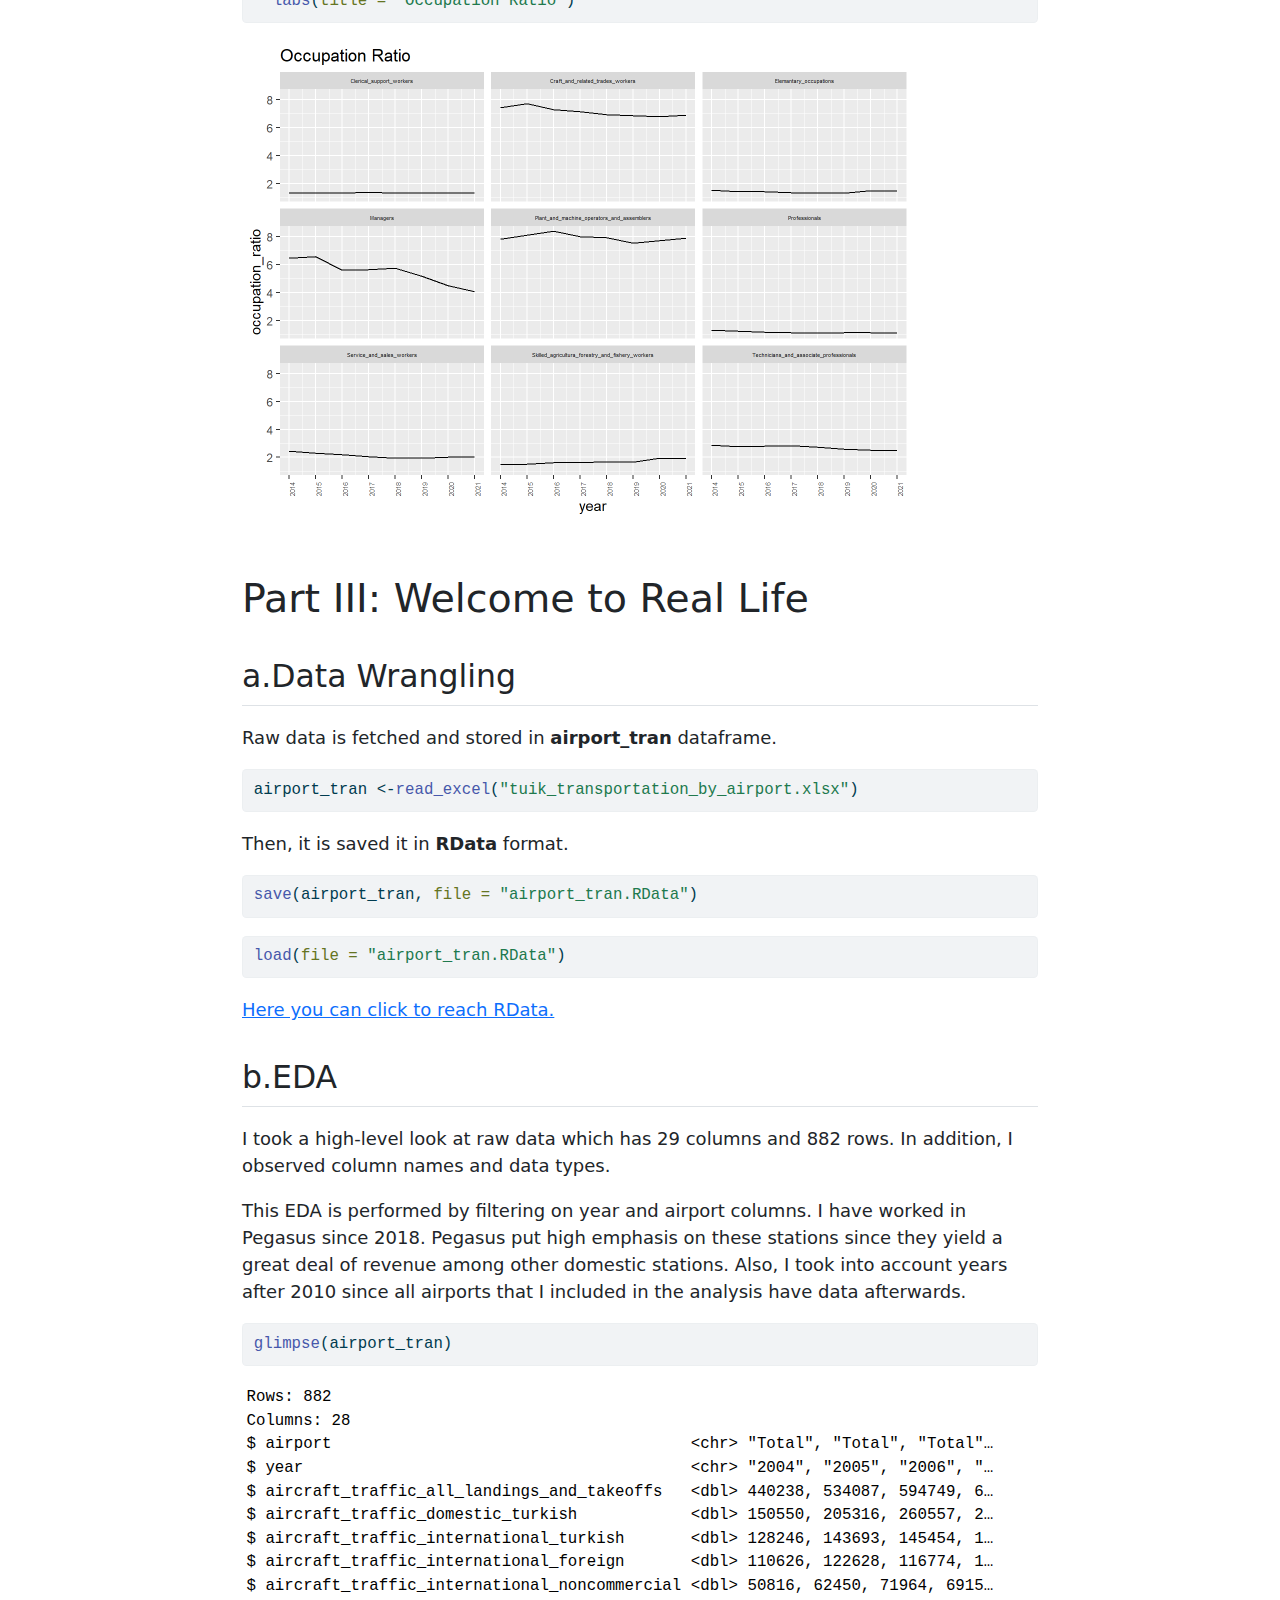
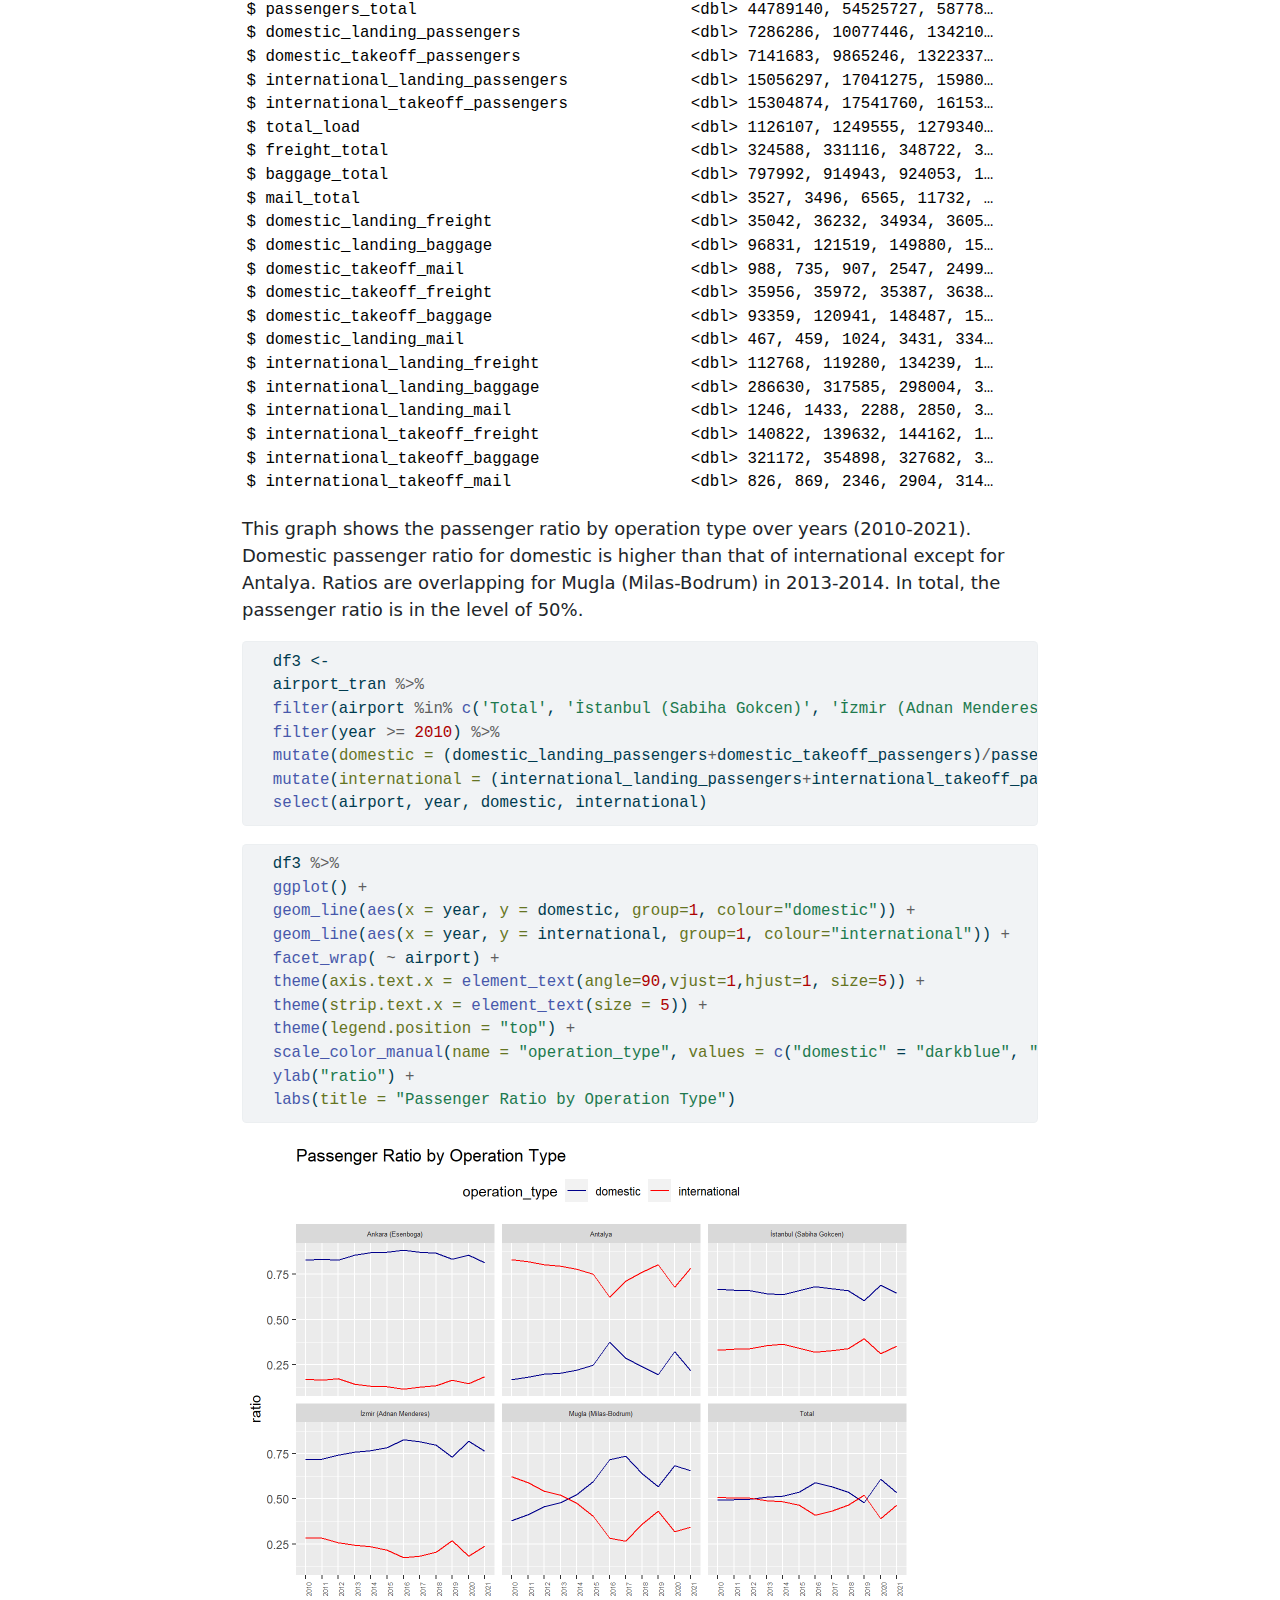
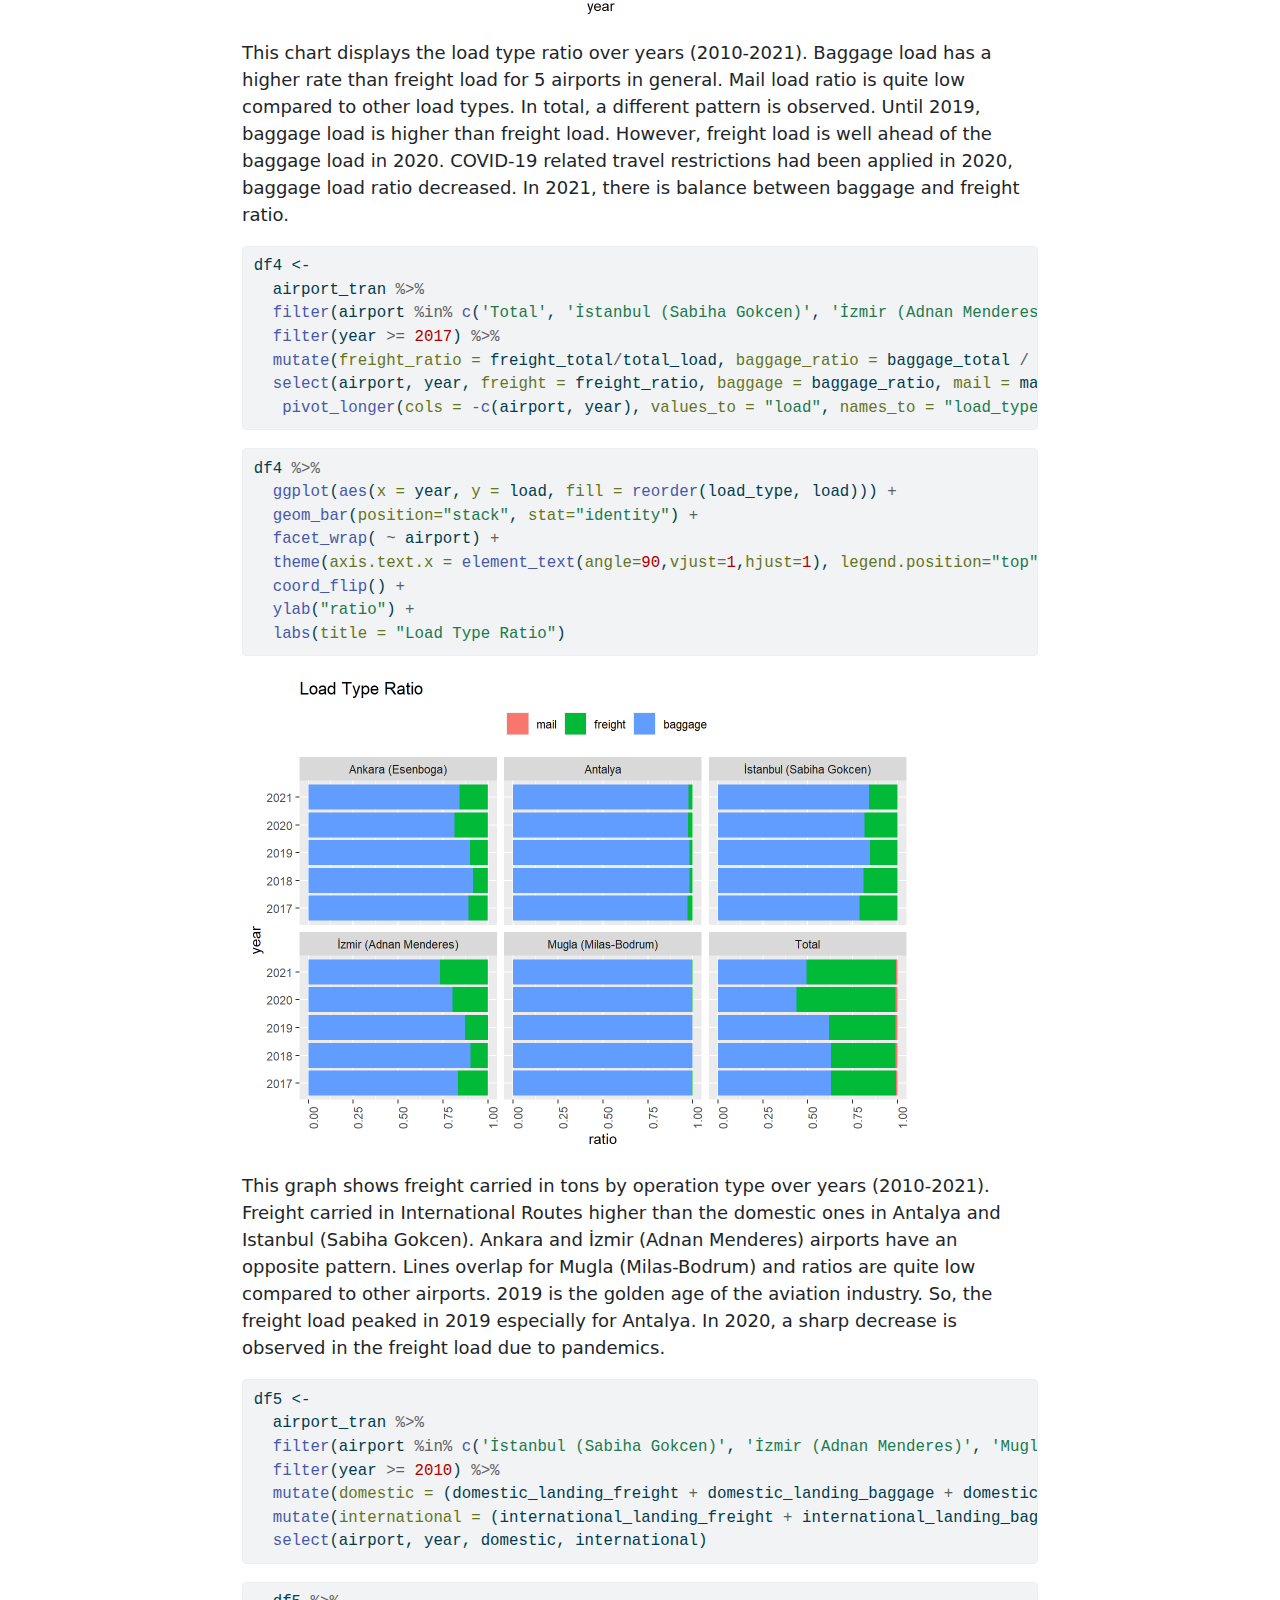
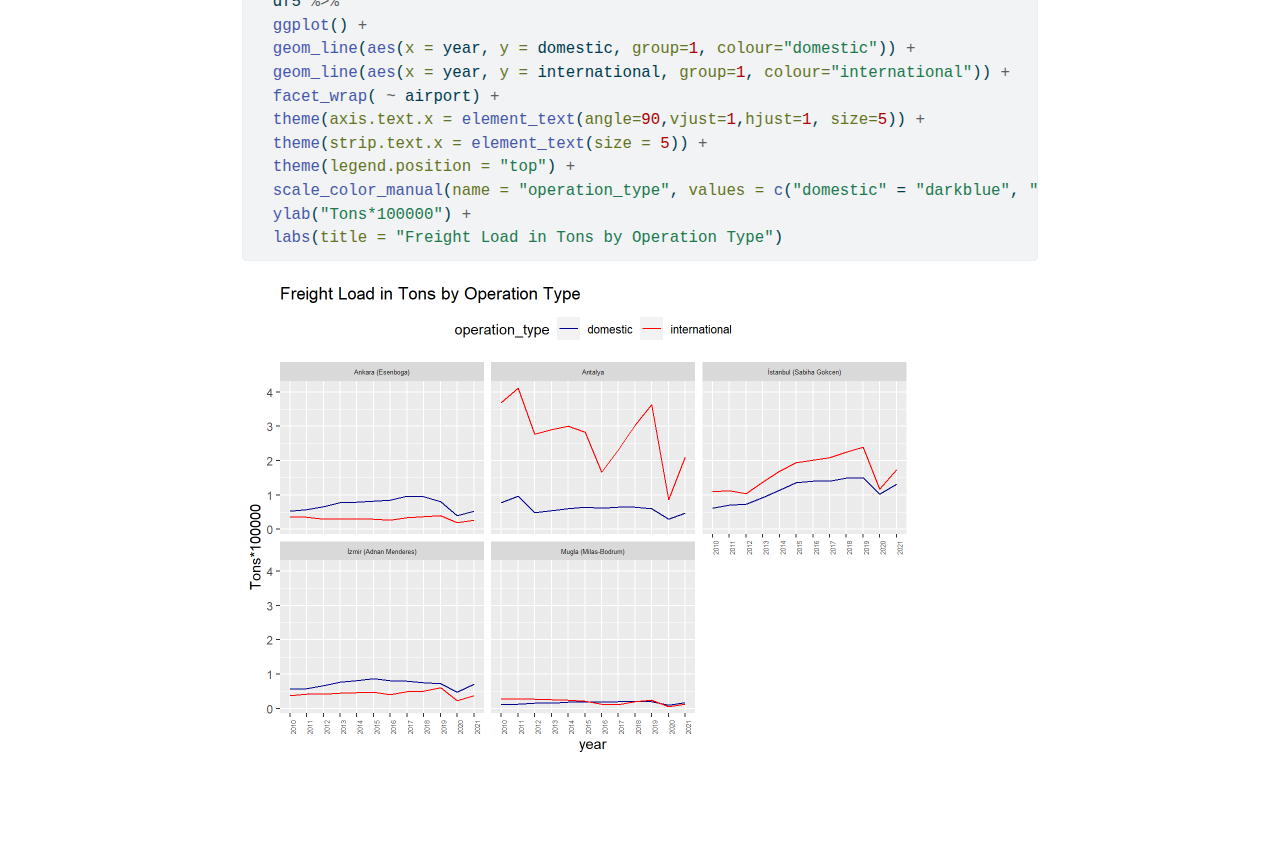
<file: final_exam/final_exam.html>
<!DOCTYPE html>
<html xmlns="http://www.w3.org/1999/xhtml" lang="en" xml:lang="en"><head>

<meta charset="utf-8">
<meta name="generator" content="quarto-1.1.251">

<meta name="viewport" content="width=device-width, initial-scale=1.0, user-scalable=yes">

<meta name="author" content="Canseza Avağ Erdurak">

<title>BDA503 Final Exam</title>
<style>
code{white-space: pre-wrap;}
span.smallcaps{font-variant: small-caps;}
div.columns{display: flex; gap: min(4vw, 1.5em);}
div.column{flex: auto; overflow-x: auto;}
div.hanging-indent{margin-left: 1.5em; text-indent: -1.5em;}
ul.task-list{list-style: none;}
ul.task-list li input[type="checkbox"] {
  width: 0.8em;
  margin: 0 0.8em 0.2em -1.6em;
  vertical-align: middle;
}
pre > code.sourceCode { white-space: pre; position: relative; }
pre > code.sourceCode > span { display: inline-block; line-height: 1.25; }
pre > code.sourceCode > span:empty { height: 1.2em; }
.sourceCode { overflow: visible; }
code.sourceCode > span { color: inherit; text-decoration: inherit; }
div.sourceCode { margin: 1em 0; }
pre.sourceCode { margin: 0; }
@media screen {
div.sourceCode { overflow: auto; }
}
@media print {
pre > code.sourceCode { white-space: pre-wrap; }
pre > code.sourceCode > span { text-indent: -5em; padding-left: 5em; }
}
pre.numberSource code
  { counter-reset: source-line 0; }
pre.numberSource code > span
  { position: relative; left: -4em; counter-increment: source-line; }
pre.numberSource code > span > a:first-child::before
  { content: counter(source-line);
    position: relative; left: -1em; text-align: right; vertical-align: baseline;
    border: none; display: inline-block;
    -webkit-touch-callout: none; -webkit-user-select: none;
    -khtml-user-select: none; -moz-user-select: none;
    -ms-user-select: none; user-select: none;
    padding: 0 4px; width: 4em;
    color: #aaaaaa;
  }
pre.numberSource { margin-left: 3em; border-left: 1px solid #aaaaaa;  padding-left: 4px; }
div.sourceCode
  {   }
@media screen {
pre > code.sourceCode > span > a:first-child::before { text-decoration: underline; }
}
code span.al { color: #ff0000; font-weight: bold; } /* Alert */
code span.an { color: #60a0b0; font-weight: bold; font-style: italic; } /* Annotation */
code span.at { color: #7d9029; } /* Attribute */
code span.bn { color: #40a070; } /* BaseN */
code span.bu { color: #008000; } /* BuiltIn */
code span.cf { color: #007020; font-weight: bold; } /* ControlFlow */
code span.ch { color: #4070a0; } /* Char */
code span.cn { color: #880000; } /* Constant */
code span.co { color: #60a0b0; font-style: italic; } /* Comment */
code span.cv { color: #60a0b0; font-weight: bold; font-style: italic; } /* CommentVar */
code span.do { color: #ba2121; font-style: italic; } /* Documentation */
code span.dt { color: #902000; } /* DataType */
code span.dv { color: #40a070; } /* DecVal */
code span.er { color: #ff0000; font-weight: bold; } /* Error */
code span.ex { } /* Extension */
code span.fl { color: #40a070; } /* Float */
code span.fu { color: #06287e; } /* Function */
code span.im { color: #008000; font-weight: bold; } /* Import */
code span.in { color: #60a0b0; font-weight: bold; font-style: italic; } /* Information */
code span.kw { color: #007020; font-weight: bold; } /* Keyword */
code span.op { color: #666666; } /* Operator */
code span.ot { color: #007020; } /* Other */
code span.pp { color: #bc7a00; } /* Preprocessor */
code span.sc { color: #4070a0; } /* SpecialChar */
code span.ss { color: #bb6688; } /* SpecialString */
code span.st { color: #4070a0; } /* String */
code span.va { color: #19177c; } /* Variable */
code span.vs { color: #4070a0; } /* VerbatimString */
code span.wa { color: #60a0b0; font-weight: bold; font-style: italic; } /* Warning */
</style>


<script src="final_exam_files/libs/clipboard/clipboard.min.js"></script>
<script src="final_exam_files/libs/quarto-html/quarto.js"></script>
<script src="final_exam_files/libs/quarto-html/popper.min.js"></script>
<script src="final_exam_files/libs/quarto-html/tippy.umd.min.js"></script>
<script src="final_exam_files/libs/quarto-html/anchor.min.js"></script>
<link href="final_exam_files/libs/quarto-html/tippy.css" rel="stylesheet">
<link href="final_exam_files/libs/quarto-html/quarto-syntax-highlighting.css" rel="stylesheet" id="quarto-text-highlighting-styles">
<script src="final_exam_files/libs/bootstrap/bootstrap.min.js"></script>
<link href="final_exam_files/libs/bootstrap/bootstrap-icons.css" rel="stylesheet">
<link href="final_exam_files/libs/bootstrap/bootstrap.min.css" rel="stylesheet" id="quarto-bootstrap" data-mode="light">


</head>

<body class="fullcontent">

<div id="quarto-content" class="page-columns page-rows-contents page-layout-article">

<main class="content" id="quarto-document-content">

<header id="title-block-header" class="quarto-title-block default">
<div class="quarto-title">
<h1 class="title">BDA503 Final Exam</h1>
</div>



<div class="quarto-title-meta">

    <div>
    <div class="quarto-title-meta-heading">Author</div>
    <div class="quarto-title-meta-contents">
             <p>Canseza Avağ Erdurak </p>
          </div>
  </div>
    
    <div>
    <div class="quarto-title-meta-heading">Published</div>
    <div class="quarto-title-meta-contents">
      <p class="date">Jan 5, 2023</p>
    </div>
  </div>
    
  </div>
  

</header>

<div class="cell">
<div class="sourceCode cell-code" id="cb1"><pre class="sourceCode r code-with-copy"><code class="sourceCode r"><span id="cb1-1"><a href="#cb1-1" aria-hidden="true" tabindex="-1"></a><span class="fu">library</span>(cranlogs)</span>
<span id="cb1-2"><a href="#cb1-2" aria-hidden="true" tabindex="-1"></a><span class="fu">library</span>(dplyr)</span>
<span id="cb1-3"><a href="#cb1-3" aria-hidden="true" tabindex="-1"></a><span class="fu">library</span>(ggplot2)</span>
<span id="cb1-4"><a href="#cb1-4" aria-hidden="true" tabindex="-1"></a><span class="fu">library</span>(readxl)</span>
<span id="cb1-5"><a href="#cb1-5" aria-hidden="true" tabindex="-1"></a><span class="fu">library</span>(tidyr)</span></code><button title="Copy to Clipboard" class="code-copy-button"><i class="bi"></i></button></pre></div>
</div>
<section id="part-i-short-and-simple" class="level1">
<h1>Part I: Short and Simple</h1>
<section id="the-impact-of-generative-ai-to-our-world" class="level2">
<h2 class="anchored" data-anchor-id="the-impact-of-generative-ai-to-our-world">1.The Impact of Generative AI to Our World</h2>
<p>It is possible that generative AI could potentially automate certain business tasks that currently require human input or decision-making. However, it is important to note that AI is still a long way off from being able to completely replace human workers in most cases. While AI can be very effective at automating certain tasks, it is generally not as good as humans at tasks that require complex problem-solving, creativity, or interpersonal skills.</p>
<p>Overall, it is likely that generative AI will continue to be adopted by businesses as a way to improve efficiency and streamline certain tasks, but it is unlikely to completely replace human workers in most cases. Instead, it is more likely that generative AI will augment human capabilities and allow workers to focus on more complex and higher-level tasks.</p>
</section>
<section id="steps-for-automating-a-process" class="level2">
<h2 class="anchored" data-anchor-id="steps-for-automating-a-process">2.Steps for Automating a Process</h2>
<p>Actually I am obsessed with automating tasks. When I start a task automation, it is like the tip of the iceberg. Business units mostly underestimate the importance of automation and have a hard time defining steps. However, if task automation succeeds and they are relieved from boring tasks, they ask for more.</p>
<p>Analysis documentation is needed about how manual steps are performed by business units. If the analysis document is not well enough, I sometimes prefer to work side-by-side with business units at the beginning of the project to understand them better.&nbsp;</p>
<p>Once I understand the process, I analyze which tables are required, how they will be used to serve our needs, which tables are created by business units in excel sheets since they are not available in the source, which packages I will develop, how scheduling will be and in which tool the frequent reports will be given.</p>
<p>Then, I start development. After development, I want business units to bring on test scenarios. They test the outcome carefully. Bug-fix is made if there is any. Afterwards, the project go live. Since optimization is an important aspect for low-cost airlines, I measure the effectiveness of the project with the help of business units.</p>
</section>
<section id="visualization-of-daily-downloads" class="level2">
<h2 class="anchored" data-anchor-id="visualization-of-daily-downloads">3.Visualization of Daily Downloads</h2>
<p>If I had to plot a single graph by using this data, it would be like below. Because, it shows all details in the data at first glance. Shiny is the most downloaded package in November 2022. Rmarkdown and tidyverse have similar patterns even though rmarkdown has certain peaks. Reticulate is the least popular package among others. In addition, peaks are observed during the weekdays except for Reticulate since people work in the weekdays.</p>
<div class="cell">
<div class="sourceCode cell-code" id="cb2"><pre class="sourceCode r code-with-copy"><code class="sourceCode r"><span id="cb2-1"><a href="#cb2-1" aria-hidden="true" tabindex="-1"></a>df1 <span class="ot">&lt;-</span> cranlogs<span class="sc">::</span><span class="fu">cran_downloads</span>(</span>
<span id="cb2-2"><a href="#cb2-2" aria-hidden="true" tabindex="-1"></a><span class="at">packages=</span><span class="fu">c</span>(<span class="st">"tidyverse"</span>,<span class="st">"shiny"</span>,<span class="st">"rmarkdown"</span>,<span class="st">"reticulate"</span>),</span>
<span id="cb2-3"><a href="#cb2-3" aria-hidden="true" tabindex="-1"></a><span class="at">from=</span><span class="st">"2022-11-01"</span>,<span class="at">to=</span><span class="st">"2022-11-30"</span>)</span></code><button title="Copy to Clipboard" class="code-copy-button"><i class="bi"></i></button></pre></div>
</div>
<div class="cell">
<div class="sourceCode cell-code" id="cb3"><pre class="sourceCode r code-with-copy"><code class="sourceCode r"><span id="cb3-1"><a href="#cb3-1" aria-hidden="true" tabindex="-1"></a>df1 <span class="sc">%&gt;%</span> <span class="fu">ggplot</span>() <span class="sc">+</span> </span>
<span id="cb3-2"><a href="#cb3-2" aria-hidden="true" tabindex="-1"></a>  <span class="fu">geom_line</span>(<span class="fu">aes</span>(<span class="at">x =</span> date, <span class="at">y =</span> count)) <span class="sc">+</span> </span>
<span id="cb3-3"><a href="#cb3-3" aria-hidden="true" tabindex="-1"></a>  <span class="fu">facet_wrap</span>( <span class="sc">~</span> package) <span class="sc">+</span></span>
<span id="cb3-4"><a href="#cb3-4" aria-hidden="true" tabindex="-1"></a>  <span class="fu">labs</span>(<span class="at">title =</span> <span class="st">"Daily Downloads of Some R Packages"</span>)</span></code><button title="Copy to Clipboard" class="code-copy-button"><i class="bi"></i></button></pre></div>
<div class="cell-output-display">
<p><img src="final_exam_files/figure-html/unnamed-chunk-3-1.png" class="img-fluid" width="672"></p>
</div>
</div>
</section>
</section>
<section id="part-ii-extending-your-group-project" class="level1">
<h1>Part II: Extending Your Group Project</h1>
<p>We mentioned the <strong>stereotypical gender structure</strong> in Turkey that emphasizes women are house-keepers, men are bread-winners. Also, some jobs are considered as men’s; some are women’s. This graph displays the number of employed men over women’ by occupation. Men have higher dominance over females in occupations that are <strong>Managers</strong>, <strong>Plant and Machine Operators and Assemblers</strong>, <strong>Craft and Related Trades Workers</strong>. There is no distinction between men and women employment in low profile jobs in the service industry like <strong>Clerical Support Workers, Elementary Occupations</strong>. Occupation ratio for <strong>Professionals</strong> is also 1 that has a similar pattern with low profile jobs. Since education level increases in women over years, women have a chance to be employed equally as Professionals.</p>
<div class="cell">
<div class="sourceCode cell-code" id="cb4"><pre class="sourceCode r code-with-copy"><code class="sourceCode r"><span id="cb4-1"><a href="#cb4-1" aria-hidden="true" tabindex="-1"></a>employment_by_occup_group <span class="ot">&lt;-</span> <span class="fu">readRDS</span>(<span class="st">"Employment_by_occup_group.rds"</span>)</span></code><button title="Copy to Clipboard" class="code-copy-button"><i class="bi"></i></button></pre></div>
</div>
<div class="cell">
<div class="sourceCode cell-code" id="cb5"><pre class="sourceCode r code-with-copy"><code class="sourceCode r"><span id="cb5-1"><a href="#cb5-1" aria-hidden="true" tabindex="-1"></a>df2 <span class="ot">&lt;-</span> </span>
<span id="cb5-2"><a href="#cb5-2" aria-hidden="true" tabindex="-1"></a>  employment_by_occup_group <span class="sc">%&gt;%</span> </span>
<span id="cb5-3"><a href="#cb5-3" aria-hidden="true" tabindex="-1"></a>  <span class="fu">pivot_longer</span>(<span class="at">cols =</span> <span class="sc">-</span><span class="fu">c</span>(gender, year), <span class="at">values_to =</span> <span class="st">"number_of_employed"</span>, <span class="at">names_to =</span> <span class="st">"occupation"</span>) <span class="sc">%&gt;%</span></span>
<span id="cb5-4"><a href="#cb5-4" aria-hidden="true" tabindex="-1"></a>  <span class="fu">filter</span>(occupation <span class="sc">!=</span> <span class="st">"Employed"</span>) <span class="sc">%&gt;%</span></span>
<span id="cb5-5"><a href="#cb5-5" aria-hidden="true" tabindex="-1"></a>  <span class="fu">pivot_wider</span>(<span class="at">values_from =</span> <span class="st">"number_of_employed"</span>, <span class="at">names_from =</span> <span class="st">"gender"</span>) <span class="sc">%&gt;%</span></span>
<span id="cb5-6"><a href="#cb5-6" aria-hidden="true" tabindex="-1"></a>  <span class="fu">mutate</span>(<span class="at">occupation_ratio =</span> Male <span class="sc">/</span> Female)</span></code><button title="Copy to Clipboard" class="code-copy-button"><i class="bi"></i></button></pre></div>
</div>
<div class="cell">
<div class="sourceCode cell-code" id="cb6"><pre class="sourceCode r code-with-copy"><code class="sourceCode r"><span id="cb6-1"><a href="#cb6-1" aria-hidden="true" tabindex="-1"></a>df2 <span class="sc">%&gt;%</span></span>
<span id="cb6-2"><a href="#cb6-2" aria-hidden="true" tabindex="-1"></a>  <span class="fu">ggplot</span>() <span class="sc">+</span> </span>
<span id="cb6-3"><a href="#cb6-3" aria-hidden="true" tabindex="-1"></a>  <span class="fu">geom_line</span>(<span class="fu">aes</span>(<span class="at">x =</span> year, <span class="at">y =</span> occupation_ratio)) <span class="sc">+</span> </span>
<span id="cb6-4"><a href="#cb6-4" aria-hidden="true" tabindex="-1"></a>  <span class="fu">facet_wrap</span>( <span class="sc">~</span> occupation) <span class="sc">+</span></span>
<span id="cb6-5"><a href="#cb6-5" aria-hidden="true" tabindex="-1"></a>  <span class="fu">theme</span>(<span class="at">axis.text.x =</span> <span class="fu">element_text</span>(<span class="at">angle=</span><span class="dv">90</span>,<span class="at">vjust=</span><span class="dv">1</span>,<span class="at">hjust=</span><span class="dv">1</span>, <span class="at">size=</span><span class="dv">5</span>)) <span class="sc">+</span> </span>
<span id="cb6-6"><a href="#cb6-6" aria-hidden="true" tabindex="-1"></a>  <span class="fu">scale_x_continuous</span>(<span class="at">breaks =</span> <span class="fu">c</span>(<span class="fu">min</span>(df2<span class="sc">$</span>year)<span class="sc">:</span><span class="fu">max</span>(df2<span class="sc">$</span>year))) <span class="sc">+</span> </span>
<span id="cb6-7"><a href="#cb6-7" aria-hidden="true" tabindex="-1"></a>  <span class="fu">theme</span>(<span class="at">axis.text.x =</span> <span class="fu">element_text</span>(<span class="at">angle=</span><span class="dv">90</span>,<span class="at">vjust=</span><span class="dv">1</span>,<span class="at">hjust=</span><span class="dv">1</span>)) <span class="sc">+</span></span>
<span id="cb6-8"><a href="#cb6-8" aria-hidden="true" tabindex="-1"></a>  <span class="fu">theme</span>(<span class="at">strip.text.x =</span> <span class="fu">element_text</span>(<span class="at">size =</span> <span class="dv">4</span>)) <span class="sc">+</span></span>
<span id="cb6-9"><a href="#cb6-9" aria-hidden="true" tabindex="-1"></a>  <span class="fu">labs</span>(<span class="at">title =</span> <span class="st">"Occupation Ratio"</span>)</span></code><button title="Copy to Clipboard" class="code-copy-button"><i class="bi"></i></button></pre></div>
<div class="cell-output-display">
<p><img src="final_exam_files/figure-html/unnamed-chunk-6-1.png" class="img-fluid" width="672"></p>
</div>
</div>
</section>
<section id="part-iii-welcome-to-real-life" class="level1">
<h1>Part III: Welcome to Real Life</h1>
<section id="a.data-wrangling" class="level2">
<h2 class="anchored" data-anchor-id="a.data-wrangling">a.Data Wrangling</h2>
<p>Raw data is fetched and stored in <strong>airport_tran</strong> dataframe.</p>
<div class="cell">
<div class="sourceCode cell-code" id="cb7"><pre class="sourceCode r code-with-copy"><code class="sourceCode r"><span id="cb7-1"><a href="#cb7-1" aria-hidden="true" tabindex="-1"></a>airport_tran <span class="ot">&lt;-</span><span class="fu">read_excel</span>(<span class="st">"tuik_transportation_by_airport.xlsx"</span>)</span></code><button title="Copy to Clipboard" class="code-copy-button"><i class="bi"></i></button></pre></div>
</div>
<p>Then, it is saved it in <strong>RData</strong> format.</p>
<div class="cell">
<div class="sourceCode cell-code" id="cb8"><pre class="sourceCode r code-with-copy"><code class="sourceCode r"><span id="cb8-1"><a href="#cb8-1" aria-hidden="true" tabindex="-1"></a><span class="fu">save</span>(airport_tran, <span class="at">file =</span> <span class="st">"airport_tran.RData"</span>)</span></code><button title="Copy to Clipboard" class="code-copy-button"><i class="bi"></i></button></pre></div>
</div>
<div class="cell">
<div class="sourceCode cell-code" id="cb9"><pre class="sourceCode r code-with-copy"><code class="sourceCode r"><span id="cb9-1"><a href="#cb9-1" aria-hidden="true" tabindex="-1"></a><span class="fu">load</span>(<span class="at">file =</span> <span class="st">"airport_tran.RData"</span>)</span></code><button title="Copy to Clipboard" class="code-copy-button"><i class="bi"></i></button></pre></div>
</div>
<p><a href="https://github.com/pjournal/mef06-avagcanseza/tree/main/docs">Here you can click to reach RData.</a></p>
</section>
<section id="b.eda" class="level2">
<h2 class="anchored" data-anchor-id="b.eda">b.EDA</h2>
<p>I took a high-level look at raw data which has 29 columns and 882 rows. In addition, I observed column names and data types.</p>
<p>This EDA is performed by filtering on year and airport columns. I have worked in Pegasus since 2018. Pegasus put high emphasis on these stations since they yield a great deal of revenue among other domestic stations. Also, I took into account years after 2010 since all airports that I included in the analysis have data afterwards.</p>
<div class="cell">
<div class="sourceCode cell-code" id="cb10"><pre class="sourceCode r code-with-copy"><code class="sourceCode r"><span id="cb10-1"><a href="#cb10-1" aria-hidden="true" tabindex="-1"></a><span class="fu">glimpse</span>(airport_tran)</span></code><button title="Copy to Clipboard" class="code-copy-button"><i class="bi"></i></button></pre></div>
<div class="cell-output cell-output-stdout">
<pre><code>Rows: 882
Columns: 28
$ airport                                      &lt;chr&gt; "Total", "Total", "Total"…
$ year                                         &lt;chr&gt; "2004", "2005", "2006", "…
$ aircraft_traffic_all_landings_and_takeoffs   &lt;dbl&gt; 440238, 534087, 594749, 6…
$ aircraft_traffic_domestic_turkish            &lt;dbl&gt; 150550, 205316, 260557, 2…
$ aircraft_traffic_international_turkish       &lt;dbl&gt; 128246, 143693, 145454, 1…
$ aircraft_traffic_international_foreign       &lt;dbl&gt; 110626, 122628, 116774, 1…
$ aircraft_traffic_international_noncommercial &lt;dbl&gt; 50816, 62450, 71964, 6915…
$ passengers_total                             &lt;dbl&gt; 44789140, 54525727, 58778…
$ domestic_landing_passengers                  &lt;dbl&gt; 7286286, 10077446, 134210…
$ domestic_takeoff_passengers                  &lt;dbl&gt; 7141683, 9865246, 1322337…
$ international_landing_passengers             &lt;dbl&gt; 15056297, 17041275, 15980…
$ international_takeoff_passengers             &lt;dbl&gt; 15304874, 17541760, 16153…
$ total_load                                   &lt;dbl&gt; 1126107, 1249555, 1279340…
$ freight_total                                &lt;dbl&gt; 324588, 331116, 348722, 3…
$ baggage_total                                &lt;dbl&gt; 797992, 914943, 924053, 1…
$ mail_total                                   &lt;dbl&gt; 3527, 3496, 6565, 11732, …
$ domestic_landing_freight                     &lt;dbl&gt; 35042, 36232, 34934, 3605…
$ domestic_landing_baggage                     &lt;dbl&gt; 96831, 121519, 149880, 15…
$ domestic_takeoff_mail                        &lt;dbl&gt; 988, 735, 907, 2547, 2499…
$ domestic_takeoff_freight                     &lt;dbl&gt; 35956, 35972, 35387, 3638…
$ domestic_takeoff_baggage                     &lt;dbl&gt; 93359, 120941, 148487, 15…
$ domestic_landing_mail                        &lt;dbl&gt; 467, 459, 1024, 3431, 334…
$ international_landing_freight                &lt;dbl&gt; 112768, 119280, 134239, 1…
$ international_landing_baggage                &lt;dbl&gt; 286630, 317585, 298004, 3…
$ international_landing_mail                   &lt;dbl&gt; 1246, 1433, 2288, 2850, 3…
$ international_takeoff_freight                &lt;dbl&gt; 140822, 139632, 144162, 1…
$ international_takeoff_baggage                &lt;dbl&gt; 321172, 354898, 327682, 3…
$ international_takeoff_mail                   &lt;dbl&gt; 826, 869, 2346, 2904, 314…</code></pre>
</div>
</div>
<p>This graph shows the passenger ratio by operation type over years (2010-2021). Domestic passenger ratio for domestic is higher than that of international except for Antalya. Ratios are overlapping for Mugla (Milas-Bodrum) in 2013-2014. In total, the passenger ratio is in the level of 50%.</p>
<div class="cell">
<div class="sourceCode cell-code" id="cb12"><pre class="sourceCode r code-with-copy"><code class="sourceCode r"><span id="cb12-1"><a href="#cb12-1" aria-hidden="true" tabindex="-1"></a>  df3 <span class="ot">&lt;-</span> </span>
<span id="cb12-2"><a href="#cb12-2" aria-hidden="true" tabindex="-1"></a>  airport_tran <span class="sc">%&gt;%</span> </span>
<span id="cb12-3"><a href="#cb12-3" aria-hidden="true" tabindex="-1"></a>  <span class="fu">filter</span>(airport <span class="sc">%in%</span> <span class="fu">c</span>(<span class="st">'Total'</span>, <span class="st">'İstanbul (Sabiha Gokcen)'</span>, <span class="st">'İzmir (Adnan Menderes)'</span>, <span class="st">'Mugla (Milas-Bodrum)'</span>, <span class="st">'Ankara (Esenboga)'</span>, <span class="st">'Antalya'</span>)) <span class="sc">%&gt;%</span></span>
<span id="cb12-4"><a href="#cb12-4" aria-hidden="true" tabindex="-1"></a>  <span class="fu">filter</span>(year <span class="sc">&gt;=</span> <span class="dv">2010</span>) <span class="sc">%&gt;%</span></span>
<span id="cb12-5"><a href="#cb12-5" aria-hidden="true" tabindex="-1"></a>  <span class="fu">mutate</span>(<span class="at">domestic =</span> (domestic_landing_passengers<span class="sc">+</span>domestic_takeoff_passengers)<span class="sc">/</span>passengers_total) <span class="sc">%&gt;%</span></span>
<span id="cb12-6"><a href="#cb12-6" aria-hidden="true" tabindex="-1"></a>  <span class="fu">mutate</span>(<span class="at">international =</span> (international_landing_passengers<span class="sc">+</span>international_takeoff_passengers)<span class="sc">/</span>passengers_total) <span class="sc">%&gt;%</span></span>
<span id="cb12-7"><a href="#cb12-7" aria-hidden="true" tabindex="-1"></a>  <span class="fu">select</span>(airport, year, domestic, international)</span></code><button title="Copy to Clipboard" class="code-copy-button"><i class="bi"></i></button></pre></div>
</div>
<div class="cell">
<div class="sourceCode cell-code" id="cb13"><pre class="sourceCode r code-with-copy"><code class="sourceCode r"><span id="cb13-1"><a href="#cb13-1" aria-hidden="true" tabindex="-1"></a>  df3 <span class="sc">%&gt;%</span></span>
<span id="cb13-2"><a href="#cb13-2" aria-hidden="true" tabindex="-1"></a>  <span class="fu">ggplot</span>() <span class="sc">+</span> </span>
<span id="cb13-3"><a href="#cb13-3" aria-hidden="true" tabindex="-1"></a>  <span class="fu">geom_line</span>(<span class="fu">aes</span>(<span class="at">x =</span> year, <span class="at">y =</span> domestic, <span class="at">group=</span><span class="dv">1</span>, <span class="at">colour=</span><span class="st">"domestic"</span>)) <span class="sc">+</span> </span>
<span id="cb13-4"><a href="#cb13-4" aria-hidden="true" tabindex="-1"></a>  <span class="fu">geom_line</span>(<span class="fu">aes</span>(<span class="at">x =</span> year, <span class="at">y =</span> international, <span class="at">group=</span><span class="dv">1</span>, <span class="at">colour=</span><span class="st">"international"</span>)) <span class="sc">+</span> </span>
<span id="cb13-5"><a href="#cb13-5" aria-hidden="true" tabindex="-1"></a>  <span class="fu">facet_wrap</span>( <span class="sc">~</span> airport) <span class="sc">+</span></span>
<span id="cb13-6"><a href="#cb13-6" aria-hidden="true" tabindex="-1"></a>  <span class="fu">theme</span>(<span class="at">axis.text.x =</span> <span class="fu">element_text</span>(<span class="at">angle=</span><span class="dv">90</span>,<span class="at">vjust=</span><span class="dv">1</span>,<span class="at">hjust=</span><span class="dv">1</span>, <span class="at">size=</span><span class="dv">5</span>)) <span class="sc">+</span></span>
<span id="cb13-7"><a href="#cb13-7" aria-hidden="true" tabindex="-1"></a>  <span class="fu">theme</span>(<span class="at">strip.text.x =</span> <span class="fu">element_text</span>(<span class="at">size =</span> <span class="dv">5</span>)) <span class="sc">+</span></span>
<span id="cb13-8"><a href="#cb13-8" aria-hidden="true" tabindex="-1"></a>  <span class="fu">theme</span>(<span class="at">legend.position =</span> <span class="st">"top"</span>) <span class="sc">+</span></span>
<span id="cb13-9"><a href="#cb13-9" aria-hidden="true" tabindex="-1"></a>  <span class="fu">scale_color_manual</span>(<span class="at">name =</span> <span class="st">"operation_type"</span>, <span class="at">values =</span> <span class="fu">c</span>(<span class="st">"domestic"</span> <span class="ot">=</span> <span class="st">"darkblue"</span>, <span class="st">"international"</span> <span class="ot">=</span> <span class="st">"red"</span>)) <span class="sc">+</span></span>
<span id="cb13-10"><a href="#cb13-10" aria-hidden="true" tabindex="-1"></a>  <span class="fu">ylab</span>(<span class="st">"ratio"</span>) <span class="sc">+</span></span>
<span id="cb13-11"><a href="#cb13-11" aria-hidden="true" tabindex="-1"></a>  <span class="fu">labs</span>(<span class="at">title =</span> <span class="st">"Passenger Ratio by Operation Type"</span>)</span></code><button title="Copy to Clipboard" class="code-copy-button"><i class="bi"></i></button></pre></div>
<div class="cell-output-display">
<p><img src="final_exam_files/figure-html/unnamed-chunk-12-1.png" class="img-fluid" width="672"></p>
</div>
</div>
<p>This chart displays the load type ratio over years (2010-2021). Baggage load has a higher rate than freight load for 5 airports in general. Mail load ratio is quite low compared to other load types. In total, a different pattern is observed. Until 2019, baggage load is higher than freight load. However, freight load is well ahead of the baggage load in 2020. COVID-19 related travel restrictions had been applied in 2020, baggage load ratio decreased. In 2021, there is balance between baggage and freight ratio.</p>
<div class="cell">
<div class="sourceCode cell-code" id="cb14"><pre class="sourceCode r code-with-copy"><code class="sourceCode r"><span id="cb14-1"><a href="#cb14-1" aria-hidden="true" tabindex="-1"></a>df4 <span class="ot">&lt;-</span></span>
<span id="cb14-2"><a href="#cb14-2" aria-hidden="true" tabindex="-1"></a>  airport_tran <span class="sc">%&gt;%</span></span>
<span id="cb14-3"><a href="#cb14-3" aria-hidden="true" tabindex="-1"></a>  <span class="fu">filter</span>(airport <span class="sc">%in%</span> <span class="fu">c</span>(<span class="st">'Total'</span>, <span class="st">'İstanbul (Sabiha Gokcen)'</span>, <span class="st">'İzmir (Adnan Menderes)'</span>, <span class="st">'Mugla (Milas-Bodrum)'</span>, <span class="st">'Ankara (Esenboga)'</span>, <span class="st">'Antalya'</span>)) <span class="sc">%&gt;%</span></span>
<span id="cb14-4"><a href="#cb14-4" aria-hidden="true" tabindex="-1"></a>  <span class="fu">filter</span>(year <span class="sc">&gt;=</span> <span class="dv">2017</span>) <span class="sc">%&gt;%</span></span>
<span id="cb14-5"><a href="#cb14-5" aria-hidden="true" tabindex="-1"></a>  <span class="fu">mutate</span>(<span class="at">freight_ratio =</span> freight_total<span class="sc">/</span>total_load, <span class="at">baggage_ratio =</span> baggage_total <span class="sc">/</span> total_load, <span class="at">mail_ratio =</span> mail_total <span class="sc">/</span> total_load) <span class="sc">%&gt;%</span></span>
<span id="cb14-6"><a href="#cb14-6" aria-hidden="true" tabindex="-1"></a>  <span class="fu">select</span>(airport, year, <span class="at">freight =</span> freight_ratio, <span class="at">baggage =</span> baggage_ratio, <span class="at">mail =</span> mail_ratio) <span class="sc">%&gt;%</span></span>
<span id="cb14-7"><a href="#cb14-7" aria-hidden="true" tabindex="-1"></a>   <span class="fu">pivot_longer</span>(<span class="at">cols =</span> <span class="sc">-</span><span class="fu">c</span>(airport, year), <span class="at">values_to =</span> <span class="st">"load"</span>, <span class="at">names_to =</span> <span class="st">"load_type"</span>)</span></code><button title="Copy to Clipboard" class="code-copy-button"><i class="bi"></i></button></pre></div>
</div>
<div class="cell">
<div class="sourceCode cell-code" id="cb15"><pre class="sourceCode r code-with-copy"><code class="sourceCode r"><span id="cb15-1"><a href="#cb15-1" aria-hidden="true" tabindex="-1"></a>df4 <span class="sc">%&gt;%</span></span>
<span id="cb15-2"><a href="#cb15-2" aria-hidden="true" tabindex="-1"></a>  <span class="fu">ggplot</span>(<span class="fu">aes</span>(<span class="at">x =</span> year, <span class="at">y =</span> load, <span class="at">fill =</span> <span class="fu">reorder</span>(load_type, load))) <span class="sc">+</span> </span>
<span id="cb15-3"><a href="#cb15-3" aria-hidden="true" tabindex="-1"></a>  <span class="fu">geom_bar</span>(<span class="at">position=</span><span class="st">"stack"</span>, <span class="at">stat=</span><span class="st">"identity"</span>) <span class="sc">+</span></span>
<span id="cb15-4"><a href="#cb15-4" aria-hidden="true" tabindex="-1"></a>  <span class="fu">facet_wrap</span>( <span class="sc">~</span> airport) <span class="sc">+</span></span>
<span id="cb15-5"><a href="#cb15-5" aria-hidden="true" tabindex="-1"></a>  <span class="fu">theme</span>(<span class="at">axis.text.x =</span> <span class="fu">element_text</span>(<span class="at">angle=</span><span class="dv">90</span>,<span class="at">vjust=</span><span class="dv">1</span>,<span class="at">hjust=</span><span class="dv">1</span>), <span class="at">legend.position=</span><span class="st">"top"</span>, <span class="at">legend.title=</span><span class="fu">element_blank</span>()) <span class="sc">+</span> </span>
<span id="cb15-6"><a href="#cb15-6" aria-hidden="true" tabindex="-1"></a>  <span class="fu">coord_flip</span>() <span class="sc">+</span></span>
<span id="cb15-7"><a href="#cb15-7" aria-hidden="true" tabindex="-1"></a>  <span class="fu">ylab</span>(<span class="st">"ratio"</span>) <span class="sc">+</span></span>
<span id="cb15-8"><a href="#cb15-8" aria-hidden="true" tabindex="-1"></a>  <span class="fu">labs</span>(<span class="at">title =</span> <span class="st">"Load Type Ratio"</span>)</span></code><button title="Copy to Clipboard" class="code-copy-button"><i class="bi"></i></button></pre></div>
<div class="cell-output-display">
<p><img src="final_exam_files/figure-html/unnamed-chunk-14-1.png" class="img-fluid" width="672"></p>
</div>
</div>
<p>This graph shows freight carried in tons by operation type over years (2010-2021). Freight carried in International Routes higher than the domestic ones in Antalya and Istanbul (Sabiha Gokcen). Ankara and İzmir (Adnan Menderes) airports have an opposite pattern. Lines overlap for Mugla (Milas-Bodrum) and ratios are quite low compared to other airports. 2019 is the golden age of the aviation industry. So, the freight load peaked in 2019 especially for Antalya.&nbsp;In 2020, a sharp decrease is observed in the freight load due to pandemics.</p>
<div class="cell">
<div class="sourceCode cell-code" id="cb16"><pre class="sourceCode r code-with-copy"><code class="sourceCode r"><span id="cb16-1"><a href="#cb16-1" aria-hidden="true" tabindex="-1"></a>df5 <span class="ot">&lt;-</span></span>
<span id="cb16-2"><a href="#cb16-2" aria-hidden="true" tabindex="-1"></a>  airport_tran <span class="sc">%&gt;%</span></span>
<span id="cb16-3"><a href="#cb16-3" aria-hidden="true" tabindex="-1"></a>  <span class="fu">filter</span>(airport <span class="sc">%in%</span> <span class="fu">c</span>(<span class="st">'İstanbul (Sabiha Gokcen)'</span>, <span class="st">'İzmir (Adnan Menderes)'</span>, <span class="st">'Mugla (Milas-Bodrum)'</span>, <span class="st">'Ankara (Esenboga)'</span>, <span class="st">'Antalya'</span>)) <span class="sc">%&gt;%</span></span>
<span id="cb16-4"><a href="#cb16-4" aria-hidden="true" tabindex="-1"></a>  <span class="fu">filter</span>(year <span class="sc">&gt;=</span> <span class="dv">2010</span>) <span class="sc">%&gt;%</span></span>
<span id="cb16-5"><a href="#cb16-5" aria-hidden="true" tabindex="-1"></a>  <span class="fu">mutate</span>(<span class="at">domestic =</span> (domestic_landing_freight <span class="sc">+</span> domestic_landing_baggage <span class="sc">+</span> domestic_takeoff_mail <span class="sc">+</span> domestic_takeoff_freight <span class="sc">+</span> domestic_takeoff_baggage <span class="sc">+</span> domestic_landing_mail)<span class="sc">/</span><span class="dv">100000</span>) <span class="sc">%&gt;%</span></span>
<span id="cb16-6"><a href="#cb16-6" aria-hidden="true" tabindex="-1"></a>  <span class="fu">mutate</span>(<span class="at">international =</span> (international_landing_freight <span class="sc">+</span> international_landing_baggage <span class="sc">+</span> international_takeoff_mail <span class="sc">+</span> international_takeoff_freight <span class="sc">+</span> international_takeoff_baggage <span class="sc">+</span> international_landing_mail)<span class="sc">/</span><span class="dv">100000</span>) <span class="sc">%&gt;%</span></span>
<span id="cb16-7"><a href="#cb16-7" aria-hidden="true" tabindex="-1"></a>  <span class="fu">select</span>(airport, year, domestic, international)</span></code><button title="Copy to Clipboard" class="code-copy-button"><i class="bi"></i></button></pre></div>
</div>
<div class="cell">
<div class="sourceCode cell-code" id="cb17"><pre class="sourceCode r code-with-copy"><code class="sourceCode r"><span id="cb17-1"><a href="#cb17-1" aria-hidden="true" tabindex="-1"></a>  df5 <span class="sc">%&gt;%</span></span>
<span id="cb17-2"><a href="#cb17-2" aria-hidden="true" tabindex="-1"></a>  <span class="fu">ggplot</span>() <span class="sc">+</span> </span>
<span id="cb17-3"><a href="#cb17-3" aria-hidden="true" tabindex="-1"></a>  <span class="fu">geom_line</span>(<span class="fu">aes</span>(<span class="at">x =</span> year, <span class="at">y =</span> domestic, <span class="at">group=</span><span class="dv">1</span>, <span class="at">colour=</span><span class="st">"domestic"</span>)) <span class="sc">+</span></span>
<span id="cb17-4"><a href="#cb17-4" aria-hidden="true" tabindex="-1"></a>  <span class="fu">geom_line</span>(<span class="fu">aes</span>(<span class="at">x =</span> year, <span class="at">y =</span> international, <span class="at">group=</span><span class="dv">1</span>, <span class="at">colour=</span><span class="st">"international"</span>)) <span class="sc">+</span> </span>
<span id="cb17-5"><a href="#cb17-5" aria-hidden="true" tabindex="-1"></a>  <span class="fu">facet_wrap</span>( <span class="sc">~</span> airport) <span class="sc">+</span></span>
<span id="cb17-6"><a href="#cb17-6" aria-hidden="true" tabindex="-1"></a>  <span class="fu">theme</span>(<span class="at">axis.text.x =</span> <span class="fu">element_text</span>(<span class="at">angle=</span><span class="dv">90</span>,<span class="at">vjust=</span><span class="dv">1</span>,<span class="at">hjust=</span><span class="dv">1</span>, <span class="at">size=</span><span class="dv">5</span>)) <span class="sc">+</span></span>
<span id="cb17-7"><a href="#cb17-7" aria-hidden="true" tabindex="-1"></a>  <span class="fu">theme</span>(<span class="at">strip.text.x =</span> <span class="fu">element_text</span>(<span class="at">size =</span> <span class="dv">5</span>)) <span class="sc">+</span></span>
<span id="cb17-8"><a href="#cb17-8" aria-hidden="true" tabindex="-1"></a>  <span class="fu">theme</span>(<span class="at">legend.position =</span> <span class="st">"top"</span>) <span class="sc">+</span></span>
<span id="cb17-9"><a href="#cb17-9" aria-hidden="true" tabindex="-1"></a>  <span class="fu">scale_color_manual</span>(<span class="at">name =</span> <span class="st">"operation_type"</span>, <span class="at">values =</span> <span class="fu">c</span>(<span class="st">"domestic"</span> <span class="ot">=</span> <span class="st">"darkblue"</span>, <span class="st">"international"</span> <span class="ot">=</span> <span class="st">"red"</span>)) <span class="sc">+</span></span>
<span id="cb17-10"><a href="#cb17-10" aria-hidden="true" tabindex="-1"></a>  <span class="fu">ylab</span>(<span class="st">"Tons*100000"</span>) <span class="sc">+</span></span>
<span id="cb17-11"><a href="#cb17-11" aria-hidden="true" tabindex="-1"></a>  <span class="fu">labs</span>(<span class="at">title =</span> <span class="st">"Freight Load in Tons by Operation Type"</span>)</span></code><button title="Copy to Clipboard" class="code-copy-button"><i class="bi"></i></button></pre></div>
<div class="cell-output-display">
<p><img src="final_exam_files/figure-html/unnamed-chunk-16-1.png" class="img-fluid" width="672"></p>
</div>
</div>
</section>
</section>

</main>
<!-- /main column -->
<script id="quarto-html-after-body" type="application/javascript">
window.document.addEventListener("DOMContentLoaded", function (event) {
  const toggleBodyColorMode = (bsSheetEl) => {
    const mode = bsSheetEl.getAttribute("data-mode");
    const bodyEl = window.document.querySelector("body");
    if (mode === "dark") {
      bodyEl.classList.add("quarto-dark");
      bodyEl.classList.remove("quarto-light");
    } else {
      bodyEl.classList.add("quarto-light");
      bodyEl.classList.remove("quarto-dark");
    }
  }
  const toggleBodyColorPrimary = () => {
    const bsSheetEl = window.document.querySelector("link#quarto-bootstrap");
    if (bsSheetEl) {
      toggleBodyColorMode(bsSheetEl);
    }
  }
  toggleBodyColorPrimary();  
  const icon = "";
  const anchorJS = new window.AnchorJS();
  anchorJS.options = {
    placement: 'right',
    icon: icon
  };
  anchorJS.add('.anchored');
  const clipboard = new window.ClipboardJS('.code-copy-button', {
    target: function(trigger) {
      return trigger.previousElementSibling;
    }
  });
  clipboard.on('success', function(e) {
    // button target
    const button = e.trigger;
    // don't keep focus
    button.blur();
    // flash "checked"
    button.classList.add('code-copy-button-checked');
    var currentTitle = button.getAttribute("title");
    button.setAttribute("title", "Copied!");
    setTimeout(function() {
      button.setAttribute("title", currentTitle);
      button.classList.remove('code-copy-button-checked');
    }, 1000);
    // clear code selection
    e.clearSelection();
  });
  function tippyHover(el, contentFn) {
    const config = {
      allowHTML: true,
      content: contentFn,
      maxWidth: 500,
      delay: 100,
      arrow: false,
      appendTo: function(el) {
          return el.parentElement;
      },
      interactive: true,
      interactiveBorder: 10,
      theme: 'quarto',
      placement: 'bottom-start'
    };
    window.tippy(el, config); 
  }
  const noterefs = window.document.querySelectorAll('a[role="doc-noteref"]');
  for (var i=0; i<noterefs.length; i++) {
    const ref = noterefs[i];
    tippyHover(ref, function() {
      // use id or data attribute instead here
      let href = ref.getAttribute('data-footnote-href') || ref.getAttribute('href');
      try { href = new URL(href).hash; } catch {}
      const id = href.replace(/^#\/?/, "");
      const note = window.document.getElementById(id);
      return note.innerHTML;
    });
  }
  var bibliorefs = window.document.querySelectorAll('a[role="doc-biblioref"]');
  for (var i=0; i<bibliorefs.length; i++) {
    const ref = bibliorefs[i];
    const cites = ref.parentNode.getAttribute('data-cites').split(' ');
    tippyHover(ref, function() {
      var popup = window.document.createElement('div');
      cites.forEach(function(cite) {
        var citeDiv = window.document.createElement('div');
        citeDiv.classList.add('hanging-indent');
        citeDiv.classList.add('csl-entry');
        var biblioDiv = window.document.getElementById('ref-' + cite);
        if (biblioDiv) {
          citeDiv.innerHTML = biblioDiv.innerHTML;
        }
        popup.appendChild(citeDiv);
      });
      return popup.innerHTML;
    });
  }
});
</script>
</div> <!-- /content -->



</body></html>
</file>
<file: docs/site_libs/quarto-html/tippy.css>
.tippy-box[data-animation=fade][data-state=hidden]{opacity:0}[data-tippy-root]{max-width:calc(100vw - 10px)}.tippy-box{position:relative;background-color:#333;color:#fff;border-radius:4px;font-size:14px;line-height:1.4;white-space:normal;outline:0;transition-property:transform,visibility,opacity}.tippy-box[data-placement^=top]>.tippy-arrow{bottom:0}.tippy-box[data-placement^=top]>.tippy-arrow:before{bottom:-7px;left:0;border-width:8px 8px 0;border-top-color:initial;transform-origin:center top}.tippy-box[data-placement^=bottom]>.tippy-arrow{top:0}.tippy-box[data-placement^=bottom]>.tippy-arrow:before{top:-7px;left:0;border-width:0 8px 8px;border-bottom-color:initial;transform-origin:center bottom}.tippy-box[data-placement^=left]>.tippy-arrow{right:0}.tippy-box[data-placement^=left]>.tippy-arrow:before{border-width:8px 0 8px 8px;border-left-color:initial;right:-7px;transform-origin:center left}.tippy-box[data-placement^=right]>.tippy-arrow{left:0}.tippy-box[data-placement^=right]>.tippy-arrow:before{left:-7px;border-width:8px 8px 8px 0;border-right-color:initial;transform-origin:center right}.tippy-box[data-inertia][data-state=visible]{transition-timing-function:cubic-bezier(.54,1.5,.38,1.11)}.tippy-arrow{width:16px;height:16px;color:#333}.tippy-arrow:before{content:"";position:absolute;border-color:transparent;border-style:solid}.tippy-content{position:relative;padding:5px 9px;z-index:1}
</file>
<file: docs/site_libs/quarto-html/quarto-syntax-highlighting.css>
/* quarto syntax highlight colors */
:root {
  --quarto-hl-ot-color: #003B4F;
  --quarto-hl-at-color: #657422;
  --quarto-hl-ss-color: #20794D;
  --quarto-hl-an-color: #5E5E5E;
  --quarto-hl-fu-color: #4758AB;
  --quarto-hl-st-color: #20794D;
  --quarto-hl-cf-color: #003B4F;
  --quarto-hl-op-color: #5E5E5E;
  --quarto-hl-er-color: #AD0000;
  --quarto-hl-bn-color: #AD0000;
  --quarto-hl-al-color: #AD0000;
  --quarto-hl-va-color: #111111;
  --quarto-hl-bu-color: inherit;
  --quarto-hl-ex-color: inherit;
  --quarto-hl-pp-color: #AD0000;
  --quarto-hl-in-color: #5E5E5E;
  --quarto-hl-vs-color: #20794D;
  --quarto-hl-wa-color: #5E5E5E;
  --quarto-hl-do-color: #5E5E5E;
  --quarto-hl-im-color: #00769E;
  --quarto-hl-ch-color: #20794D;
  --quarto-hl-dt-color: #AD0000;
  --quarto-hl-fl-color: #AD0000;
  --quarto-hl-co-color: #5E5E5E;
  --quarto-hl-cv-color: #5E5E5E;
  --quarto-hl-cn-color: #8f5902;
  --quarto-hl-sc-color: #5E5E5E;
  --quarto-hl-dv-color: #AD0000;
  --quarto-hl-kw-color: #003B4F;
}

/* other quarto variables */
:root {
  --quarto-font-monospace: SFMono-Regular, Menlo, Monaco, Consolas, "Liberation Mono", "Courier New", monospace;
}

pre > code.sourceCode > span {
  color: #003B4F;
}

code span {
  color: #003B4F;
}

code.sourceCode > span {
  color: #003B4F;
}

div.sourceCode,
div.sourceCode pre.sourceCode {
  color: #003B4F;
}

code span.ot {
  color: #003B4F;
}

code span.at {
  color: #657422;
}

code span.ss {
  color: #20794D;
}

code span.an {
  color: #5E5E5E;
}

code span.fu {
  color: #4758AB;
}

code span.st {
  color: #20794D;
}

code span.cf {
  color: #003B4F;
}

code span.op {
  color: #5E5E5E;
}

code span.er {
  color: #AD0000;
}

code span.bn {
  color: #AD0000;
}

code span.al {
  color: #AD0000;
}

code span.va {
  color: #111111;
}

code span.pp {
  color: #AD0000;
}

code span.in {
  color: #5E5E5E;
}

code span.vs {
  color: #20794D;
}

code span.wa {
  color: #5E5E5E;
  font-style: italic;
}

code span.do {
  color: #5E5E5E;
  font-style: italic;
}

code span.im {
  color: #00769E;
}

code span.ch {
  color: #20794D;
}

code span.dt {
  color: #AD0000;
}

code span.fl {
  color: #AD0000;
}

code span.co {
  color: #5E5E5E;
}

code span.cv {
  color: #5E5E5E;
  font-style: italic;
}

code span.cn {
  color: #8f5902;
}

code span.sc {
  color: #5E5E5E;
}

code span.dv {
  color: #AD0000;
}

code span.kw {
  color: #003B4F;
}

.prevent-inlining {
  content: "</";
}

/*# sourceMappingURL=debc5d5d77c3f9108843748ff7464032.css.map */
</file>
<file: final_exam/final_exam_files/libs/quarto-html/tippy.css>
.tippy-box[data-animation=fade][data-state=hidden]{opacity:0}[data-tippy-root]{max-width:calc(100vw - 10px)}.tippy-box{position:relative;background-color:#333;color:#fff;border-radius:4px;font-size:14px;line-height:1.4;white-space:normal;outline:0;transition-property:transform,visibility,opacity}.tippy-box[data-placement^=top]>.tippy-arrow{bottom:0}.tippy-box[data-placement^=top]>.tippy-arrow:before{bottom:-7px;left:0;border-width:8px 8px 0;border-top-color:initial;transform-origin:center top}.tippy-box[data-placement^=bottom]>.tippy-arrow{top:0}.tippy-box[data-placement^=bottom]>.tippy-arrow:before{top:-7px;left:0;border-width:0 8px 8px;border-bottom-color:initial;transform-origin:center bottom}.tippy-box[data-placement^=left]>.tippy-arrow{right:0}.tippy-box[data-placement^=left]>.tippy-arrow:before{border-width:8px 0 8px 8px;border-left-color:initial;right:-7px;transform-origin:center left}.tippy-box[data-placement^=right]>.tippy-arrow{left:0}.tippy-box[data-placement^=right]>.tippy-arrow:before{left:-7px;border-width:8px 8px 8px 0;border-right-color:initial;transform-origin:center right}.tippy-box[data-inertia][data-state=visible]{transition-timing-function:cubic-bezier(.54,1.5,.38,1.11)}.tippy-arrow{width:16px;height:16px;color:#333}.tippy-arrow:before{content:"";position:absolute;border-color:transparent;border-style:solid}.tippy-content{position:relative;padding:5px 9px;z-index:1}
</file>
<file: final_exam/final_exam_files/libs/quarto-html/quarto-syntax-highlighting.css>
/* quarto syntax highlight colors */
:root {
  --quarto-hl-ot-color: #003B4F;
  --quarto-hl-at-color: #657422;
  --quarto-hl-ss-color: #20794D;
  --quarto-hl-an-color: #5E5E5E;
  --quarto-hl-fu-color: #4758AB;
  --quarto-hl-st-color: #20794D;
  --quarto-hl-cf-color: #003B4F;
  --quarto-hl-op-color: #5E5E5E;
  --quarto-hl-er-color: #AD0000;
  --quarto-hl-bn-color: #AD0000;
  --quarto-hl-al-color: #AD0000;
  --quarto-hl-va-color: #111111;
  --quarto-hl-bu-color: inherit;
  --quarto-hl-ex-color: inherit;
  --quarto-hl-pp-color: #AD0000;
  --quarto-hl-in-color: #5E5E5E;
  --quarto-hl-vs-color: #20794D;
  --quarto-hl-wa-color: #5E5E5E;
  --quarto-hl-do-color: #5E5E5E;
  --quarto-hl-im-color: #00769E;
  --quarto-hl-ch-color: #20794D;
  --quarto-hl-dt-color: #AD0000;
  --quarto-hl-fl-color: #AD0000;
  --quarto-hl-co-color: #5E5E5E;
  --quarto-hl-cv-color: #5E5E5E;
  --quarto-hl-cn-color: #8f5902;
  --quarto-hl-sc-color: #5E5E5E;
  --quarto-hl-dv-color: #AD0000;
  --quarto-hl-kw-color: #003B4F;
}

/* other quarto variables */
:root {
  --quarto-font-monospace: SFMono-Regular, Menlo, Monaco, Consolas, "Liberation Mono", "Courier New", monospace;
}

pre > code.sourceCode > span {
  color: #003B4F;
}

code span {
  color: #003B4F;
}

code.sourceCode > span {
  color: #003B4F;
}

div.sourceCode,
div.sourceCode pre.sourceCode {
  color: #003B4F;
}

code span.ot {
  color: #003B4F;
}

code span.at {
  color: #657422;
}

code span.ss {
  color: #20794D;
}

code span.an {
  color: #5E5E5E;
}

code span.fu {
  color: #4758AB;
}

code span.st {
  color: #20794D;
}

code span.cf {
  color: #003B4F;
}

code span.op {
  color: #5E5E5E;
}

code span.er {
  color: #AD0000;
}

code span.bn {
  color: #AD0000;
}

code span.al {
  color: #AD0000;
}

code span.va {
  color: #111111;
}

code span.pp {
  color: #AD0000;
}

code span.in {
  color: #5E5E5E;
}

code span.vs {
  color: #20794D;
}

code span.wa {
  color: #5E5E5E;
  font-style: italic;
}

code span.do {
  color: #5E5E5E;
  font-style: italic;
}

code span.im {
  color: #00769E;
}

code span.ch {
  color: #20794D;
}

code span.dt {
  color: #AD0000;
}

code span.fl {
  color: #AD0000;
}

code span.co {
  color: #5E5E5E;
}

code span.cv {
  color: #5E5E5E;
  font-style: italic;
}

code span.cn {
  color: #8f5902;
}

code span.sc {
  color: #5E5E5E;
}

code span.dv {
  color: #AD0000;
}

code span.kw {
  color: #003B4F;
}

.prevent-inlining {
  content: "</";
}

/*# sourceMappingURL=debc5d5d77c3f9108843748ff7464032.css.map */
</file>
